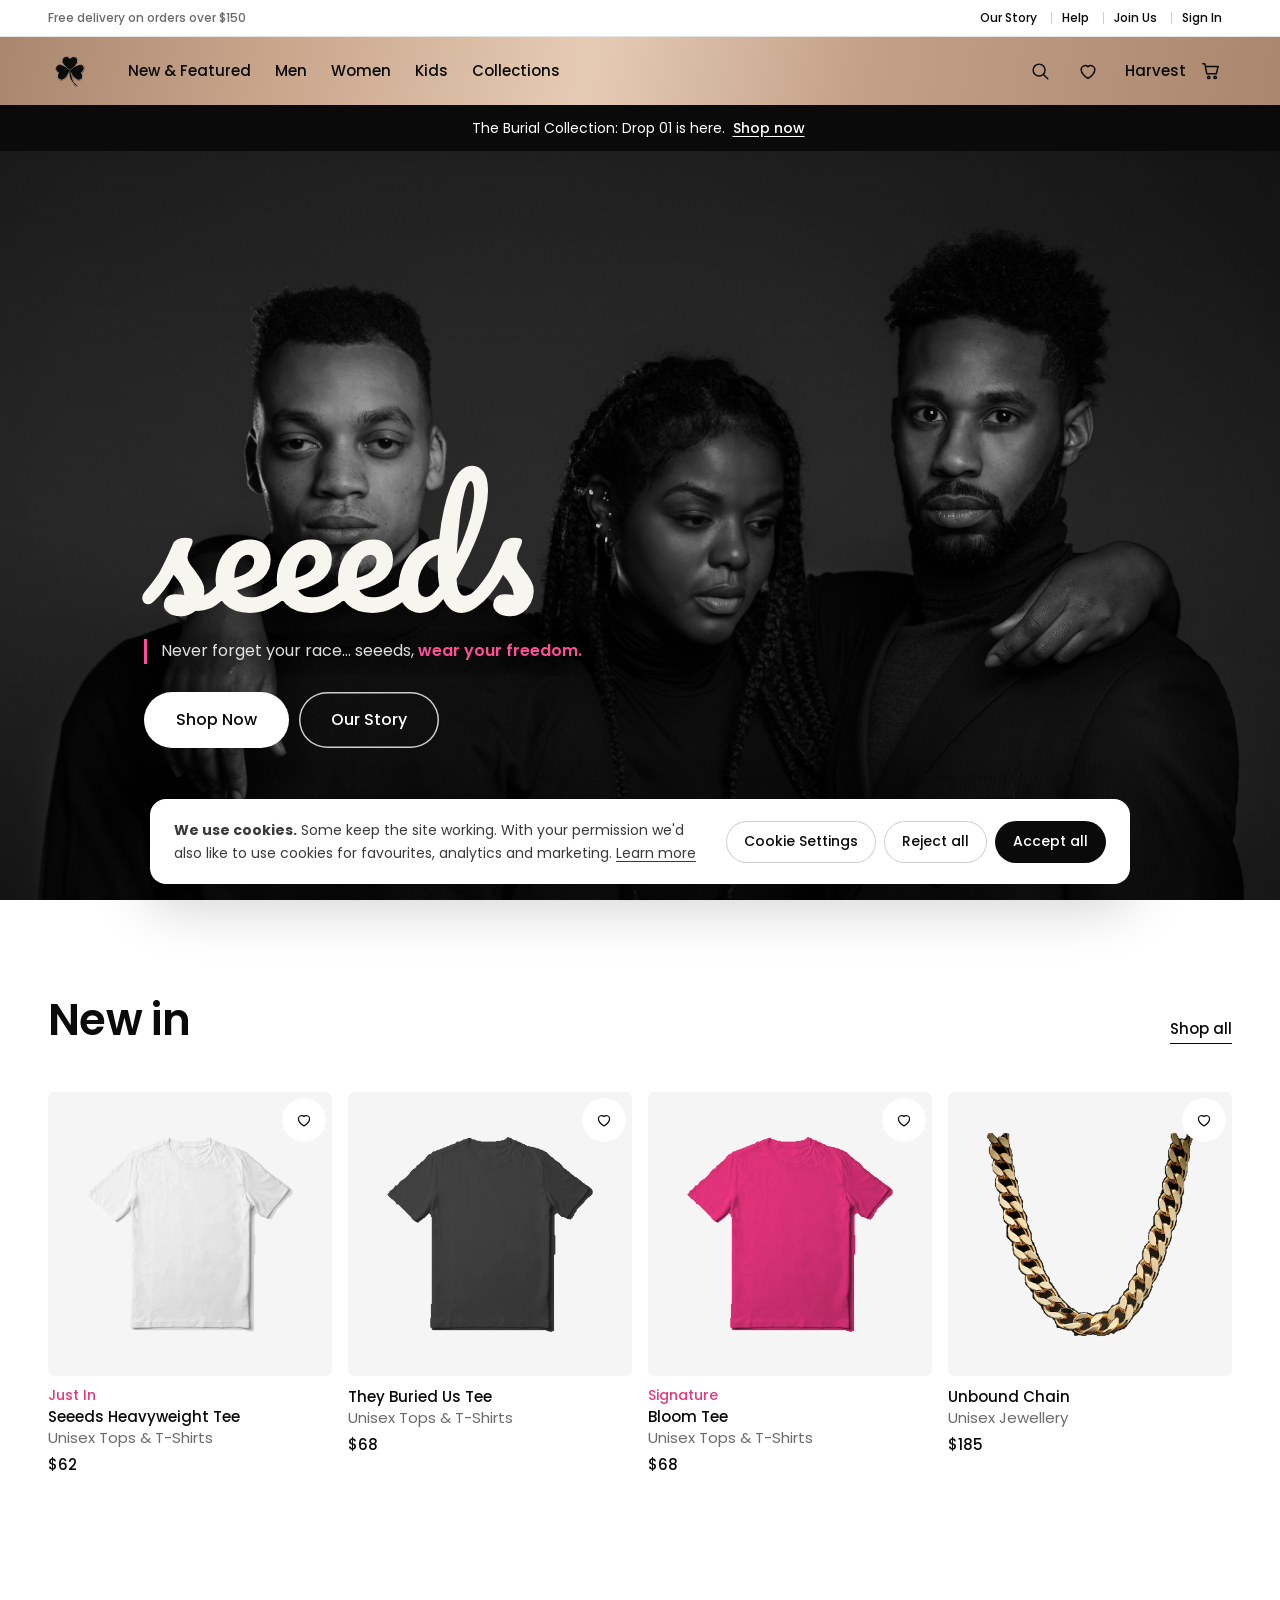
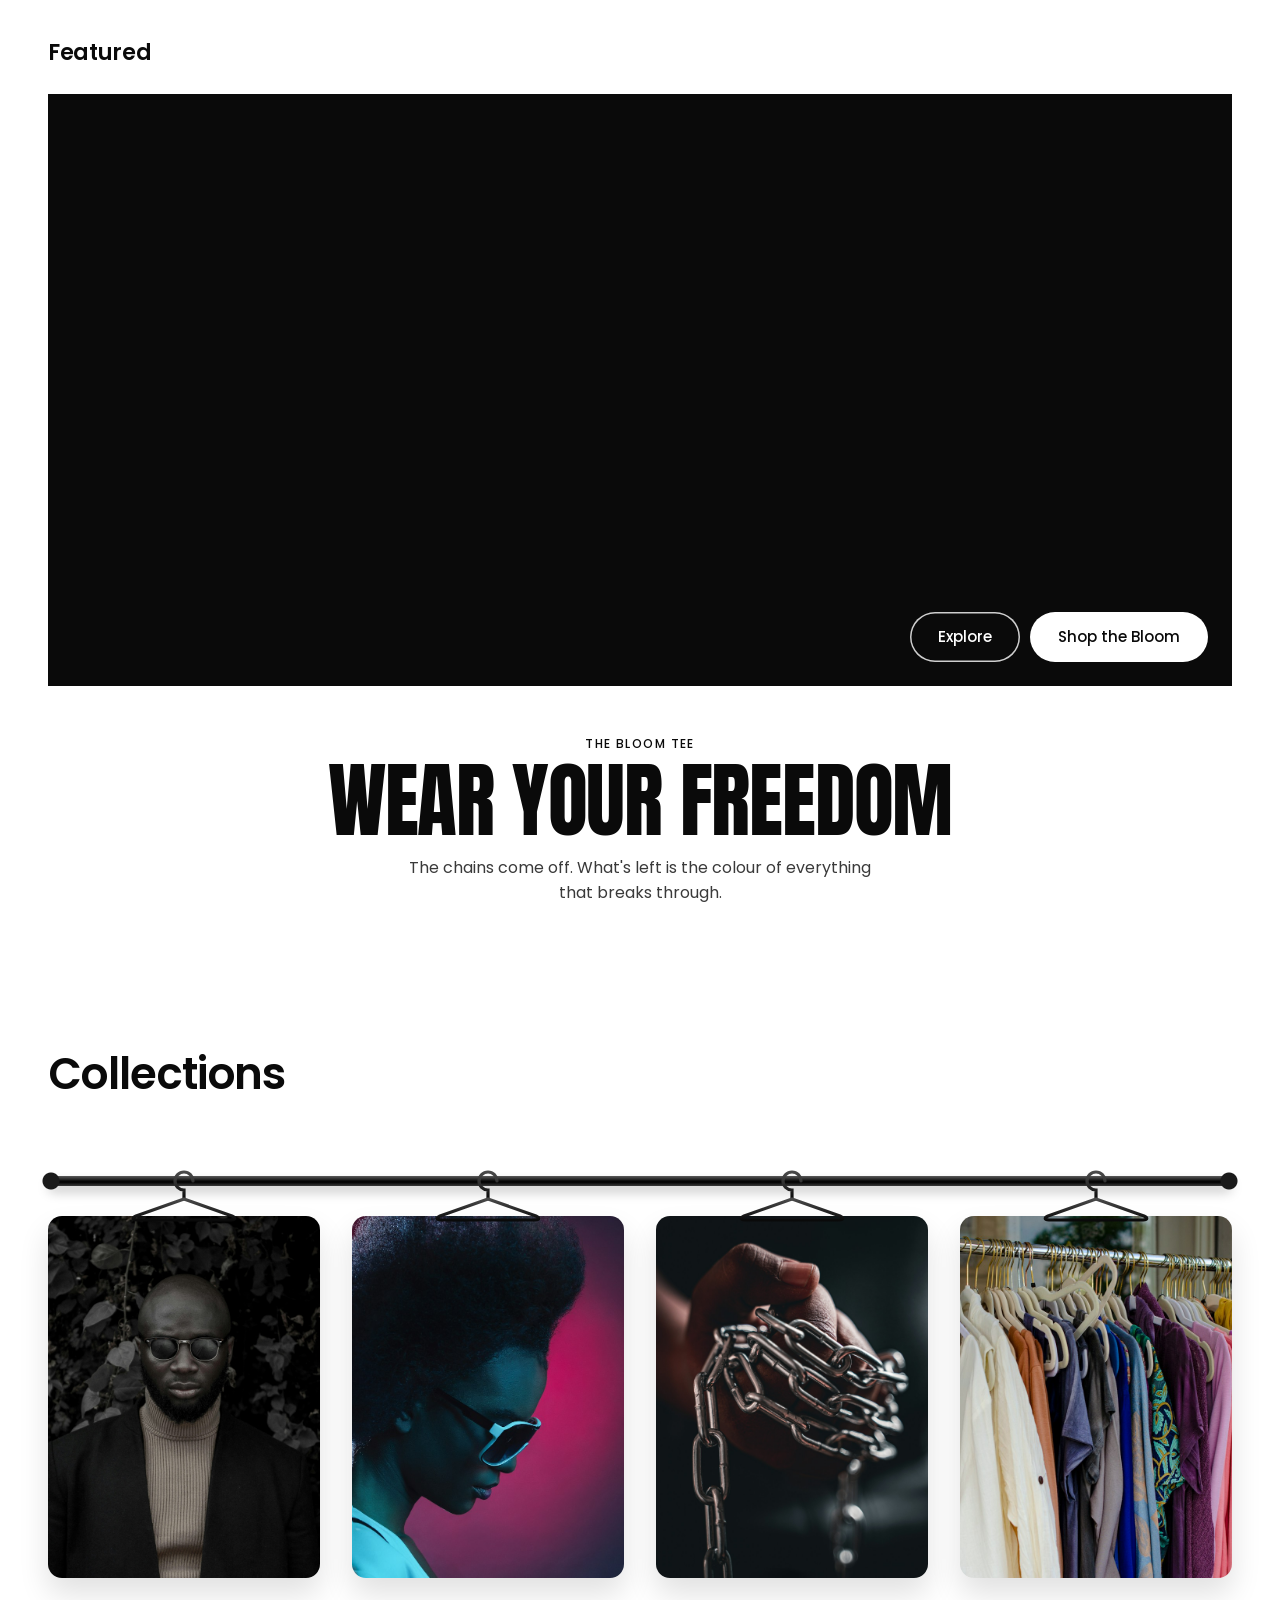
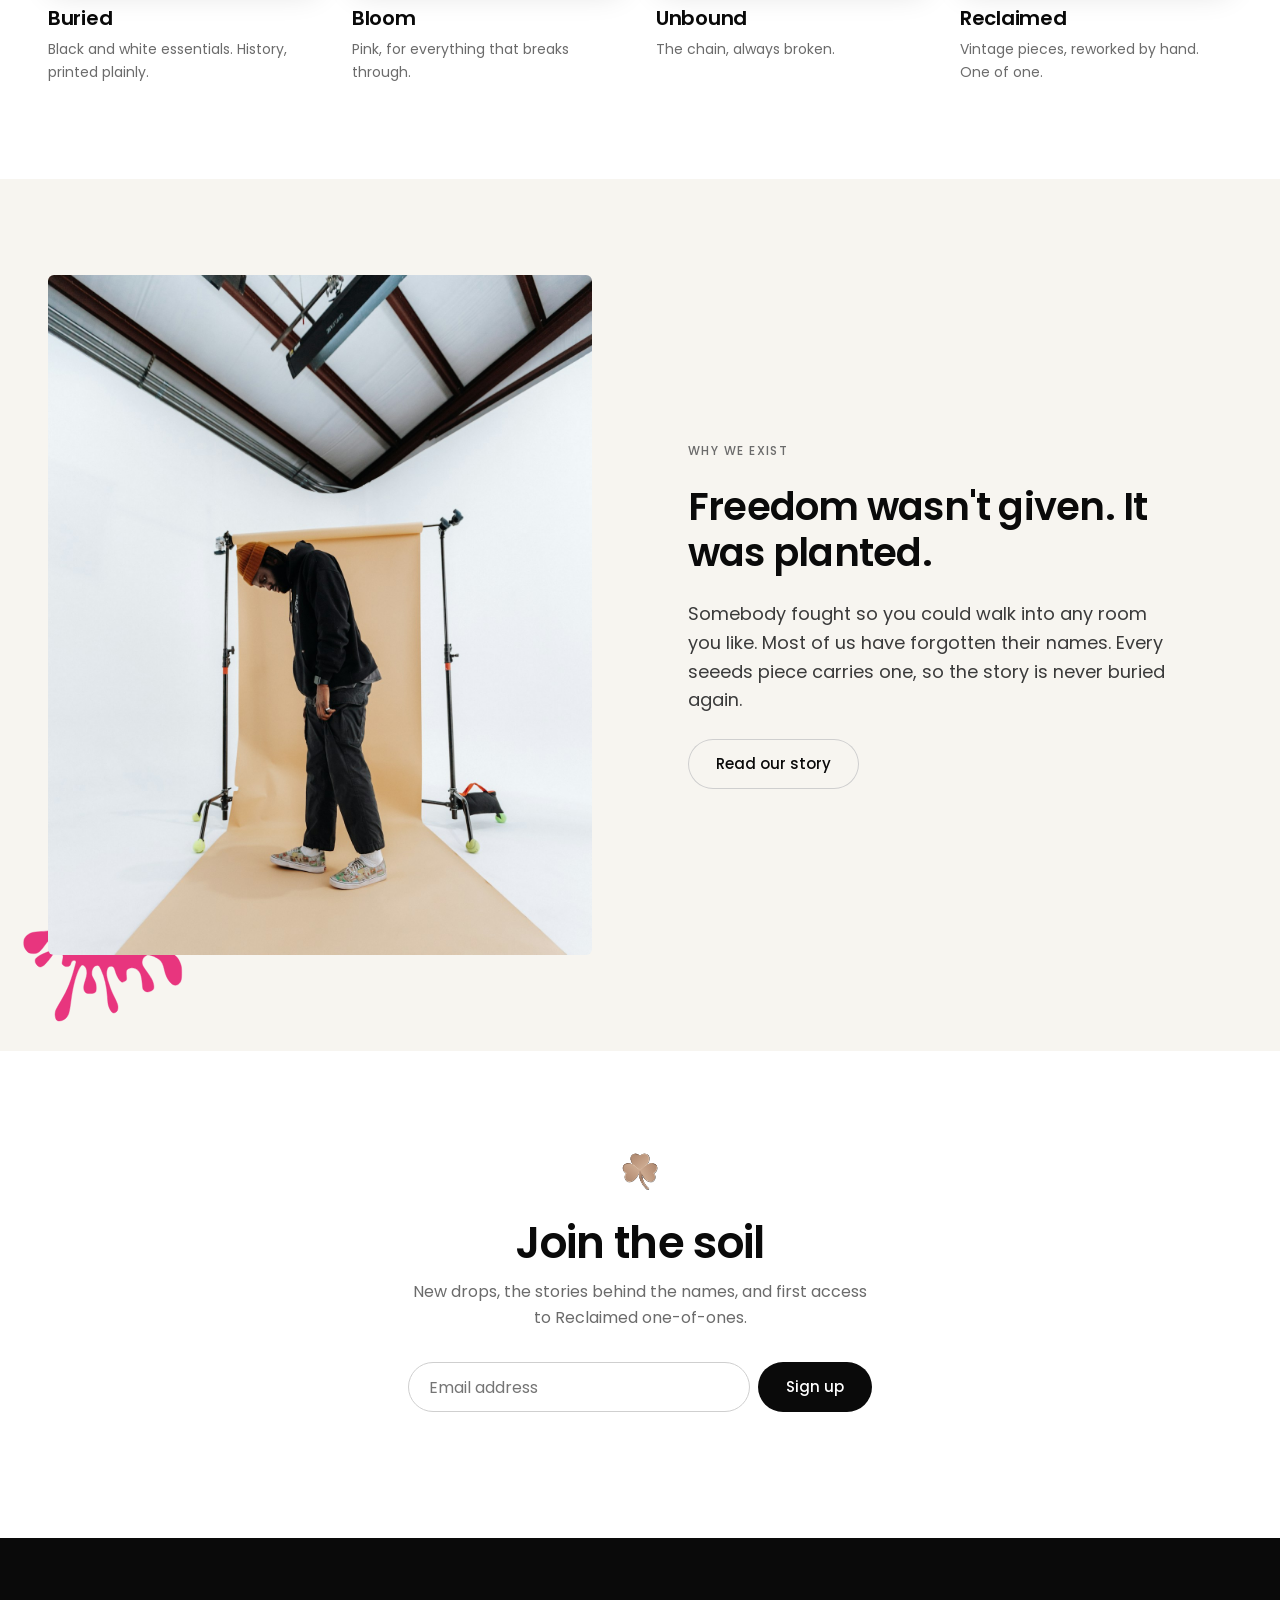
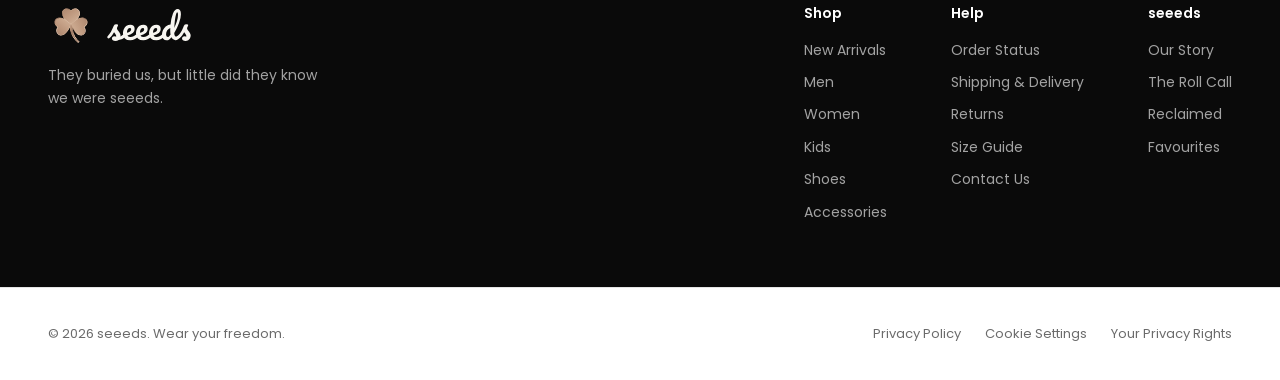
<file: index.html>
<!DOCTYPE html>
<html lang="en">
<head>
<meta charset="utf-8">
<meta name="viewport" content="width=device-width, initial-scale=1, viewport-fit=cover">
<title>seeeds — wear your freedom</title>
<meta name="description" content="seeeds is a clothing brand built to remember the freedom fighters. They buried us, but little did they know we were seeeds.">
<meta name="theme-color" content="#C9A68C">
<link rel="icon" href="assets/mark-gold.svg" type="image/svg+xml">
<link rel="preconnect" href="https://fonts.googleapis.com"><link rel="preconnect" href="https://fonts.gstatic.com" crossorigin>
<link href="https://fonts.googleapis.com/css2?family=Poppins:wght@400;500;600&family=Anton&family=Pacifico&display=swap" rel="stylesheet">
<link rel="stylesheet" href="css/seeeds.css">
</head>
<body data-page="home">
<div id="site-header"></div>
<main>

  <section class="hero">
    <img class="hero-img" src="assets/photos/hero-trio.jpg" alt="Three people dressed in black, standing close together">
    <div class="wrap">
      <h1 class="sr">They buried us, but little did they know we were seeeds</h1>
      <div class="hero-shift">
      <img class="hero-word" src="assets/wordmark-ivory.svg" alt="seeeds">
      <p class="hero-text">Never forget your race&hellip; seeeds, <span class="pink">wear your freedom.</span></p>
      <div class="actions"><a class="btn white" href="shop.html?new=1">Shop Now</a><a class="btn outline-w" href="story.html">Our Story</a></div>
      </div>
    </div>
  </section>

  <section class="section">
    <div class="wrap">
      <div class="head-row"><h2 class="h2">New in</h2><a class="link" href="shop.html?new=1">Shop all</a></div>
      <div class="grid four" id="featured"></div>
    </div>
  </section>

  <section class="ad">
    <div class="wrap">
      <h2 class="eyebrow-h">Featured</h2>
    </div>
    <div class="ad-media">
      <video id="ad-video" src="assets/video/hero-video.mp4" autoplay muted loop playsinline preload="metadata" aria-label="seeeds campaign film: a pink tee breaks free of its chains"></video>
      <div class="ad-cta"><a class="btn outline-w" href="shop.html?c=bloom">Explore</a><a class="btn white" href="product.html?id=bloom-tee">Shop the Bloom</a></div>
    </div>
    <div class="wrap ad-copy">
      <div class="label">The Bloom Tee</div>
      <h2 class="ad-title">Wear your freedom</h2>
      <p>The chains come off. What's left is the colour of everything that breaks through.</p>
    </div>
  </section>

  <section class="section rail-section">
    <div class="wrap">
      <div class="head-row"><h2 class="h2">Collections</h2></div>
      <div class="rail"><div class="collections" id="collections"></div></div>
    </div>
  </section>

  <section class="section tint">
    <div class="wrap split">
      <div class="media">
        <div class="splash"><img src="assets/splash/splash-02.svg" alt=""></div>
        <img class="photo" src="assets/photos/look-studio.jpg" alt="Man in black standing in a photo studio" loading="lazy">
      </div>
      <div class="copy">
        <div class="label">Why we exist</div>
        <blockquote class="motto">Freedom wasn't given. It was planted.</blockquote>
        <p class="lead">Somebody fought so you could walk into any room you like. Most of us have forgotten their names. Every seeeds piece carries one, so the story is never buried again.</p>
        <a class="btn light" href="story.html">Read our story</a>
      </div>
    </div>
  </section>

  <section class="section">
    <div class="wrap signup">
      <img class="mark" src="assets/mark-gold.svg" alt="">
      <h2 class="h2">Join the soil</h2>
      <p>New drops, the stories behind the names, and first access to Reclaimed one-of-ones.</p>
      <form id="signup" novalidate>
        <label class="sr" for="email">Email address</label>
        <input id="email" name="email" type="email" placeholder="Email address" autocomplete="email">
        <button class="btn" type="submit">Sign up</button>
      </form>
      <div class="note" id="signup-note" aria-live="polite"></div>
    </div>
  </section>
</main>
<div id="site-footer"></div>
<script src="js/data.js"></script>
<script src="js/app.js"></script>
</body>
</html>
</file>
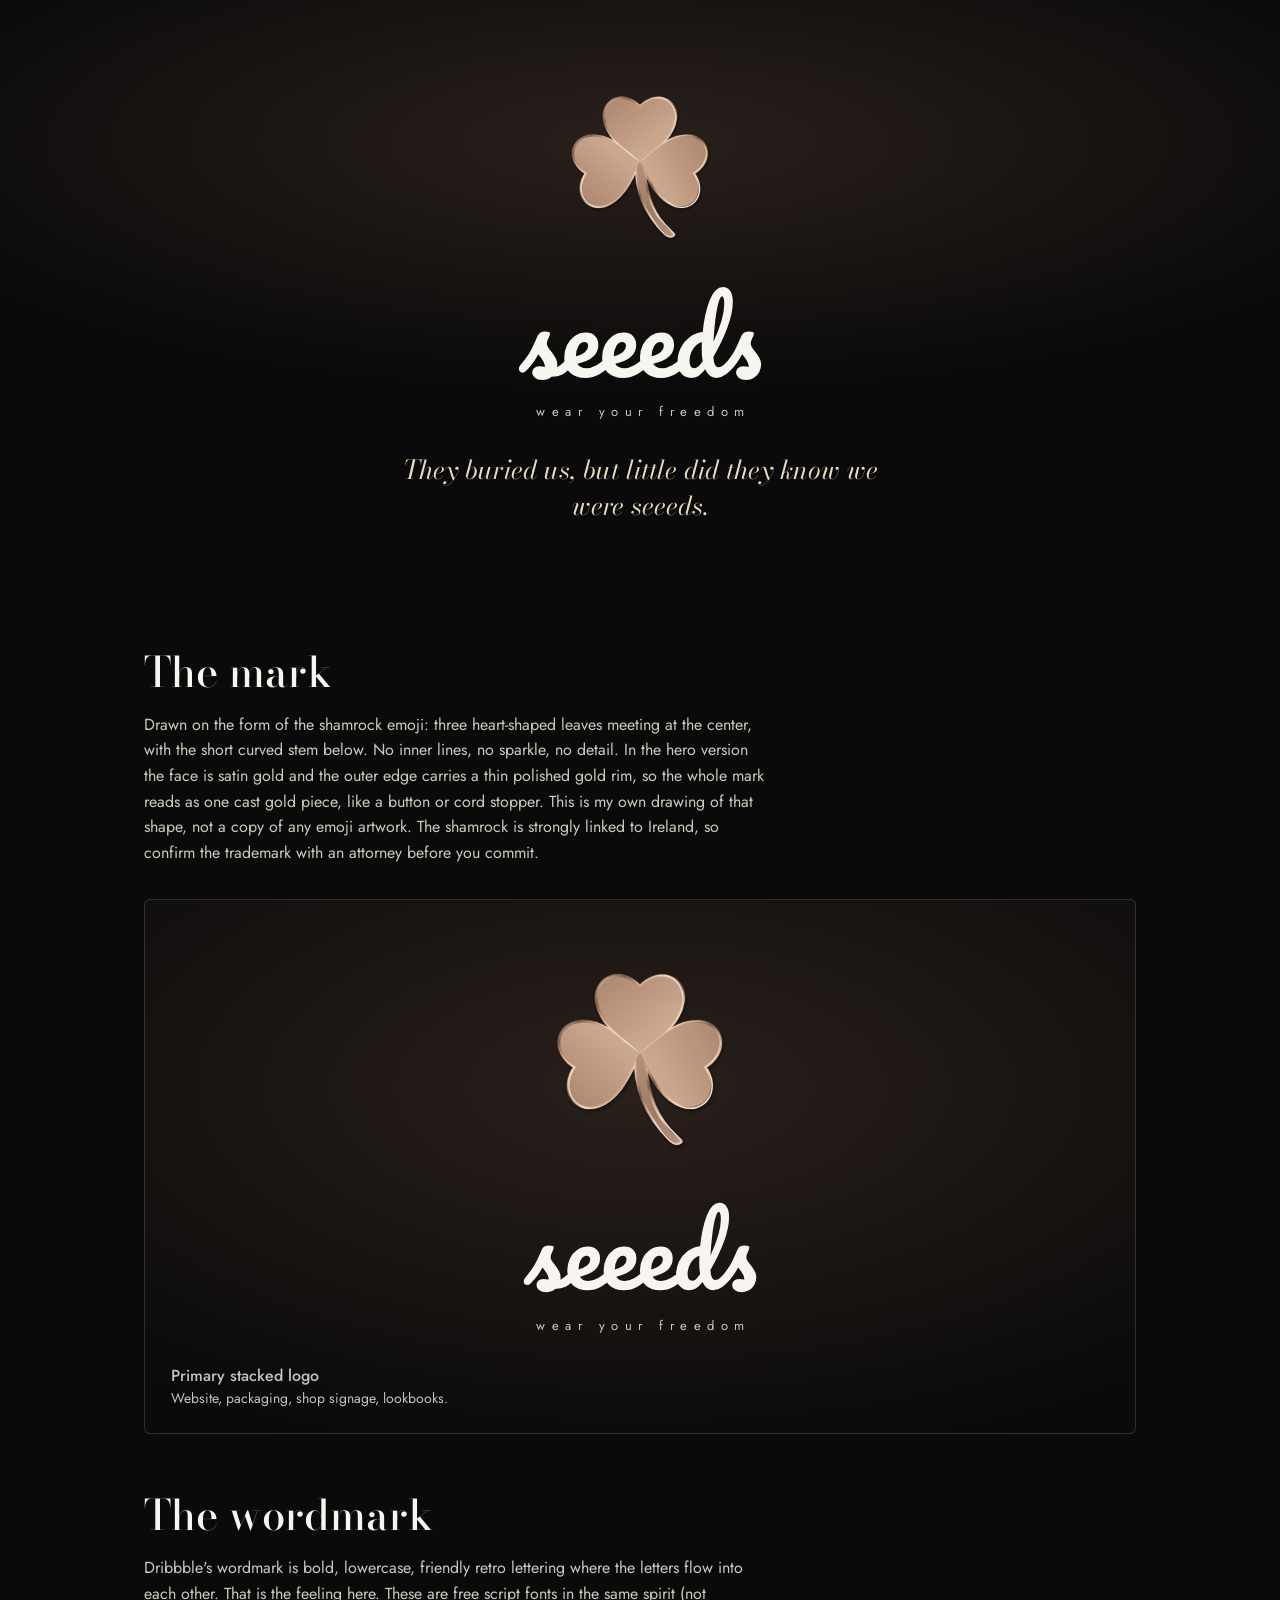
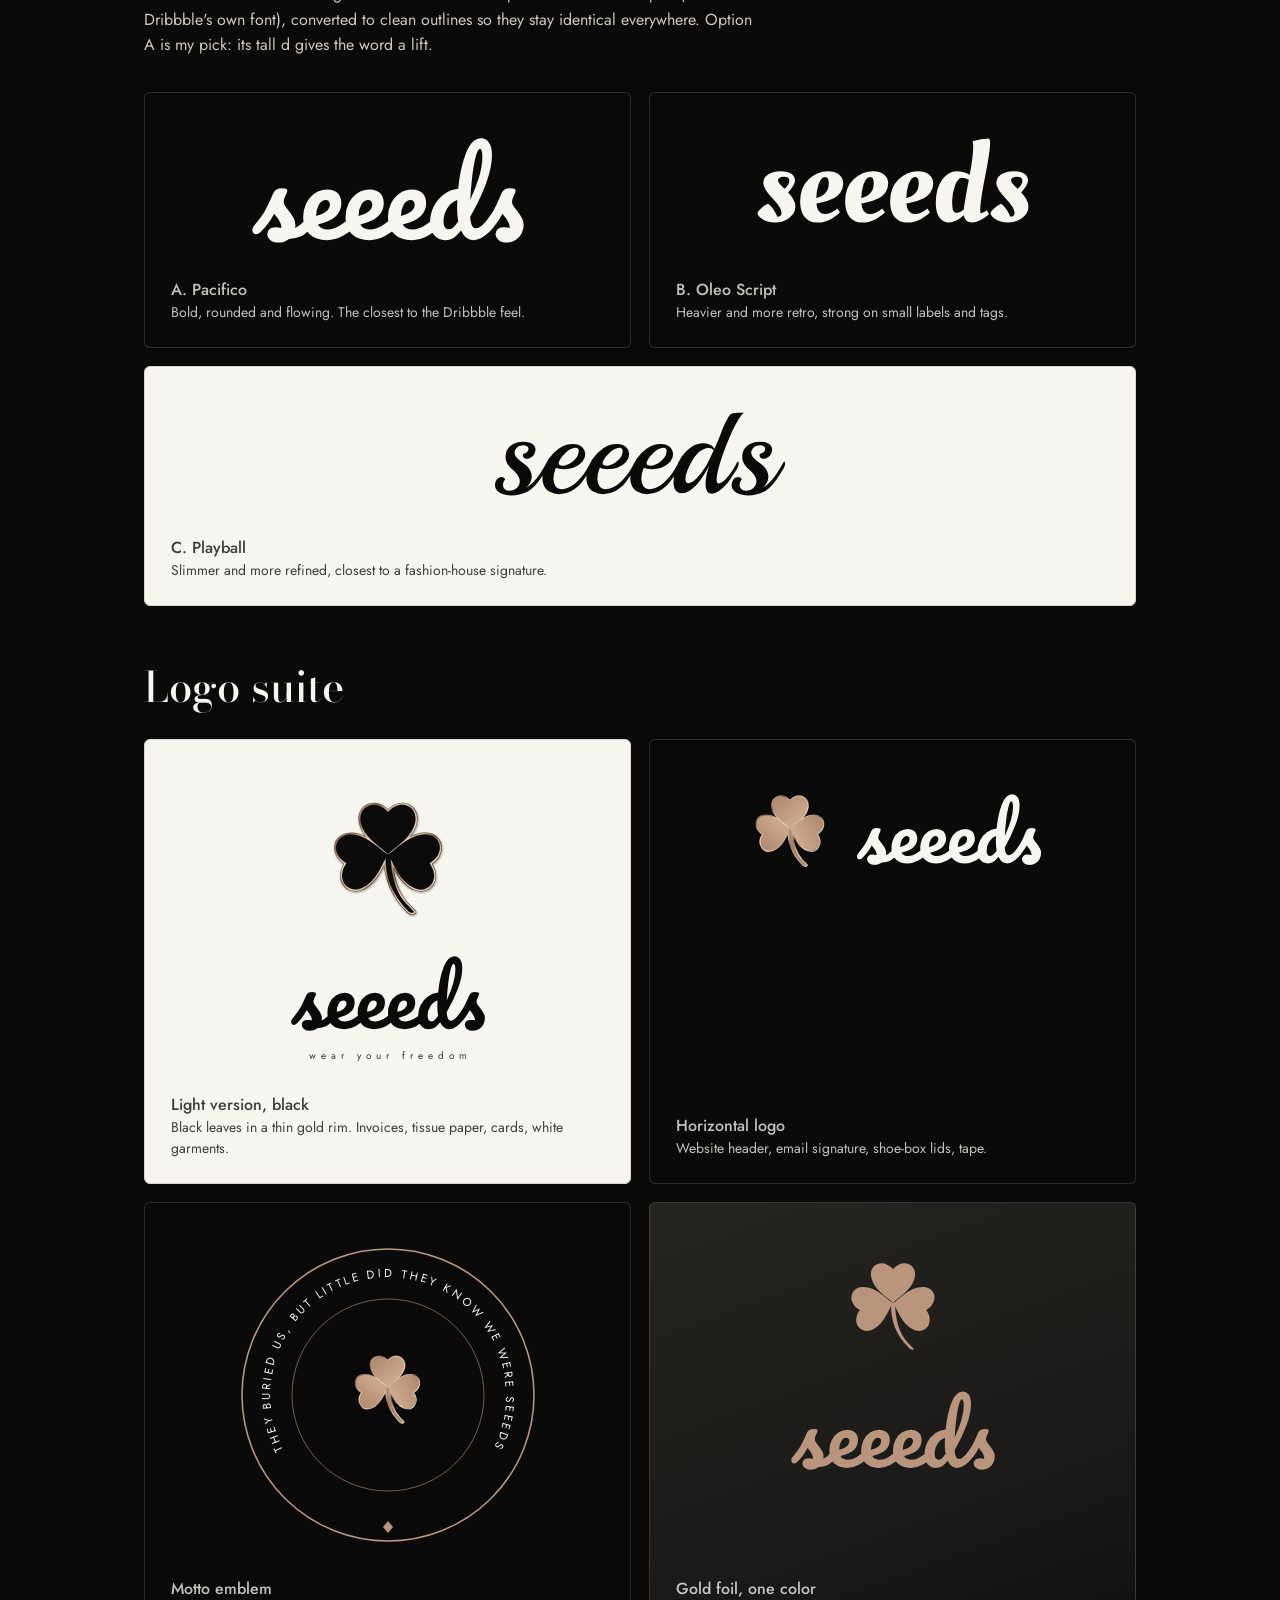
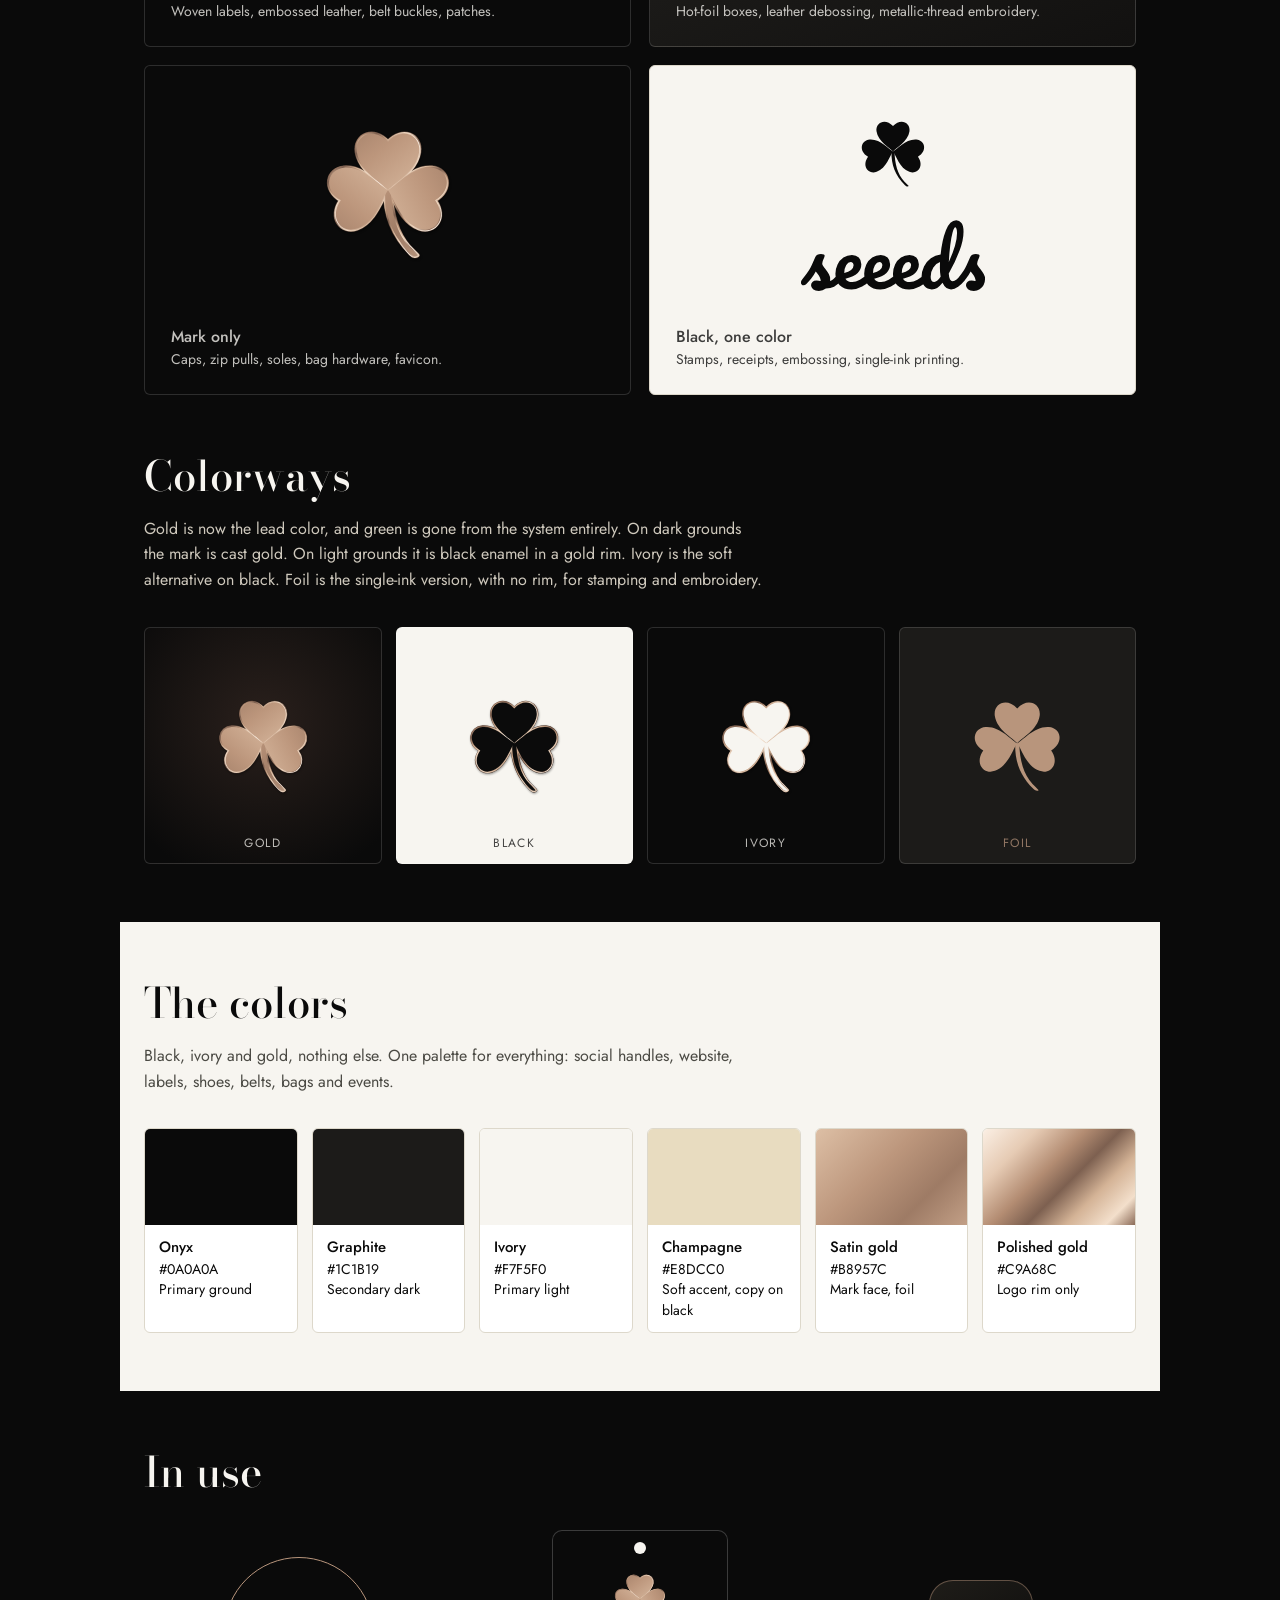
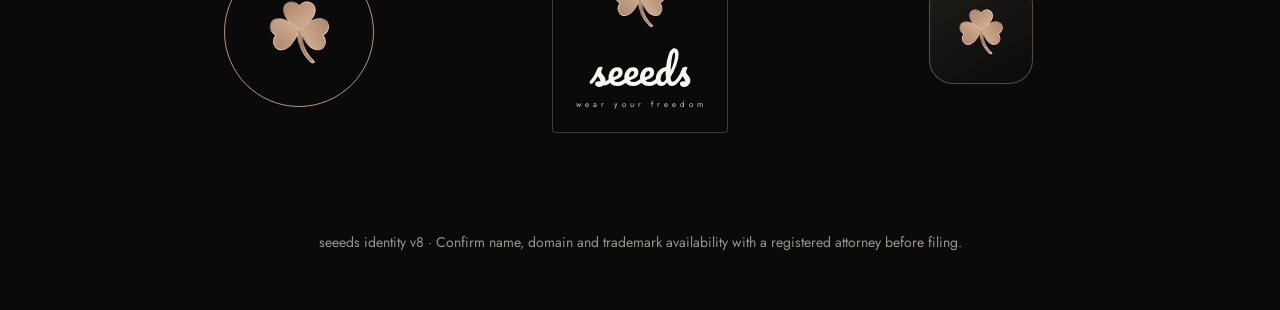
<file: brand.html>
<!DOCTYPE html>
<html lang="en"><head><meta charset="utf-8">
<meta name="viewport" content="width=device-width, initial-scale=1, viewport-fit=cover">
<title>seeeds — brand identity</title>
<link rel="preconnect" href="https://fonts.googleapis.com"><link rel="preconnect" href="https://fonts.gstatic.com" crossorigin>
<link href="https://fonts.googleapis.com/css2?family=Bodoni+Moda:ital,wght@0,500;1,500&family=Jost:wght@400;500&display=swap" rel="stylesheet">
<style>
:root{--onyx:#0A0A0A;--graphite:#1C1B19;--ivory:#F7F5F0;--champagne:#E8DCC0;--gold:#B8957C;box-sizing:border-box;padding-top:env(safe-area-inset-top,0px);padding-bottom:env(safe-area-inset-bottom,0px)}
html{scroll-padding-top:env(safe-area-inset-top,0px);background:var(--onyx)}
*,*:before,*:after{box-sizing:inherit}
body{margin:0;background:var(--onyx);color:var(--ivory);font:400 16px/1.6 Jost,"Helvetica Neue",Arial,sans-serif}
svg{display:block;max-width:100%;height:auto;overflow:visible}.m svg,.w svg{width:100%}svg svg{max-width:none}
.lock{display:flex;flex-direction:column;align-items:center;text-align:center}
.lock .m{width:var(--w,120px)}.lock .w{width:var(--ww,260px);margin-top:var(--gap,18px)}
.tg{font-size:var(--ts,12px);letter-spacing:.5em;margin-right:-.5em;margin-top:var(--tm,16px);opacity:.8;white-space:nowrap;line-height:1}
.row{flex-direction:row;gap:16px}.row .w{margin-top:0}
.ink-d{color:var(--ivory)}.ink-l{color:var(--onyx)}
.hero{padding:70px 24px 66px;text-align:center;background:radial-gradient(90% 60% at 50% 24%,#2A201C 0%,var(--onyx) 70%)}
.hero .lock{--w:190px;--ww:min(250px,70vw);--gap:24px;--ts:13px;--tm:22px}
.hero p{margin:34px auto 0;max-width:32ch;font-family:"Bodoni Moda",Georgia,serif;font-style:italic;font-size:clamp(19px,4.6vw,26px);line-height:1.4;color:var(--champagne)}
.wrap{max-width:1040px;margin:0 auto;padding:58px 24px}
h2{font-family:"Bodoni Moda",Georgia,serif;font-weight:500;font-size:clamp(28px,6vw,42px);line-height:1.12;margin:0 0 16px}
.lead{max-width:62ch;color:#cfc9bd;margin:0 0 34px}
.grid{display:grid;gap:18px;grid-template-columns:1fr}
@media(min-width:720px){.grid{grid-template-columns:1fr 1fr}.span{grid-column:span 2}}
.card{border-radius:6px;padding:42px 26px 24px;display:flex;flex-direction:column;justify-content:space-between;gap:32px;min-height:240px;border:1px solid rgba(255,255,255,.14)}
.card>svg,.card>.lock,.card>.m,.card>.w{margin:0 auto}
.card small{font-size:14px;opacity:.78;line-height:1.5}.card b{font-weight:500;display:block;font-size:16px}
.c-onyx{background:var(--onyx)}.c-ivory{background:var(--ivory);color:var(--onyx);border-color:#ddd8cb}.c-graphite{background:linear-gradient(160deg,#26241F,var(--graphite) 60%,#121110)}.c-glow{background:radial-gradient(80% 70% at 50% 35%,#2A201C,var(--onyx))}
.tiles{display:grid;gap:14px;grid-template-columns:1fr 1fr}
@media(min-width:720px){.tiles{grid-template-columns:repeat(4,1fr)}}
.tile{aspect-ratio:1;border-radius:6px;display:grid;place-items:center;border:1px solid rgba(255,255,255,.14);position:relative}
.tile .m{width:52%}.tile span{position:absolute;bottom:10px;left:0;right:0;text-align:center;font-size:12px;letter-spacing:.12em;opacity:.75}
.pal{display:grid;gap:14px;grid-template-columns:repeat(auto-fit,minmax(140px,1fr))}
.sw{border-radius:6px;overflow:hidden;border:1px solid #ddd8cb;background:#fff}
.sw i{display:block;height:96px}.sw div{padding:12px 14px;font-size:14px;line-height:1.45;color:var(--onyx)}.sw b{font-weight:500;display:block;font-size:15px}
.light{background:var(--ivory);color:var(--onyx)}.light .lead{color:#4b4a44}
.apps{display:grid;gap:30px;grid-template-columns:repeat(auto-fit,minmax(200px,1fr));align-items:center;justify-items:center;margin-top:34px}
.av{width:150px;height:150px;border-radius:50%;background:var(--onyx);border:1.5px solid var(--gold);display:grid;place-items:center}.av .m{width:56%}
.tag{width:176px;background:var(--onyx);border-radius:10px 10px 4px 4px;padding:34px 18px 24px;border:1px solid rgba(255,255,255,.2);position:relative;--w:70px;--ww:104px;--gap:12px;--ts:8px;--tm:12px}
.tag:before{content:"";position:absolute;top:11px;left:50%;width:12px;height:12px;margin-left:-6px;border-radius:50%;background:var(--ivory)}
.app{width:104px;height:104px;border-radius:24px;background:linear-gradient(150deg,#1F1D19,#0A0A0A);box-shadow:inset 0 0 0 1px rgba(184,149,124,.45);display:grid;place-items:center}.app .m{width:58%}
footer{padding:40px 24px 56px;text-align:center;color:#9a958c;font-size:14px}
</style></head><body>

<header class="hero"><div class="lock ink-d"><i class="m" data-m="gold"></i><i class="w" data-w="pac"></i><span class="tg">wear your freedom</span></div>
<p>They buried us, but little did they know we were seeeds.</p></header>

<section class="wrap"><h2>The mark</h2>
<p class="lead">Drawn on the form of the shamrock emoji: three heart-shaped leaves meeting at the center, with the short curved stem below. No inner lines, no sparkle, no detail. In the hero version the face is satin gold and the outer edge carries a thin polished gold rim, so the whole mark reads as one cast gold piece, like a button or cord stopper. This is my own drawing of that shape, not a copy of any emoji artwork. The shamrock is strongly linked to Ireland, so confirm the trademark with an attorney before you commit.</p>
<div class="grid">
<div class="card c-glow span"><div class="lock ink-d" style="--w:230px;--ww:min(290px,80%);--gap:28px;--ts:13px;--tm:24px"><i class="m" data-m="gold"></i><i class="w" data-w="pac"></i><span class="tg">wear your freedom</span></div><small><b>Primary stacked logo</b>Website, packaging, shop signage, lookbooks.</small></div>
</div></section>

<section class="wrap" style="padding-top:0"><h2>The wordmark</h2>
<p class="lead">Dribbble's wordmark is bold, lowercase, friendly retro lettering where the letters flow into each other. That is the feeling here. These are free script fonts in the same spirit (not Dribbble's own font), converted to clean outlines so they stay identical everywhere. Option A is my pick: its tall d gives the word a lift.</p>
<div class="grid">
<div class="card c-onyx"><i class="w ink-d" data-w="pac" style="width:min(280px,100%)"></i><small><b>A. Pacifico</b>Bold, rounded and flowing. The closest to the Dribbble feel.</small></div>
<div class="card c-onyx"><i class="w ink-d" data-w="oleo" style="width:min(280px,100%)"></i><small><b>B. Oleo Script</b>Heavier and more retro, strong on small labels and tags.</small></div>
<div class="card c-ivory span"><i class="w ink-l" data-w="play" style="width:min(300px,100%)"></i><small><b>C. Playball</b>Slimmer and more refined, closest to a fashion-house signature.</small></div>
</div></section>

<section class="wrap" style="padding-top:0"><h2>Logo suite</h2>
<div class="grid" style="margin-top:28px">
<div class="card c-ivory"><div class="lock ink-l" style="--w:150px;--ww:200px;--gap:22px;--ts:10px;--tm:18px"><i class="m" data-m="obsidian"></i><i class="w" data-w="pac"></i><span class="tg">wear your freedom</span></div><small><b>Light version, black</b>Black leaves in a thin gold rim. Invoices, tissue paper, cards, white garments.</small></div>
<div class="card c-onyx"><div class="lock ink-d row" style="--w:96px;--ww:190px"><i class="m" data-m="gold"></i><i class="w" data-w="pac"></i></div><small><b>Horizontal logo</b>Website header, email signature, shoe-box lids, tape.</small></div>
<div class="card c-onyx"><svg viewBox="0 0 300 300" width="300" role="img" aria-label="Circular motto emblem"><defs><path id="rg" d="M150 268A118 118 0 1 1 150 32 118 118 0 1 1 150 268"/></defs><circle cx="150" cy="150" r="146" fill="none" stroke="#B8957C" stroke-width="1.6"/><circle cx="150" cy="150" r="96" fill="none" stroke="#B8957C" stroke-width="1" opacity=".6"/><text fill="#F7F5F0" font-family="Jost,Arial,sans-serif" font-size="11.5" letter-spacing="3" text-anchor="middle"><textPath href="#rg" startOffset="50%">THEY BURIED US, BUT LITTLE DID THEY KNOW WE WERE SEEEDS</textPath></text><path d="M150 276l5 6-5 6-5-6z" fill="#B8957C"/><g data-m="gold" data-t="translate(104 98) scale(.38)"></g></svg><small><b>Motto emblem</b>Woven labels, embossed leather, belt buckles, patches.</small></div>
<div class="card c-graphite"><div class="lock" style="--w:120px;--ww:210px;--gap:24px;color:#B8957C"><i class="m" data-m="foil"></i><i class="w" data-w="pac"></i></div><small><b>Gold foil, one color</b>Hot-foil boxes, leather debossing, metallic-thread embroidery.</small></div>
<div class="card c-onyx"><i class="m" data-m="gold" style="width:170px"></i><small><b>Mark only</b>Caps, zip pulls, soles, bag hardware, favicon.</small></div>
<div class="card c-ivory"><div class="lock ink-l" style="--w:90px;--ww:190px;--gap:20px"><i class="m" data-m="black"></i><i class="w" data-w="pac"></i></div><small><b>Black, one color</b>Stamps, receipts, embossing, single-ink printing.</small></div>
</div></section>

<section class="wrap" style="padding-top:0"><h2>Colorways</h2>
<p class="lead">Gold is now the lead color, and green is gone from the system entirely. On dark grounds the mark is cast gold. On light grounds it is black enamel in a gold rim. Ivory is the soft alternative on black. Foil is the single-ink version, with no rim, for stamping and embroidery.</p>
<div class="tiles">
<div class="tile" style="background:radial-gradient(70% 70% at 50% 40%,#2A201C,#0A0A0A)"><i class="m" data-m="gold"></i><span>GOLD</span></div>
<div class="tile" style="background:#F7F5F0;color:#0A0A0A"><i class="m" data-m="obsidian"></i><span>BLACK</span></div>
<div class="tile" style="background:#0A0A0A"><i class="m" data-m="pearl"></i><span>IVORY</span></div>
<div class="tile" style="background:#1C1B19;color:#B8957C"><i class="m" data-m="foil"></i><span>FOIL</span></div>
</div></section>

<section class="wrap light"><h2>The colors</h2>
<p class="lead">Black, ivory and gold, nothing else. One palette for everything: social handles, website, labels, shoes, belts, bags and events.</p>
<div class="pal">
<div class="sw"><i style="background:#0A0A0A"></i><div><b>Onyx</b>#0A0A0A<br>Primary ground</div></div>
<div class="sw"><i style="background:#1C1B19"></i><div><b>Graphite</b>#1C1B19<br>Secondary dark</div></div>
<div class="sw"><i style="background:#F7F5F0"></i><div><b>Ivory</b>#F7F5F0<br>Primary light</div></div>
<div class="sw"><i style="background:#E8DCC0"></i><div><b>Champagne</b>#E8DCC0<br>Soft accent, copy on black</div></div>
<div class="sw"><i style="background:linear-gradient(135deg,#DDBFA5,#BC967C 42%,#9E7B65 72%,#C29F86)"></i><div><b>Satin gold</b>#B8957C<br>Mark face, foil</div></div>
<div class="sw"><i style="background:linear-gradient(135deg,#FBEFE4,#E6CBB4 22%,#B38C72 42%,#7D6050 56%,#D4B396 72%,#F3DFCB 88%,#8C6C59)"></i><div><b>Polished gold</b>#C9A68C<br>Logo rim only</div></div>
</div></section>

<section class="wrap"><h2>In use</h2>
<div class="apps">
<div class="av"><i class="m" data-m="gold"></i></div>
<div class="tag lock ink-d"><i class="m" data-m="gold"></i><i class="w" data-w="pac"></i><span class="tg">wear your freedom</span></div>
<div class="app"><i class="m" data-m="gold"></i></div>
</div></section>
<footer>seeeds identity v8 · Confirm name, domain and trademark availability with a registered attorney before filing.</footer>

<script>
const WM={"pac": {"d": "M127 -51Q127 -77 146 -96Q165 -115 202 -115Q215 -115 232.5 -112.5Q250 -110 259 -109Q258 -135 247.5 -158Q237 -181 221 -202.5Q205 -224 191 -240Q160 -181 129.5 -142Q99 -103 63 -68Q45 -50 25 -50Q9 -50 -1 -61.5Q-11 -73 -11 -90Q-11 -110 3 -127L16 -143Q71 -211 99 -255Q116 -284 139 -332.5Q162 -381 184 -433Q203 -477 263 -477Q291 -477 302 -472Q313 -467 313 -456Q313 -450 309 -437Q305 -424 298 -411Q280 -375 280 -350Q280 -335 290.5 -317Q301 -299 323 -272Q355 -230 371.5 -200.5Q388 -171 388 -136Q388 -126 386 -108Q435 -127 501 -209Q513 -223 528 -223Q541 -223 548.5 -211Q556 -199 556 -178Q556 -140 537 -116Q487 -54 441.5 -31.5Q396 -9 329 -7Q289 27 234 27Q182 27 154.5 3Q127 -21 127 -51ZM949 -178Q949 -138 930 -116Q893 -71 825.5 -33Q758 5 681 5Q576 5 518 -52Q460 -109 460 -208Q460 -277 489 -336.5Q518 -396 569.5 -431Q621 -466 686 -466Q744 -466 779 -431.5Q814 -397 814 -338Q814 -269 764.5 -219.5Q715 -170 597 -141Q622 -95 692 -95Q737 -95 794.5 -126.5Q852 -158 894 -209Q906 -223 921 -223Q934 -223 941.5 -211Q949 -199 949 -178ZM581 -221V-219Q640 -233 674 -261Q708 -289 708 -326Q708 -345 697.5 -356.5Q687 -368 669 -368Q632 -368 606.5 -325Q581 -282 581 -221ZM1342 -178Q1342 -138 1323 -116Q1286 -71 1218.5 -33Q1151 5 1074 5Q969 5 911 -52Q853 -109 853 -208Q853 -277 882 -336.5Q911 -396 962.5 -431Q1014 -466 1079 -466Q1137 -466 1172 -431.5Q1207 -397 1207 -338Q1207 -269 1157.5 -219.5Q1108 -170 990 -141Q1015 -95 1085 -95Q1130 -95 1187.5 -126.5Q1245 -158 1287 -209Q1299 -223 1314 -223Q1327 -223 1334.5 -211Q1342 -199 1342 -178ZM974 -221V-219Q1033 -233 1067 -261Q1101 -289 1101 -326Q1101 -345 1090.5 -356.5Q1080 -368 1062 -368Q1025 -368 999.5 -325Q974 -282 974 -221ZM1735 -178Q1735 -138 1716 -116Q1679 -71 1611.5 -33Q1544 5 1467 5Q1362 5 1304 -52Q1246 -109 1246 -208Q1246 -277 1275 -336.5Q1304 -396 1355.5 -431Q1407 -466 1472 -466Q1530 -466 1565 -431.5Q1600 -397 1600 -338Q1600 -269 1550.5 -219.5Q1501 -170 1383 -141Q1408 -95 1478 -95Q1523 -95 1580.5 -126.5Q1638 -158 1680 -209Q1692 -223 1707 -223Q1720 -223 1727.5 -211Q1735 -199 1735 -178ZM1367 -221V-219Q1426 -233 1460 -261Q1494 -289 1494 -326Q1494 -345 1483.5 -356.5Q1473 -368 1455 -368Q1418 -368 1392.5 -325Q1367 -282 1367 -221ZM2245 -178Q2245 -138 2226 -116Q2185 -66 2136 -30.5Q2087 5 2039 5Q1963 5 1923 -84Q1881 -31 1849.5 -13Q1818 5 1776 5Q1715 5 1675.5 -40.5Q1636 -86 1636 -159Q1636 -239 1670 -307.5Q1704 -376 1763.5 -419.5Q1823 -463 1897 -471Q1916 -665 1969.5 -802.5Q2023 -940 2110 -940Q2153 -940 2181.5 -901Q2210 -862 2210 -783Q2210 -671 2155 -521Q2100 -371 2008 -213Q2012 -155 2025.5 -130Q2039 -105 2060 -105Q2087 -105 2115 -129Q2143 -153 2190 -209Q2202 -223 2217 -223Q2230 -223 2237.5 -211Q2245 -199 2245 -178ZM2009 -370Q2121 -614 2121 -762Q2121 -800 2114.5 -821Q2108 -842 2099 -842Q2080 -842 2061 -774.5Q2042 -707 2028.5 -598Q2015 -489 2009 -370ZM1897 -169Q1887 -223 1887 -290Q1887 -314 1889 -368Q1834 -351 1797.5 -294.5Q1761 -238 1761 -169Q1761 -96 1811 -96Q1830 -96 1849 -111.5Q1868 -127 1897 -169ZM2243 -51Q2243 -77 2262 -96Q2281 -115 2318 -115Q2331 -115 2348.5 -112.5Q2366 -110 2375 -109Q2374 -135 2363.5 -158Q2353 -181 2337 -202.5Q2321 -224 2307 -240Q2276 -181 2245.5 -142Q2215 -103 2179 -68Q2161 -50 2141 -50Q2125 -50 2115 -61.5Q2105 -73 2105 -90Q2105 -110 2119 -127L2132 -143Q2187 -211 2215 -255Q2233 -284 2251.5 -324Q2270 -364 2300 -433Q2319 -477 2379 -477Q2407 -477 2418 -472Q2429 -467 2429 -456Q2429 -450 2425 -437Q2421 -424 2414 -411Q2396 -375 2396 -350Q2396 -335 2406.5 -317Q2417 -299 2439 -272Q2471 -230 2487.5 -200.5Q2504 -171 2504 -136Q2504 -94 2484.5 -56.5Q2465 -19 2430 4Q2395 27 2350 27Q2298 27 2270.5 3Q2243 -21 2243 -51Z", "vb": [-51, -970, 2595, 1027]}, "oleo": {"d": "M339 -131Q339 -68 283.5 -28Q228 12 157 12Q86 12 44.5 -18Q3 -48 3 -71Q3 -85 38 -116.5Q73 -148 97 -155Q147 -118 179 -38Q216 -41 216 -73Q216 -119 135 -203.5Q54 -288 54 -338Q54 -388 99 -415.5Q144 -443 207.5 -443Q271 -443 303 -420.5Q335 -398 335 -359.5Q335 -321 274 -253Q281 -246 292 -234.5Q303 -223 321 -191Q339 -159 339 -131ZM237 -394Q214 -394 199 -384.5Q184 -375 184 -363Q184 -341 228 -301L243 -288Q285 -324 285 -359Q285 -394 237 -394ZM381 -173Q381 -298 456.5 -370.5Q532 -443 628 -443Q687 -443 725 -414Q763 -385 763 -336.5Q763 -288 738.5 -255Q714 -222 679 -204Q608 -169 549 -160L525 -157Q532 -63 602 -63Q626 -63 653 -75Q680 -87 695 -99L710 -111L734 -79Q726 -68 702 -50Q678 -32 657 -20Q599 12 530 12Q461 12 421 -37Q381 -86 381 -173ZM603 -391Q565 -391 544.5 -326.5Q524 -262 524 -206Q575 -215 605 -249Q635 -283 635 -337Q635 -391 603 -391ZM780 -173Q780 -298 855.5 -370.5Q931 -443 1027 -443Q1086 -443 1124 -414Q1162 -385 1162 -336.5Q1162 -288 1137.5 -255Q1113 -222 1078 -204Q1007 -169 948 -160L924 -157Q931 -63 1001 -63Q1025 -63 1052 -75Q1079 -87 1094 -99L1109 -111L1133 -79Q1125 -68 1101 -50Q1077 -32 1056 -20Q998 12 929 12Q860 12 820 -37Q780 -86 780 -173ZM1002 -391Q964 -391 943.5 -326.5Q923 -262 923 -206Q974 -215 1004 -249Q1034 -283 1034 -337Q1034 -391 1002 -391ZM1179 -173Q1179 -298 1254.5 -370.5Q1330 -443 1426 -443Q1485 -443 1523 -414Q1561 -385 1561 -336.5Q1561 -288 1536.5 -255Q1512 -222 1477 -204Q1406 -169 1347 -160L1323 -157Q1330 -63 1400 -63Q1424 -63 1451 -75Q1478 -87 1493 -99L1508 -111L1532 -79Q1524 -68 1500 -50Q1476 -32 1455 -20Q1397 12 1328 12Q1259 12 1219 -37Q1179 -86 1179 -173ZM1401 -391Q1363 -391 1342.5 -326.5Q1322 -262 1322 -206Q1373 -215 1403 -249Q1433 -283 1433 -337Q1433 -391 1401 -391ZM2056 -61Q1971 12 1906.5 12Q1842 12 1832 -52Q1802 -22 1765 -5Q1728 12 1700 12Q1652 12 1618 -30Q1584 -72 1584 -160Q1584 -292 1640 -367.5Q1696 -443 1766.5 -443Q1837 -443 1885 -411Q1916 -573 1916 -666L1911 -708Q1986 -734 2058 -734Q2066 -717 2066 -695Q2066 -622 2022 -398.5Q1978 -175 1978 -95Q1978 -71 1989 -71Q1995 -71 2027 -90L2037 -96ZM1815 -384Q1780 -384 1754.5 -315Q1729 -246 1729 -178.5Q1729 -111 1738.5 -92Q1748 -73 1767 -73Q1800 -73 1832 -100Q1835 -140 1877 -366Q1843 -384 1815 -384ZM2406 -131Q2406 -68 2350.5 -28Q2295 12 2224 12Q2153 12 2111.5 -18Q2070 -48 2070 -71Q2070 -85 2105 -116.5Q2140 -148 2164 -155Q2214 -118 2246 -38Q2283 -41 2283 -73Q2283 -119 2202 -203.5Q2121 -288 2121 -338Q2121 -388 2166 -415.5Q2211 -443 2274.5 -443Q2338 -443 2370 -420.5Q2402 -398 2402 -359.5Q2402 -321 2341 -253Q2348 -246 2359 -234.5Q2370 -223 2388 -191Q2406 -159 2406 -131ZM2304 -394Q2281 -394 2266 -384.5Q2251 -375 2251 -363Q2251 -341 2295 -301L2310 -288Q2352 -324 2352 -359Q2352 -394 2304 -394Z", "vb": [-37, -764, 2483, 806]}, "play": {"d": "M157 20Q123 20 93 11Q63 2 44 -17Q25 -36 25 -65Q25 -87 38.5 -108Q52 -129 77 -129Q88 -129 97 -124Q106 -119 109 -111Q108 -110 104 -104.5Q100 -99 99 -97Q90 -79 90 -64Q90 -43 105.5 -30Q121 -17 146 -17Q179 -18 203.5 -40.5Q228 -63 228 -94Q228 -112 220 -128Q207 -155 185.5 -174.5Q164 -194 144.5 -214Q125 -234 116 -262Q112 -275 112 -294Q112 -313 117 -331.5Q122 -350 132 -363Q146 -382 174 -398Q209 -417 256 -417Q287 -417 311 -409Q329 -403 342.5 -389.5Q356 -376 356 -354Q356 -329 340.5 -306.5Q325 -284 296 -279Q278 -277 264 -285.5Q250 -294 254 -318Q281 -324 293 -340Q299 -349 299 -358Q299 -375 285.5 -381.5Q272 -388 260 -388Q245 -388 231.5 -384.5Q218 -381 207 -373Q185 -354 185 -329Q185 -325 186.5 -320Q188 -315 189 -310Q194 -297 204 -286Q214 -275 224 -267Q249 -249 275.5 -228Q302 -207 315 -177Q325 -156 325 -134Q325 -104 310 -79.5Q295 -55 276 -41Q309 -55 340.5 -90.5Q372 -126 395 -161Q410 -184 422.5 -204.5Q435 -225 448 -250Q452 -257 455 -257Q461 -257 461 -240Q461 -233 458.5 -223Q456 -213 451 -203Q433 -173 417 -147.5Q401 -122 378 -92Q332 -31 280 -5.5Q228 20 157 20ZM645 -14Q599 10 548 10Q505 10 468 -11Q431 -32 418 -78Q412 -99 412 -122Q412 -160 425.5 -200.5Q439 -241 461 -275Q495 -328 547 -363Q599 -398 662 -398Q709 -398 735 -374Q761 -350 761 -318Q761 -280 735.5 -251.5Q710 -223 669 -208Q649 -201 626.5 -197.5Q604 -194 584 -194Q543 -194 521 -205Q502 -156 502 -115Q502 -78 519 -54.5Q536 -31 573 -31Q604 -31 634.5 -48Q665 -65 691.5 -90Q718 -115 736 -138Q750 -155 760 -170Q770 -185 781 -204.5Q792 -224 807 -253Q811 -260 814 -260Q820 -260 820 -244Q820 -235 817.5 -224.5Q815 -214 809 -203Q795 -178 775.5 -148.5Q756 -119 736 -92Q718 -68 695 -48Q672 -28 645 -14ZM554 -227Q559 -224 565 -223Q571 -222 577 -222Q597 -222 617 -231.5Q637 -241 651 -251Q674 -267 690 -289Q706 -311 708 -339Q709 -351 702.5 -359.5Q696 -368 680 -368Q672 -368 660 -365Q644 -361 628 -350Q612 -339 597 -324Q592 -319 579.5 -304.5Q567 -290 556 -272.5Q545 -255 545 -242Q545 -231 554 -227ZM1003 -14Q957 10 906 10Q863 10 826 -11Q789 -32 776 -78Q770 -99 770 -122Q770 -160 783.5 -200.5Q797 -241 819 -275Q853 -328 905 -363Q957 -398 1020 -398Q1067 -398 1093 -374Q1119 -350 1119 -318Q1119 -280 1093.5 -251.5Q1068 -223 1027 -208Q1007 -201 984.5 -197.5Q962 -194 942 -194Q901 -194 879 -205Q860 -156 860 -115Q860 -78 877 -54.5Q894 -31 931 -31Q962 -31 992.5 -48Q1023 -65 1049.5 -90Q1076 -115 1094 -138Q1108 -155 1118 -170Q1128 -185 1139 -204.5Q1150 -224 1165 -253Q1169 -260 1172 -260Q1178 -260 1178 -244Q1178 -235 1175.5 -224.5Q1173 -214 1167 -203Q1153 -178 1133.5 -148.5Q1114 -119 1094 -92Q1076 -68 1053 -48Q1030 -28 1003 -14ZM912 -227Q917 -224 923 -223Q929 -222 935 -222Q955 -222 975 -231.5Q995 -241 1009 -251Q1032 -267 1048 -289Q1064 -311 1066 -339Q1067 -351 1060.5 -359.5Q1054 -368 1038 -368Q1030 -368 1018 -365Q1002 -361 986 -350Q970 -339 955 -324Q950 -319 937.5 -304.5Q925 -290 914 -272.5Q903 -255 903 -242Q903 -231 912 -227ZM1361 -14Q1315 10 1264 10Q1221 10 1184 -11Q1147 -32 1134 -78Q1128 -99 1128 -122Q1128 -160 1141.5 -200.5Q1155 -241 1177 -275Q1211 -328 1263 -363Q1315 -398 1378 -398Q1425 -398 1451 -374Q1477 -350 1477 -318Q1477 -280 1451.5 -251.5Q1426 -223 1385 -208Q1365 -201 1342.5 -197.5Q1320 -194 1300 -194Q1259 -194 1237 -205Q1218 -156 1218 -115Q1218 -78 1235 -54.5Q1252 -31 1289 -31Q1320 -31 1350.5 -48Q1381 -65 1407.5 -90Q1434 -115 1452 -138Q1466 -155 1476 -170Q1486 -185 1497 -204.5Q1508 -224 1523 -253Q1527 -260 1530 -260Q1536 -260 1536 -244Q1536 -235 1533.5 -224.5Q1531 -214 1525 -203Q1511 -178 1491.5 -148.5Q1472 -119 1452 -92Q1434 -68 1411 -48Q1388 -28 1361 -14ZM1270 -227Q1275 -224 1281 -223Q1287 -222 1293 -222Q1313 -222 1333 -231.5Q1353 -241 1367 -251Q1390 -267 1406 -289Q1422 -311 1424 -339Q1425 -351 1418.5 -359.5Q1412 -368 1396 -368Q1388 -368 1376 -365Q1360 -361 1344 -350Q1328 -339 1313 -324Q1308 -319 1295.5 -304.5Q1283 -290 1272 -272.5Q1261 -255 1261 -242Q1261 -231 1270 -227ZM1794 6Q1764 6 1752.5 -16.5Q1741 -39 1741 -73Q1741 -89 1743 -105.5Q1745 -122 1748 -139Q1750 -154 1756 -175.5Q1762 -197 1770 -222Q1751 -184 1726 -144.5Q1701 -105 1671.5 -71.5Q1642 -38 1610.5 -17.5Q1579 3 1547 3Q1519 3 1499.5 -17.5Q1480 -38 1480 -89Q1480 -141 1498 -196Q1516 -251 1548.5 -298.5Q1581 -346 1625.5 -375Q1670 -404 1723 -404Q1745 -404 1772 -395Q1799 -386 1813 -360Q1818 -368 1821 -376Q1824 -384 1827 -390Q1851 -443 1868 -490Q1885 -537 1898 -563Q1915 -597 1925 -614.5Q1935 -632 1943.5 -639Q1952 -646 1963 -649Q1972 -651 1983 -652Q1994 -653 2006 -653Q2018 -653 2033.5 -653Q2049 -653 2053 -654Q2036 -642 2013 -605Q1990 -568 1965 -516Q1940 -464 1916.5 -405.5Q1893 -347 1873.5 -289.5Q1854 -232 1842.5 -185Q1831 -138 1831 -109Q1831 -77 1849 -77Q1861 -77 1877.5 -89Q1894 -101 1908 -116Q1922 -131 1928 -138Q1948 -164 1966 -193.5Q1984 -223 1997 -249Q2002 -257 2004 -257Q2011 -257 2011 -239Q2011 -220 2001 -203Q1987 -179 1967.5 -149.5Q1948 -120 1928 -92Q1914 -74 1891.5 -51Q1869 -28 1843.5 -11Q1818 6 1794 6ZM1592 -81Q1595 -80 1601 -80Q1629 -80 1666.5 -117.5Q1704 -155 1742 -216Q1750 -228 1761 -250Q1772 -272 1784.5 -298.5Q1797 -325 1808 -348Q1801 -358 1790.5 -362Q1780 -366 1768 -366Q1746 -366 1721 -354.5Q1696 -343 1679 -326Q1653 -300 1629.5 -259Q1606 -218 1591.5 -178Q1577 -138 1577 -111Q1577 -86 1592 -81ZM2085 20Q2051 20 2021 11Q1991 2 1972 -17Q1953 -36 1953 -65Q1953 -87 1966.5 -108Q1980 -129 2005 -129Q2016 -129 2025 -124Q2034 -119 2037 -111Q2036 -110 2032 -104.5Q2028 -99 2027 -97Q2018 -79 2018 -64Q2018 -43 2033.5 -30Q2049 -17 2074 -17Q2107 -18 2131.5 -40.5Q2156 -63 2156 -94Q2156 -112 2148 -128Q2135 -155 2113.5 -174.5Q2092 -194 2072.5 -214Q2053 -234 2044 -262Q2040 -275 2040 -294Q2040 -313 2045 -331.5Q2050 -350 2060 -363Q2074 -382 2102 -398Q2137 -417 2184 -417Q2215 -417 2239 -409Q2257 -403 2270.5 -389.5Q2284 -376 2284 -354Q2284 -329 2268.5 -306.5Q2253 -284 2224 -279Q2206 -277 2192 -285.5Q2178 -294 2182 -318Q2209 -324 2221 -340Q2227 -349 2227 -358Q2227 -375 2213.5 -381.5Q2200 -388 2188 -388Q2173 -388 2159.5 -384.5Q2146 -381 2135 -373Q2113 -354 2113 -329Q2113 -325 2114.5 -320Q2116 -315 2117 -310Q2122 -297 2132 -286Q2142 -275 2152 -267Q2177 -249 2203.5 -228Q2230 -207 2243 -177Q2253 -156 2253 -134Q2253 -104 2238 -79.5Q2223 -55 2204 -41Q2237 -55 2268.5 -90.5Q2300 -126 2323 -161Q2338 -184 2350.5 -204.5Q2363 -225 2376 -250Q2380 -257 2383 -257Q2389 -257 2389 -240Q2389 -233 2386.5 -223Q2384 -213 2379 -203Q2361 -173 2345 -147.5Q2329 -122 2306 -92Q2260 -31 2208 -5.5Q2156 20 2085 20Z", "vb": [-15, -684, 2444, 734]}};
const V={gold:{c:'satin',gold:1},foil:{c:'#B8957C'},obsidian:{c:'#0B0B0B',gold:1},pearl:{c:'#F7F5F0',gold:1},white:{c:'#fff'},black:{c:'#0A0A0A'}};
let n=0;
function mark(t){const p=V[t],i='g'+(++n),H='M0 0C-8-10-40-26-44-54C-47-78-20-90 0-68C20-90 47-78 44-54C40-26 8-10 0 0Z',S='M116 116C115 152 126 180 152 206 156 210 160 210 162 208 158 204 154 200 150 196 132 176 125 150 124 116Z';
const T=['translate(120 116) rotate(-102)','translate(120 116) rotate(102)','translate(120 116)'];
const st='<stop offset="0" stop-color="#FBEFE4"/><stop offset=".16" stop-color="#E6CBB4"/><stop offset=".36" stop-color="#B38C72"/><stop offset=".5" stop-color="#7D6050"/><stop offset=".64" stop-color="#D4B396"/><stop offset=".82" stop-color="#F3DFCB"/><stop offset="1" stop-color="#8C6C59"/>';
const G=(k,a,b,s)=>`<linearGradient id="${i}${k}" gradientUnits="userSpaceOnUse" spreadMethod="reflect" x1="${a[0]}" y1="${a[1]}" x2="${b[0]}" y2="${b[1]}">${s||st}</linearGradient>`;
const M=(k,w)=>`<mask id="${i}m${k}" maskUnits="userSpaceOnUse" x="0" y="0" width="240" height="240"><use href="#${i}u" fill="#fff" stroke="#fff" stroke-width="${w}" stroke-linejoin="round"/></mask>`;
const R=(g,m)=>`<rect width="240" height="240" fill="url(#${i}${g})" mask="url(#${i}m${m})"/>`;
const defs=`<g id="${i}u"><path d="${S}"/>${T.map(x=>`<path transform="${x}" d="${H}"/>`).join('')}</g>`+(p.gold?`<filter id="${i}s" x="-20%" y="-20%" width="140%" height="140%"><feGaussianBlur stdDeviation="1.6"/></filter>`+G('ga',[40,30],[110,100])+G('gb',[110,100],[40,30])+G('ge',[36,28],[204,216],'<stop offset="0" stop-color="#7A5D4D"/><stop offset="1" stop-color="#2A1E18"/>')+M(1,6.4)+M(2,5)+M(3,2.4):'')+(p.c==='satin'?G('sf',[48,26],[196,214],'<stop offset="0" stop-color="#DDBFA5"/><stop offset=".42" stop-color="#BC967C"/><stop offset=".72" stop-color="#9E7B65"/><stop offset="1" stop-color="#C29F86"/>'):'');
const rim=p.gold?`<use href="#${i}u" fill="#000" stroke="#000" stroke-width="6.4" stroke-linejoin="round" opacity=".4" transform="translate(1 2)" filter="url(#${i}s)"/>${R('ge',1)}${R('ga',2)}${R('gb',3)}`:'';
return `<svg viewBox="0 0 240 240" role="img" aria-label="seeeds shamrock mark"><defs>${defs}</defs>${rim}<use href="#${i}u" fill="${p.c==='satin'?`url(#${i}sf)`:p.c}"/></svg>`}
function wm(k){const w=WM[k],v=w.vb;return `<svg viewBox="${v[0]} ${v[1]} ${v[2]} ${v[3]}" role="img" aria-label="seeeds"><path d="${w.d}" fill="currentColor"/></svg>`}
document.querySelectorAll('[data-m]').forEach(e=>{const d=document.createElement('div');d.innerHTML=mark(e.dataset.m);const s=d.firstElementChild;if(e.dataset.t){e.setAttribute('transform',e.dataset.t);[...s.childNodes].forEach(c=>e.appendChild(c))}else{e.innerHTML=s.outerHTML;e.style.display='block'}});
document.querySelectorAll('[data-w]').forEach(e=>{e.innerHTML=wm(e.dataset.w);e.style.display='block'});
</script>
</body></html>
</file>
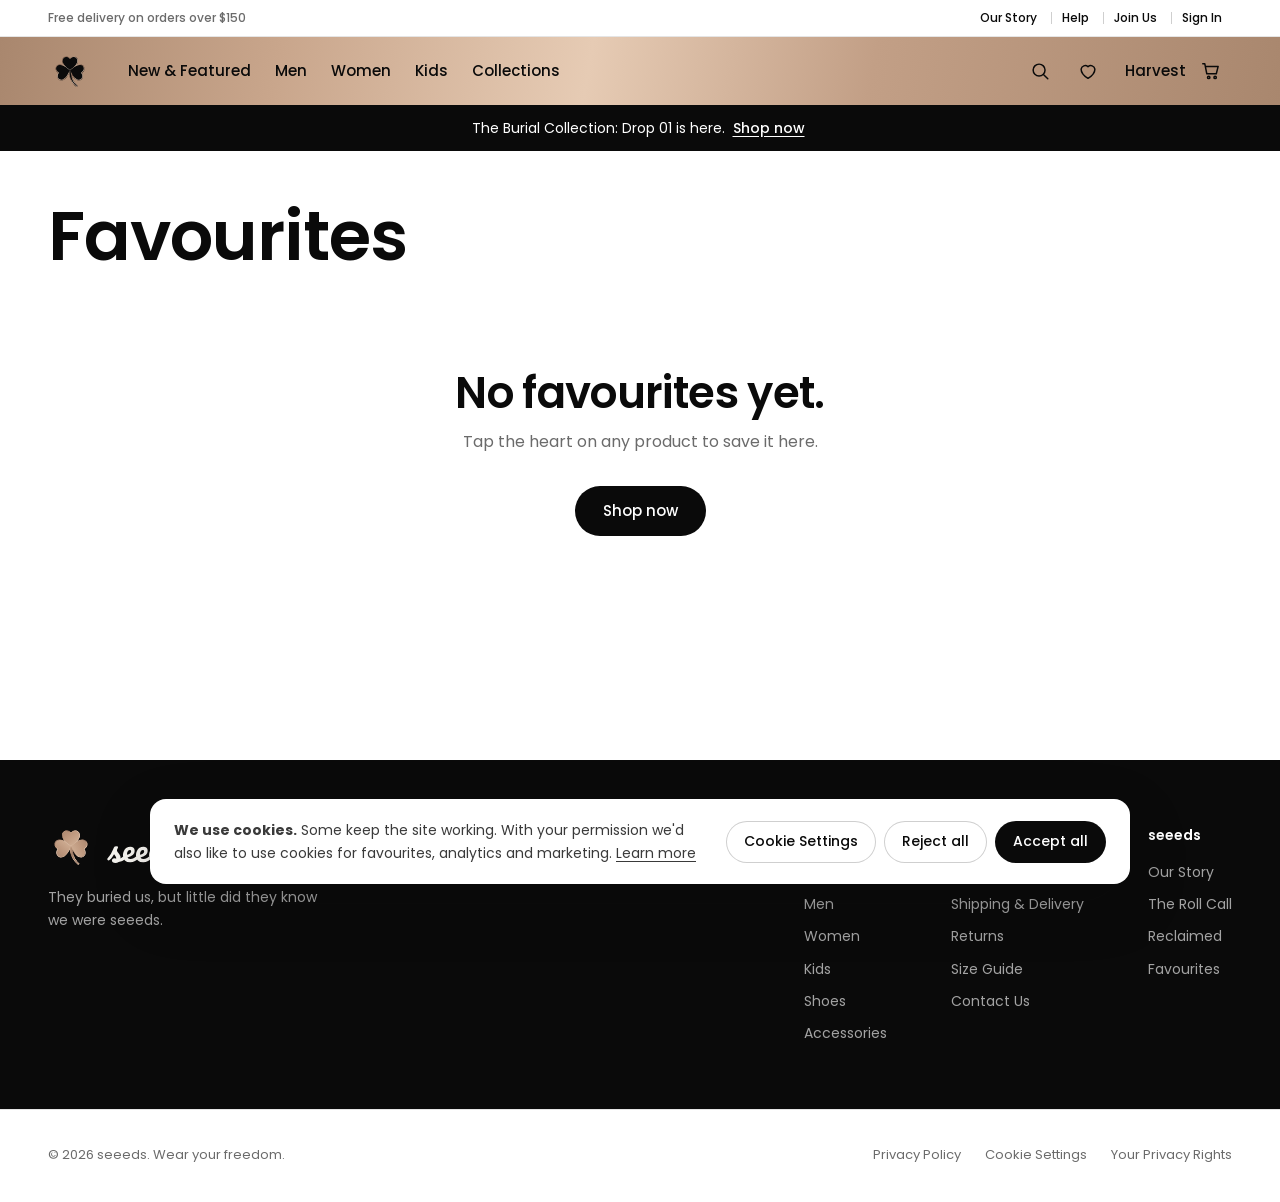
<file: favourites.html>
<!DOCTYPE html>
<html lang="en">
<head>
<meta charset="utf-8">
<meta name="viewport" content="width=device-width, initial-scale=1, viewport-fit=cover">
<title>Favourites — seeeds</title>
<meta name="description" content="Your saved seeeds pieces.">
<meta name="theme-color" content="#C9A68C">
<link rel="icon" href="assets/mark-gold.svg" type="image/svg+xml">
<link rel="preconnect" href="https://fonts.googleapis.com"><link rel="preconnect" href="https://fonts.gstatic.com" crossorigin>
<link href="https://fonts.googleapis.com/css2?family=Poppins:wght@400;500;600&family=Anton&family=Pacifico&display=swap" rel="stylesheet">
<link rel="stylesheet" href="css/seeeds.css">
</head>
<body data-page="favourites">
<div id="site-header"></div>
<main>

  <section class="page-head"><div class="wrap"><h1 class="h1">Favourites</h1></div></section>
  <div class="wrap" style="padding-bottom:var(--s7)"><div class="grid" id="fav-grid"></div></div>
</main>
<div id="site-footer"></div>
<script src="js/data.js"></script>
<script src="js/app.js"></script>
</body>
</html>
</file>
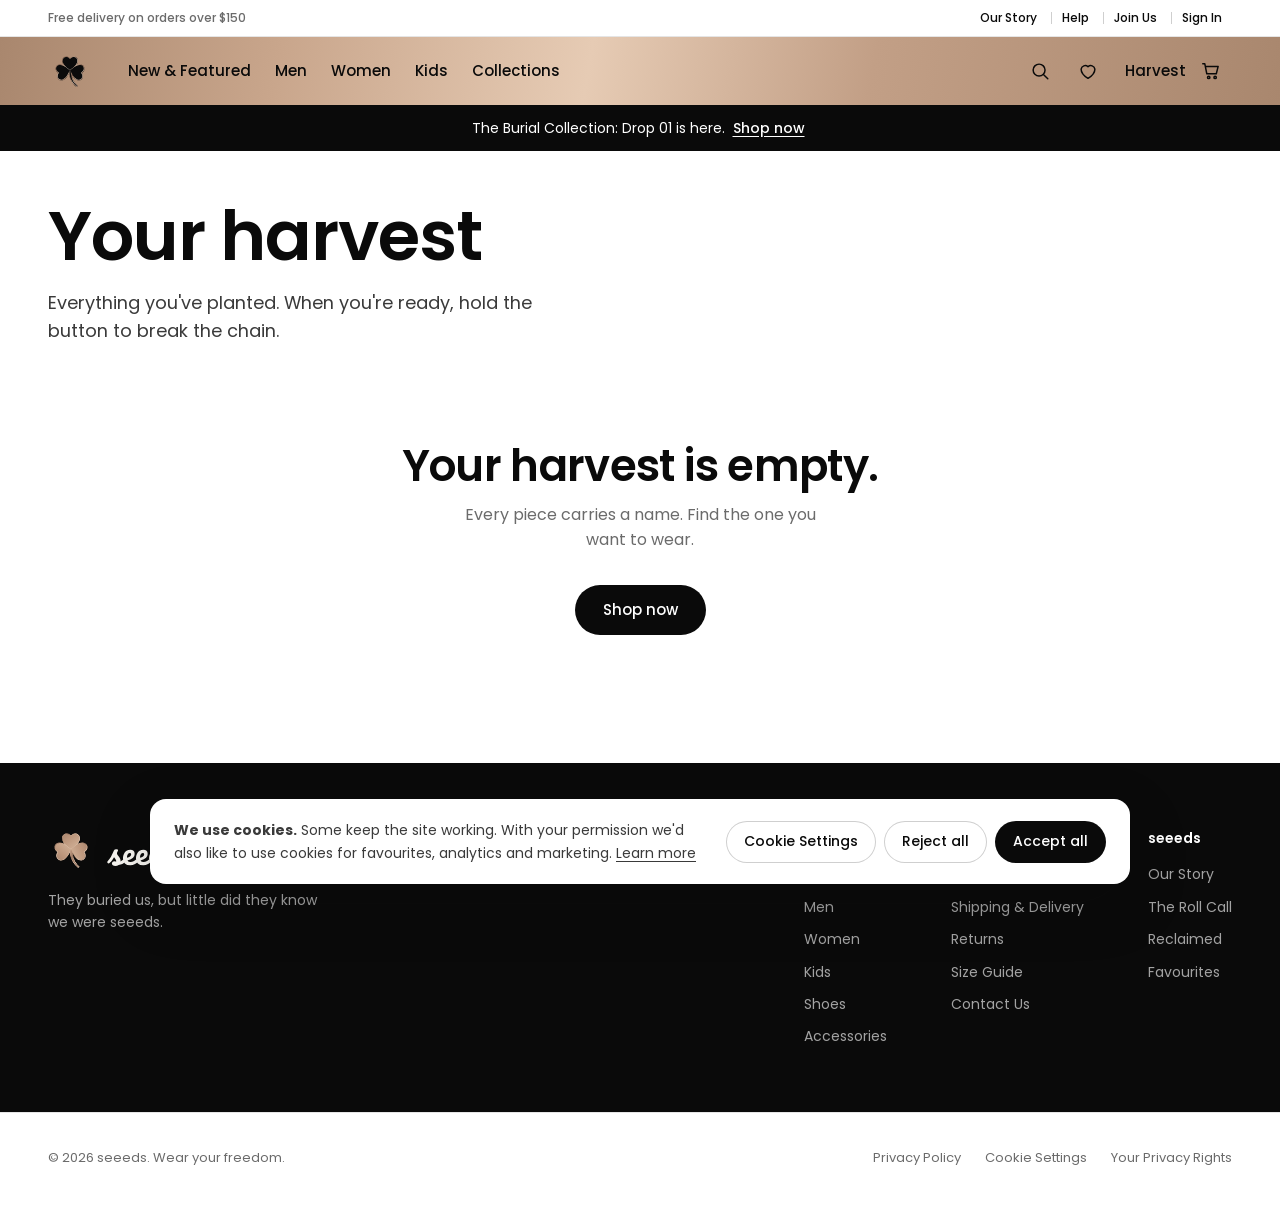
<file: harvest.html>
<!DOCTYPE html>
<html lang="en">
<head>
<meta charset="utf-8">
<meta name="viewport" content="width=device-width, initial-scale=1, viewport-fit=cover">
<title>Your harvest — seeeds</title>
<meta name="description" content="Your seeeds harvest.">
<meta name="theme-color" content="#C9A68C">
<link rel="icon" href="assets/mark-gold.svg" type="image/svg+xml">
<link rel="preconnect" href="https://fonts.googleapis.com"><link rel="preconnect" href="https://fonts.gstatic.com" crossorigin>
<link href="https://fonts.googleapis.com/css2?family=Poppins:wght@400;500;600&family=Anton&family=Pacifico&display=swap" rel="stylesheet">
<link rel="stylesheet" href="css/seeeds.css">
</head>
<body data-page="harvest">
<div id="site-header"></div>
<main>

  <section class="page-head">
    <div class="wrap">
      <h1 class="h1">Your harvest</h1>
      <p class="lead">Everything you've planted. When you're ready, hold the button to break the chain.</p>
    </div>
  </section>
  <div class="wrap" id="harvest-root"></div>
</main>
<div id="site-footer"></div>
<script src="js/data.js"></script>
<script src="js/app.js"></script>
</body>
</html>
</file>
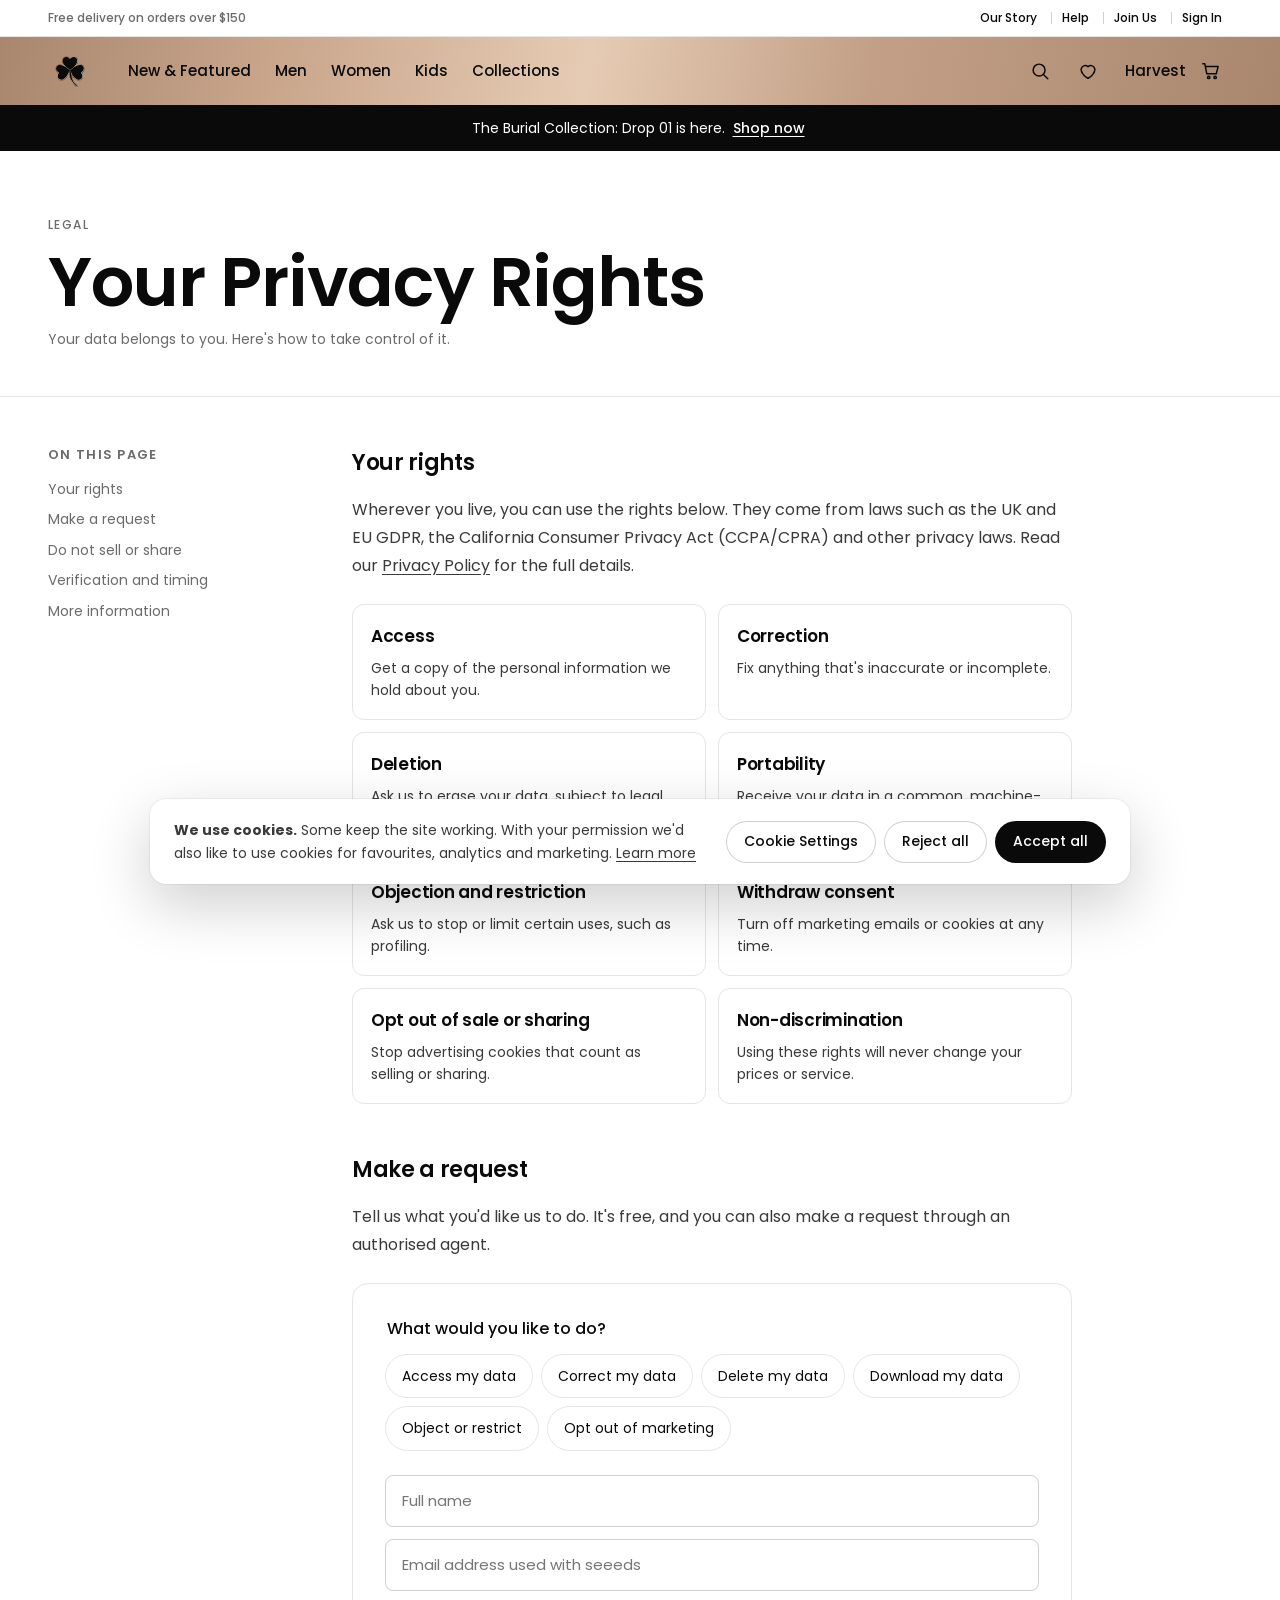
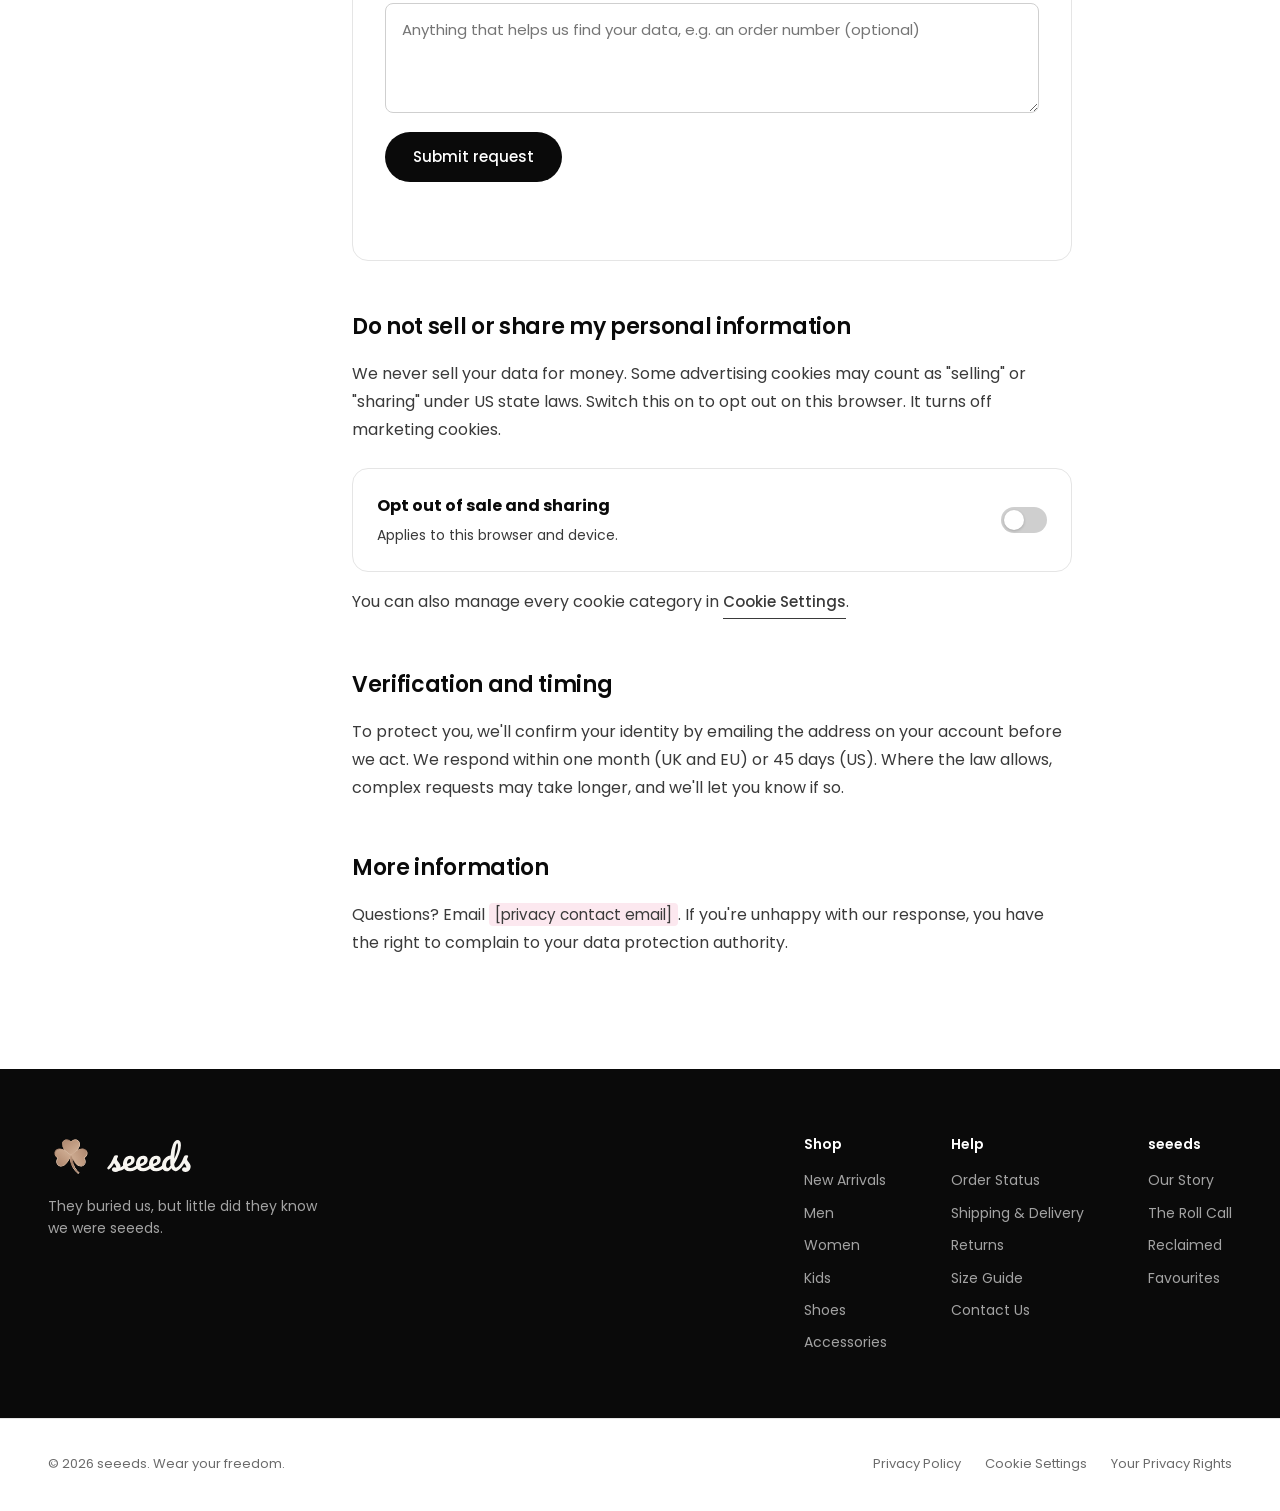
<file: privacy-rights.html>
<!DOCTYPE html>
<html lang="en">
<head>
<meta charset="utf-8">
<meta name="viewport" content="width=device-width, initial-scale=1, viewport-fit=cover">
<title>Your Privacy Rights — seeeds</title>
<meta name="description" content="Access, correct, delete or download your data, and opt out of sale or sharing.">
<meta name="theme-color" content="#C9A68C">
<link rel="icon" href="assets/mark-gold.svg" type="image/svg+xml">
<link rel="preconnect" href="https://fonts.googleapis.com"><link rel="preconnect" href="https://fonts.gstatic.com" crossorigin>
<link href="https://fonts.googleapis.com/css2?family=Poppins:wght@400;500;600&family=Anton&family=Pacifico&display=swap" rel="stylesheet">
<link rel="stylesheet" href="css/seeeds.css">
</head>
<body data-page="privacy-rights">
<div id="site-header"></div>
<main>

  <section class="legal-head"><div class="wrap">
    <div class="label">Legal</div>
    <h1 class="h1" style="margin-top:10px">Your Privacy Rights</h1>
    <p class="muted">Your data belongs to you. Here's how to take control of it.</p>
  </div></section>
  <div class="wrap legal">
    <nav class="legal-toc" aria-label="On this page"><h2>On this page</h2><ol><li><a href="#your-rights">Your rights</a></li><li><a href="#request">Make a request</a></li><li><a href="#do-not-sell">Do not sell or share</a></li><li><a href="#verify">Verification and timing</a></li><li><a href="#more">More information</a></li></ol></nav>
    <article class="prose">
      <h2 id="your-rights">Your rights</h2>
      <p>Wherever you live, you can use the rights below. They come from laws such as the UK and EU GDPR, the California Consumer Privacy Act (CCPA/CPRA) and other privacy laws. Read our <a href="privacy.html">Privacy Policy</a> for the full details.</p>
      <div class="rights-grid"><div><h3>Access</h3><p>Get a copy of the personal information we hold about you.</p></div><div><h3>Correction</h3><p>Fix anything that's inaccurate or incomplete.</p></div><div><h3>Deletion</h3><p>Ask us to erase your data, subject to legal record-keeping.</p></div><div><h3>Portability</h3><p>Receive your data in a common, machine-readable format.</p></div><div><h3>Objection and restriction</h3><p>Ask us to stop or limit certain uses, such as profiling.</p></div><div><h3>Withdraw consent</h3><p>Turn off marketing emails or cookies at any time.</p></div><div><h3>Opt out of sale or sharing</h3><p>Stop advertising cookies that count as selling or sharing.</p></div><div><h3>Non-discrimination</h3><p>Using these rights will never change your prices or service.</p></div></div>

      <h2 id="request">Make a request</h2>
      <p>Tell us what you'd like us to do. It's free, and you can also make a request through an authorised agent.</p>
      <form class="req" id="rights-form" novalidate>
        <fieldset><legend>What would you like to do?</legend><div class="choice">
          <label><input type="radio" name="rtype" value="Access my data"><span>Access my data</span></label><label><input type="radio" name="rtype" value="Correct my data"><span>Correct my data</span></label><label><input type="radio" name="rtype" value="Delete my data"><span>Delete my data</span></label><label><input type="radio" name="rtype" value="Download my data"><span>Download my data</span></label><label><input type="radio" name="rtype" value="Object or restrict"><span>Object or restrict</span></label><label><input type="radio" name="rtype" value="Opt out of marketing"><span>Opt out of marketing</span></label>
        </div></fieldset>
        <label class="sr" for="r-name">Full name</label><input class="field-in" id="r-name" name="name" type="text" placeholder="Full name" autocomplete="name">
        <label class="sr" for="r-email">Email address</label><input class="field-in" id="r-email" name="email" type="email" placeholder="Email address used with seeeds" autocomplete="email">
        <label class="sr" for="r-msg">Details</label><textarea class="field-in" id="r-msg" name="details" placeholder="Anything that helps us find your data, e.g. an order number (optional)"></textarea>
        <button class="btn" type="submit">Submit request</button>
        <p class="note" id="rights-note" aria-live="polite"></p>
      </form>

      <h2 id="do-not-sell">Do not sell or share my personal information</h2>
      <p>We never sell your data for money. Some advertising cookies may count as "selling" or "sharing" under US state laws. Switch this on to opt out on this browser. It turns off marketing cookies.</p>
      <div class="dns"><div><strong>Opt out of sale and sharing</strong><p class="muted" id="dns-note">Applies to this browser and device.</p></div>
        <label class="switch"><input type="checkbox" id="dns-toggle"><span class="track" aria-hidden="true"></span><span class="sr">Opt out of sale and sharing</span></label></div>
      <p id="gpc-note" hidden><strong>Global Privacy Control detected.</strong> Your browser is sending a GPC signal, which we treat as an opt-out of sale and sharing.</p>
      <p>You can also manage every cookie category in <button type="button" class="link" data-cookie-settings>Cookie Settings</button>.</p>

      <h2 id="verify">Verification and timing</h2>
      <p>To protect you, we'll confirm your identity by emailing the address on your account before we act. We respond within one month (UK and EU) or 45 days (US). Where the law allows, complex requests may take longer, and we'll let you know if so.</p>

      <h2 id="more">More information</h2>
      <p>Questions? Email <span class="fill">[privacy contact email]</span>. If you're unhappy with our response, you have the right to complain to your data protection authority.</p>
    </article>
  </div>
</main>
<div id="site-footer"></div>
<script src="js/data.js"></script>
<script src="js/app.js"></script>
</body>
</html>
</file>
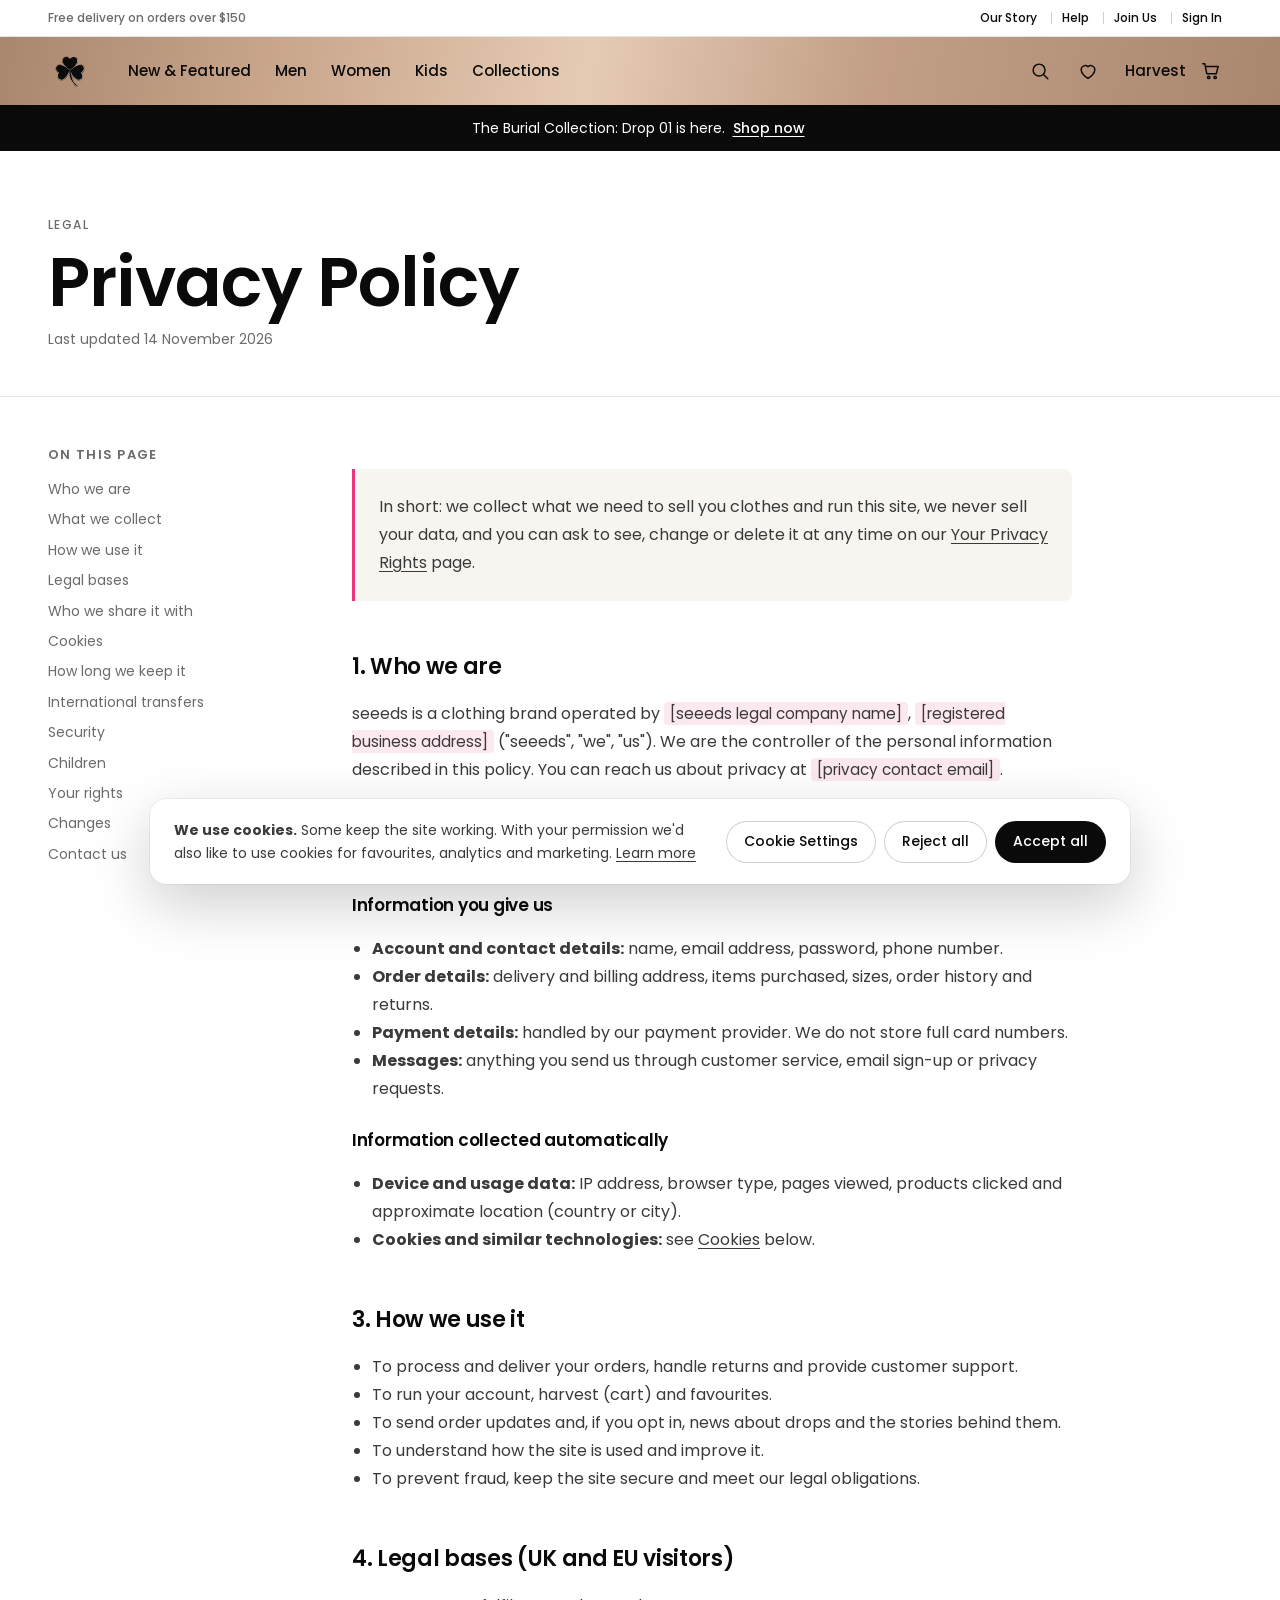
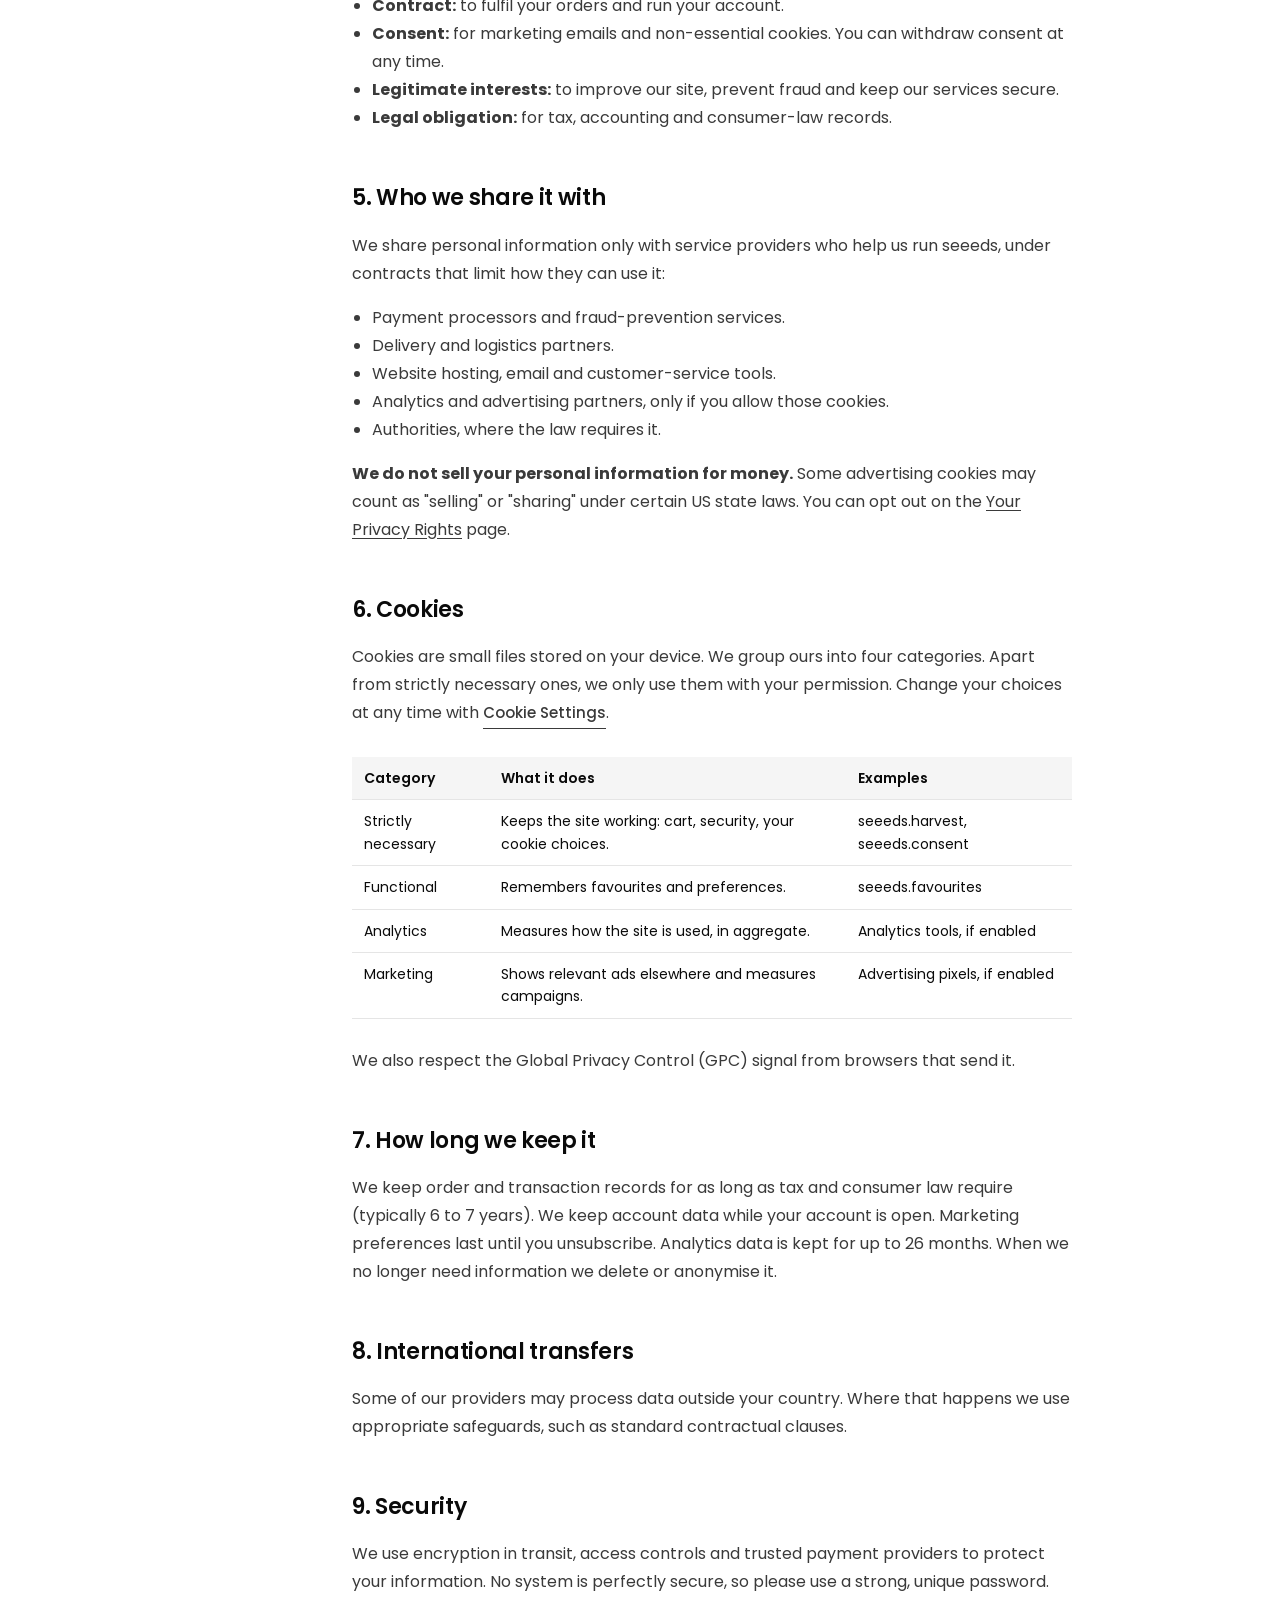
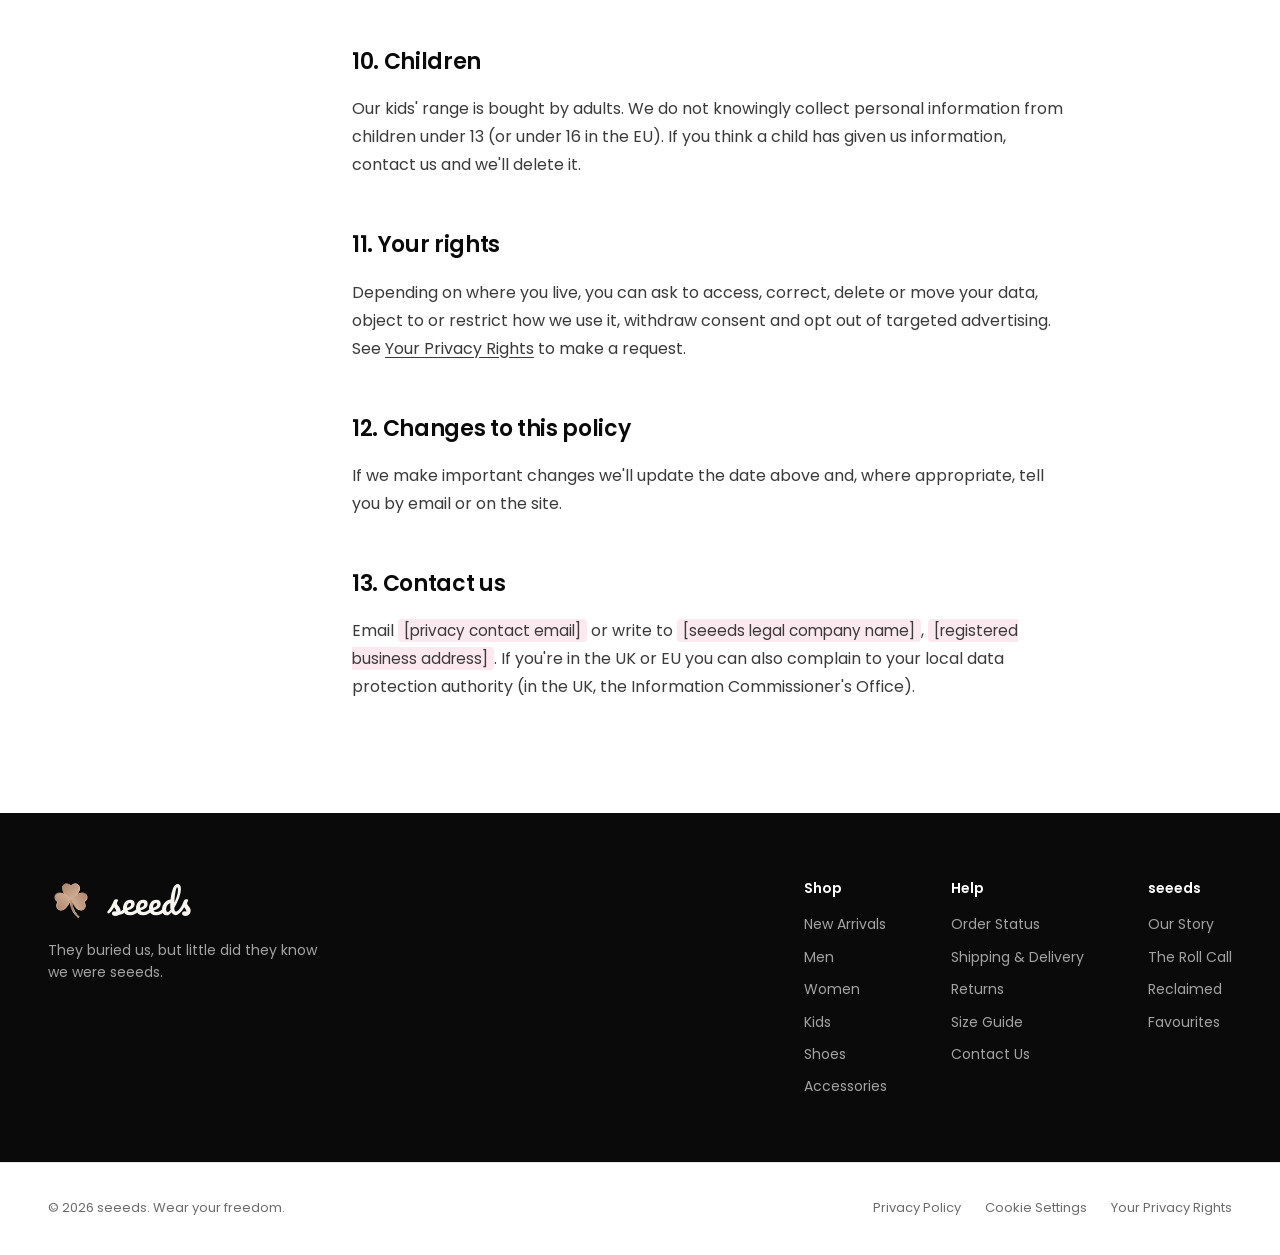
<file: privacy.html>
<!DOCTYPE html>
<html lang="en">
<head>
<meta charset="utf-8">
<meta name="viewport" content="width=device-width, initial-scale=1, viewport-fit=cover">
<title>Privacy Policy — seeeds</title>
<meta name="description" content="How seeeds collects, uses and protects your personal information.">
<meta name="theme-color" content="#C9A68C">
<link rel="icon" href="assets/mark-gold.svg" type="image/svg+xml">
<link rel="preconnect" href="https://fonts.googleapis.com"><link rel="preconnect" href="https://fonts.gstatic.com" crossorigin>
<link href="https://fonts.googleapis.com/css2?family=Poppins:wght@400;500;600&family=Anton&family=Pacifico&display=swap" rel="stylesheet">
<link rel="stylesheet" href="css/seeeds.css">
</head>
<body data-page="privacy">
<div id="site-header"></div>
<main>

  <section class="legal-head"><div class="wrap">
    <div class="label">Legal</div>
    <h1 class="h1" style="margin-top:10px">Privacy Policy</h1>
    <p class="muted">Last updated 14 November 2026</p>
  </div></section>
  <div class="wrap legal">
    <nav class="legal-toc" aria-label="On this page"><h2>On this page</h2><ol><li><a href="#who">Who we are</a></li><li><a href="#collect">What we collect</a></li><li><a href="#use">How we use it</a></li><li><a href="#legal">Legal bases</a></li><li><a href="#share">Who we share it with</a></li><li><a href="#cookies">Cookies</a></li><li><a href="#keep">How long we keep it</a></li><li><a href="#transfers">International transfers</a></li><li><a href="#security">Security</a></li><li><a href="#children">Children</a></li><li><a href="#rights">Your rights</a></li><li><a href="#changes">Changes</a></li><li><a href="#contact">Contact us</a></li></ol></nav>
    <article class="prose">
      <div class="callout"><p>In short: we collect what we need to sell you clothes and run this site, we never sell your data, and you can ask to see, change or delete it at any time on our <a href="privacy-rights.html">Your Privacy Rights</a> page.</p></div>

      <h2 id="who">1. Who we are</h2>
      <p>seeeds is a clothing brand operated by <span class="fill">[seeeds legal company name]</span>, <span class="fill">[registered business address]</span> ("seeeds", "we", "us"). We are the controller of the personal information described in this policy. You can reach us about privacy at <span class="fill">[privacy contact email]</span>.</p>

      <h2 id="collect">2. What we collect</h2>
      <h3>Information you give us</h3>
      <ul>
        <li><strong>Account and contact details:</strong> name, email address, password, phone number.</li>
        <li><strong>Order details:</strong> delivery and billing address, items purchased, sizes, order history and returns.</li>
        <li><strong>Payment details:</strong> handled by our payment provider. We do not store full card numbers.</li>
        <li><strong>Messages:</strong> anything you send us through customer service, email sign-up or privacy requests.</li>
      </ul>
      <h3>Information collected automatically</h3>
      <ul>
        <li><strong>Device and usage data:</strong> IP address, browser type, pages viewed, products clicked and approximate location (country or city).</li>
        <li><strong>Cookies and similar technologies:</strong> see <a href="#cookies">Cookies</a> below.</li>
      </ul>

      <h2 id="use">3. How we use it</h2>
      <ul>
        <li>To process and deliver your orders, handle returns and provide customer support.</li>
        <li>To run your account, harvest (cart) and favourites.</li>
        <li>To send order updates and, if you opt in, news about drops and the stories behind them.</li>
        <li>To understand how the site is used and improve it.</li>
        <li>To prevent fraud, keep the site secure and meet our legal obligations.</li>
      </ul>

      <h2 id="legal">4. Legal bases (UK and EU visitors)</h2>
      <ul>
        <li><strong>Contract:</strong> to fulfil your orders and run your account.</li>
        <li><strong>Consent:</strong> for marketing emails and non-essential cookies. You can withdraw consent at any time.</li>
        <li><strong>Legitimate interests:</strong> to improve our site, prevent fraud and keep our services secure.</li>
        <li><strong>Legal obligation:</strong> for tax, accounting and consumer-law records.</li>
      </ul>

      <h2 id="share">5. Who we share it with</h2>
      <p>We share personal information only with service providers who help us run seeeds, under contracts that limit how they can use it:</p>
      <ul>
        <li>Payment processors and fraud-prevention services.</li>
        <li>Delivery and logistics partners.</li>
        <li>Website hosting, email and customer-service tools.</li>
        <li>Analytics and advertising partners, only if you allow those cookies.</li>
        <li>Authorities, where the law requires it.</li>
      </ul>
      <p><strong>We do not sell your personal information for money.</strong> Some advertising cookies may count as "selling" or "sharing" under certain US state laws. You can opt out on the <a href="privacy-rights.html#do-not-sell">Your Privacy Rights</a> page.</p>

      <h2 id="cookies">6. Cookies</h2>
      <p>Cookies are small files stored on your device. We group ours into four categories. Apart from strictly necessary ones, we only use them with your permission. Change your choices at any time with <button type="button" class="link" data-cookie-settings>Cookie Settings</button>.</p>
      <div class="table-wrap"><table>
        <thead><tr><th>Category</th><th>What it does</th><th>Examples</th></tr></thead>
        <tbody>
          <tr><td>Strictly necessary</td><td>Keeps the site working: cart, security, your cookie choices.</td><td>seeeds.harvest, seeeds.consent</td></tr>
          <tr><td>Functional</td><td>Remembers favourites and preferences.</td><td>seeeds.favourites</td></tr>
          <tr><td>Analytics</td><td>Measures how the site is used, in aggregate.</td><td>Analytics tools, if enabled</td></tr>
          <tr><td>Marketing</td><td>Shows relevant ads elsewhere and measures campaigns.</td><td>Advertising pixels, if enabled</td></tr>
        </tbody>
      </table></div>
      <p>We also respect the Global Privacy Control (GPC) signal from browsers that send it.</p>

      <h2 id="keep">7. How long we keep it</h2>
      <p>We keep order and transaction records for as long as tax and consumer law require (typically 6 to 7 years). We keep account data while your account is open. Marketing preferences last until you unsubscribe. Analytics data is kept for up to 26 months. When we no longer need information we delete or anonymise it.</p>

      <h2 id="transfers">8. International transfers</h2>
      <p>Some of our providers may process data outside your country. Where that happens we use appropriate safeguards, such as standard contractual clauses.</p>

      <h2 id="security">9. Security</h2>
      <p>We use encryption in transit, access controls and trusted payment providers to protect your information. No system is perfectly secure, so please use a strong, unique password.</p>

      <h2 id="children">10. Children</h2>
      <p>Our kids' range is bought by adults. We do not knowingly collect personal information from children under 13 (or under 16 in the EU). If you think a child has given us information, contact us and we'll delete it.</p>

      <h2 id="rights">11. Your rights</h2>
      <p>Depending on where you live, you can ask to access, correct, delete or move your data, object to or restrict how we use it, withdraw consent and opt out of targeted advertising. See <a href="privacy-rights.html">Your Privacy Rights</a> to make a request.</p>

      <h2 id="changes">12. Changes to this policy</h2>
      <p>If we make important changes we'll update the date above and, where appropriate, tell you by email or on the site.</p>

      <h2 id="contact">13. Contact us</h2>
      <p>Email <span class="fill">[privacy contact email]</span> or write to <span class="fill">[seeeds legal company name]</span>, <span class="fill">[registered business address]</span>. If you're in the UK or EU you can also complain to your local data protection authority (in the UK, the Information Commissioner's Office).</p>
    </article>
  </div>
</main>
<div id="site-footer"></div>
<script src="js/data.js"></script>
<script src="js/app.js"></script>
</body>
</html>
</file>
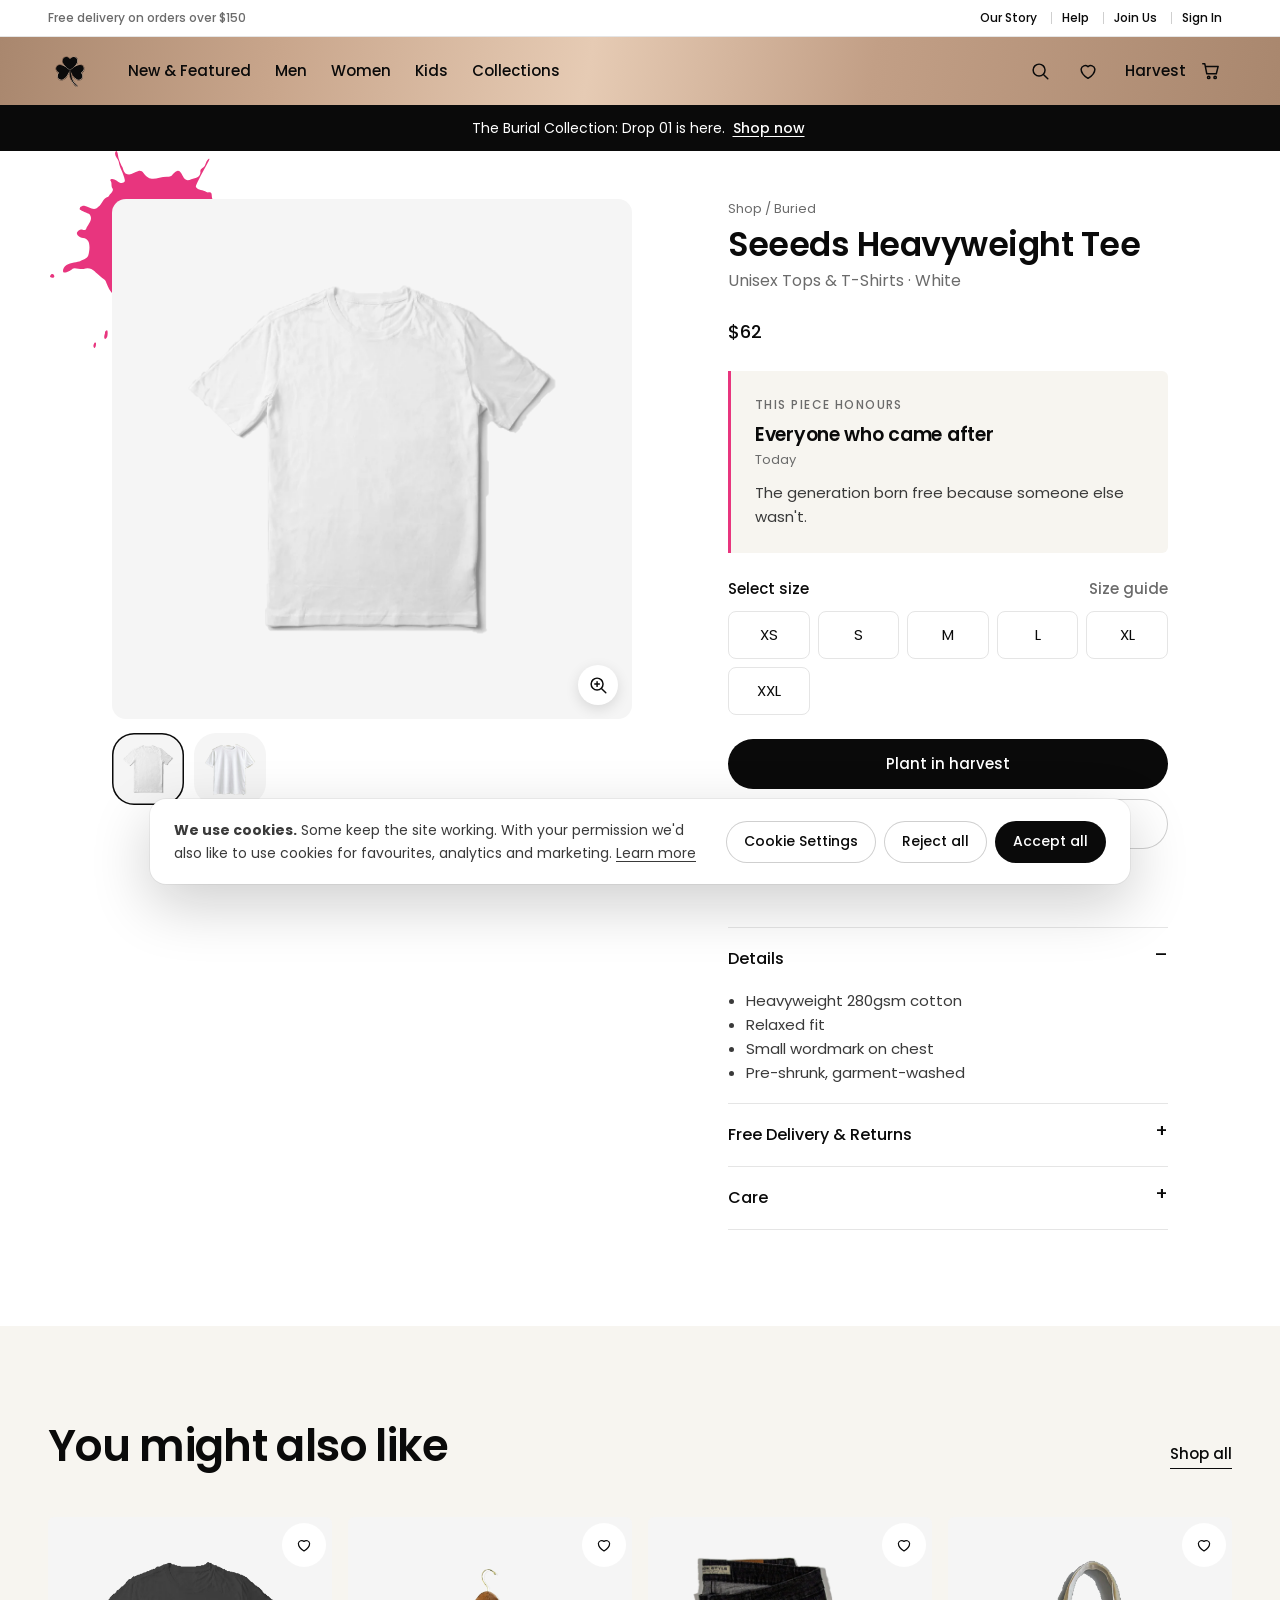
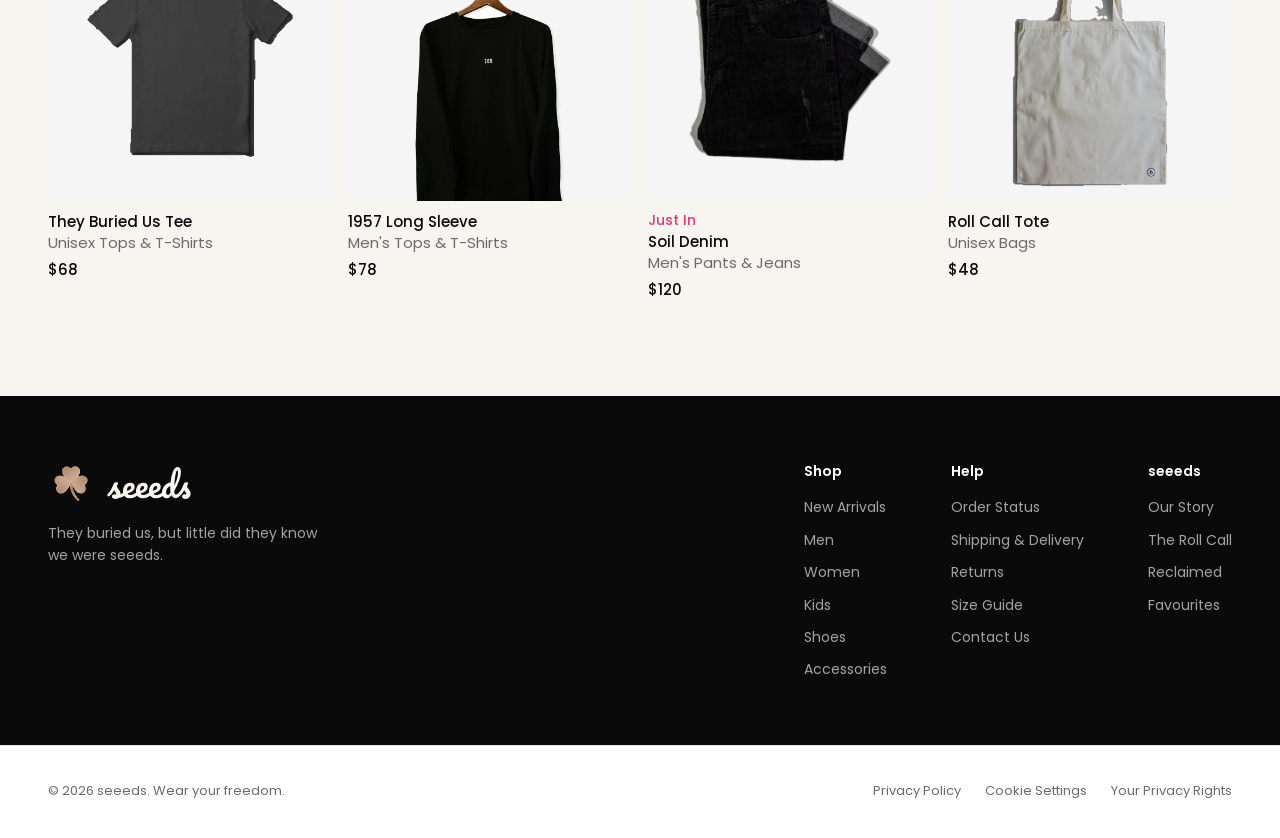
<file: product.html>
<!DOCTYPE html>
<html lang="en">
<head>
<meta charset="utf-8">
<meta name="viewport" content="width=device-width, initial-scale=1, viewport-fit=cover">
<title>seeeds</title>
<meta name="description" content="A seeeds piece. Every piece carries a name.">
<meta name="theme-color" content="#C9A68C">
<link rel="icon" href="assets/mark-gold.svg" type="image/svg+xml">
<link rel="preconnect" href="https://fonts.googleapis.com"><link rel="preconnect" href="https://fonts.gstatic.com" crossorigin>
<link href="https://fonts.googleapis.com/css2?family=Poppins:wght@400;500;600&family=Anton&family=Pacifico&display=swap" rel="stylesheet">
<link rel="stylesheet" href="css/seeeds.css">
</head>
<body data-page="product">
<div id="site-header"></div>
<main>

  <div class="wrap"><div class="pdp" id="pdp"></div></div>
  <section class="section tint">
    <div class="wrap">
      <div class="head-row"><h2 class="h2">You might also like</h2><a class="link" href="shop.html">Shop all</a></div>
      <div class="grid four" id="related"></div>
    </div>
  </section>
</main>
<div id="site-footer"></div>
<script src="js/data.js"></script>
<script src="js/app.js"></script>
</body>
</html>
</file>
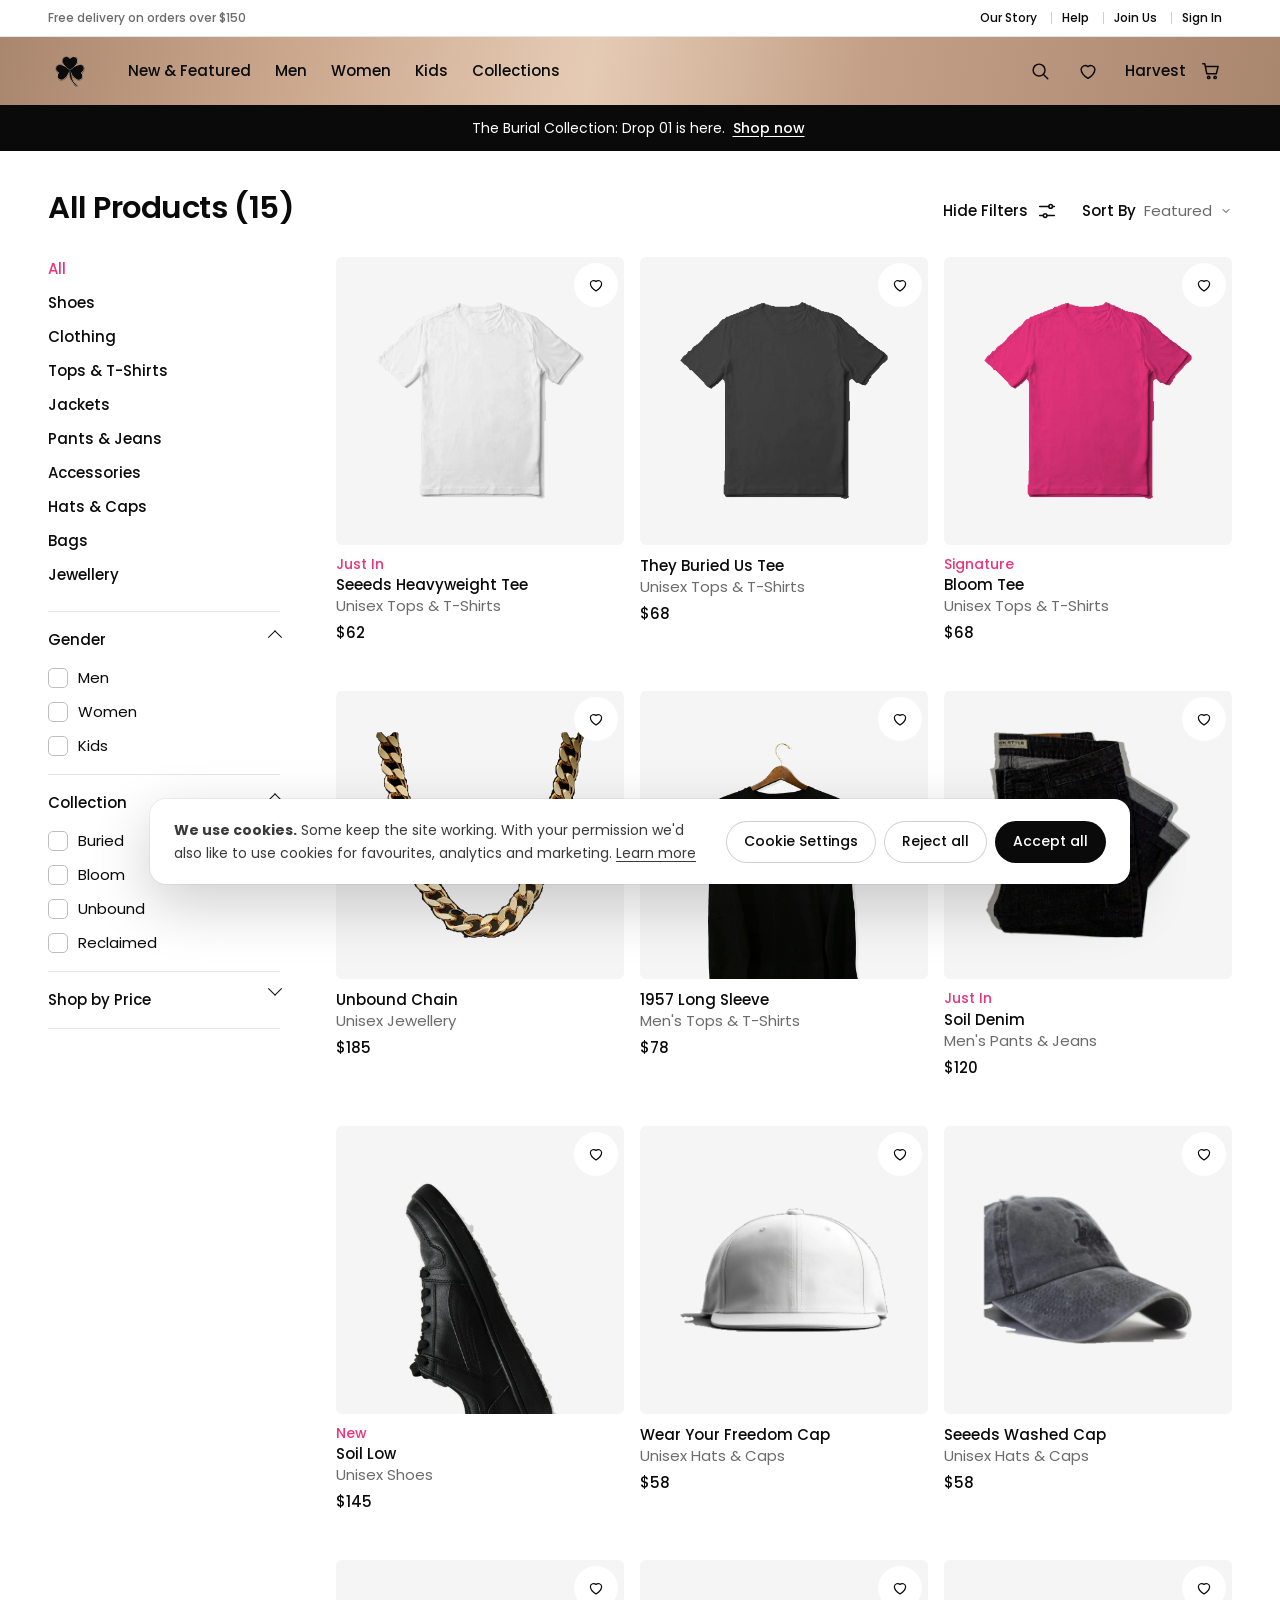
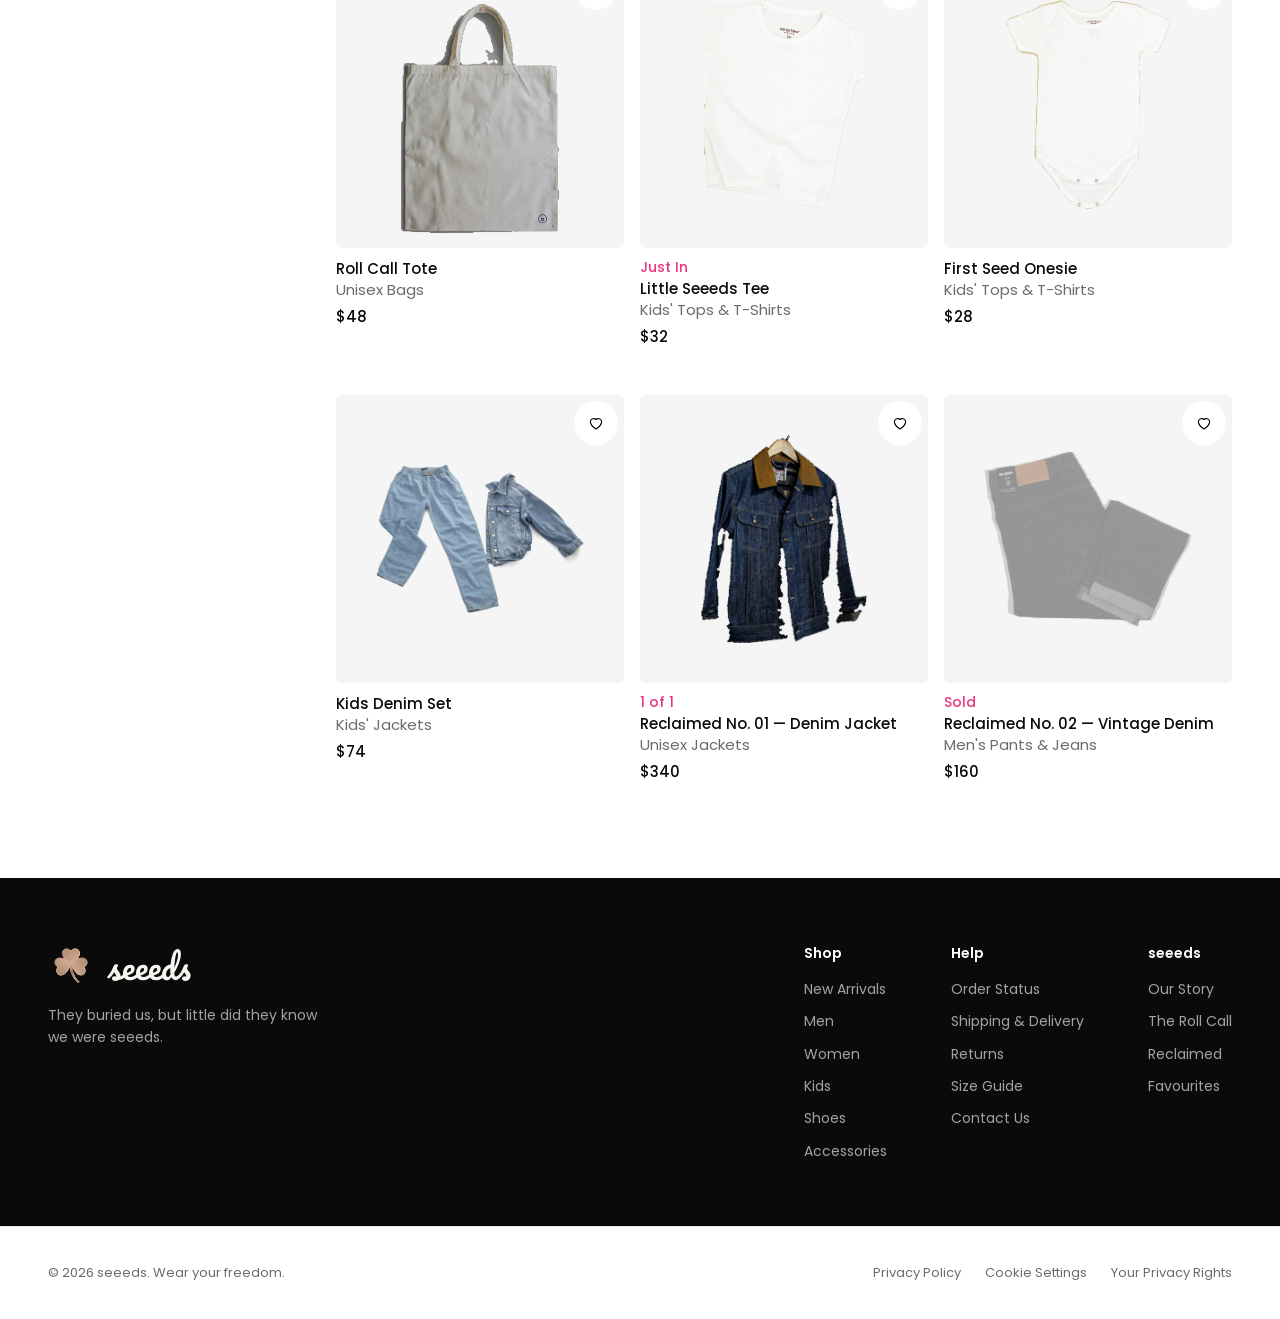
<file: shop.html>
<!DOCTYPE html>
<html lang="en">
<head>
<meta charset="utf-8">
<meta name="viewport" content="width=device-width, initial-scale=1, viewport-fit=cover">
<title>Shop — seeeds</title>
<meta name="description" content="Shop seeeds for men, women and kids: shoes, clothing, accessories and one-of-one Reclaimed vintage.">
<meta name="theme-color" content="#C9A68C">
<link rel="icon" href="assets/mark-gold.svg" type="image/svg+xml">
<link rel="preconnect" href="https://fonts.googleapis.com"><link rel="preconnect" href="https://fonts.gstatic.com" crossorigin>
<link href="https://fonts.googleapis.com/css2?family=Poppins:wght@400;500;600&family=Anton&family=Pacifico&display=swap" rel="stylesheet">
<link rel="stylesheet" href="css/seeeds.css">
</head>
<body data-page="shop">
<div id="site-header"></div>
<main>

  <div class="wrap">
    <div class="plp-head">
      <h1 id="plp-title">All Products</h1>
      <div class="tools">
        <button id="toggle-side"><span>Hide Filters</span><svg class="ico" viewBox="0 0 24 24" aria-hidden="true"><path d="M4 7h10M18 7h2M4 17h4M12 17h8"/><circle cx="16" cy="7" r="2"/><circle cx="10" cy="17" r="2"/></svg></button>
        <div class="dd" id="sort"></div>
      </div>
    </div>
    <div class="plp">
      <aside class="side" id="side" aria-label="Filters"></aside>
      <div class="grid" id="grid"></div>
    </div>
  </div>
</main>
<div id="site-footer"></div>
<script src="js/data.js"></script>
<script src="js/app.js"></script>
</body>
</html>
</file>
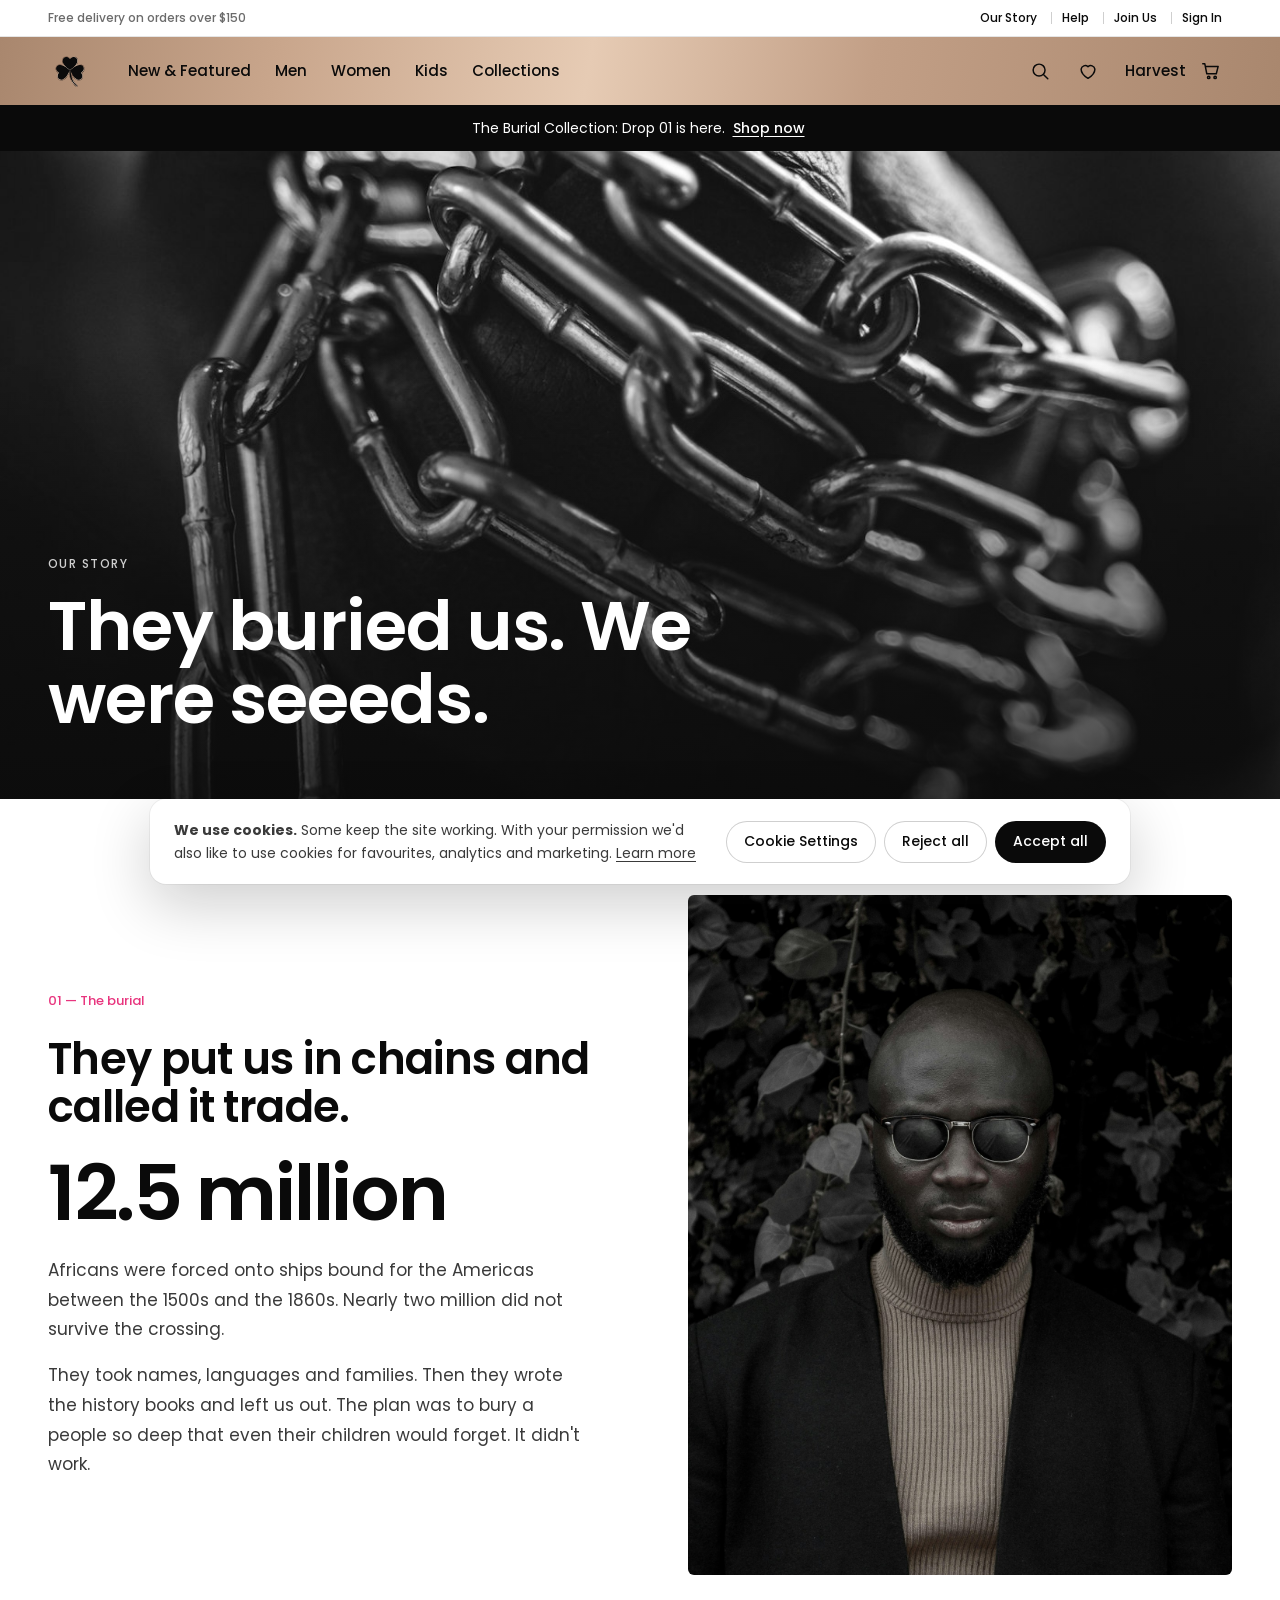
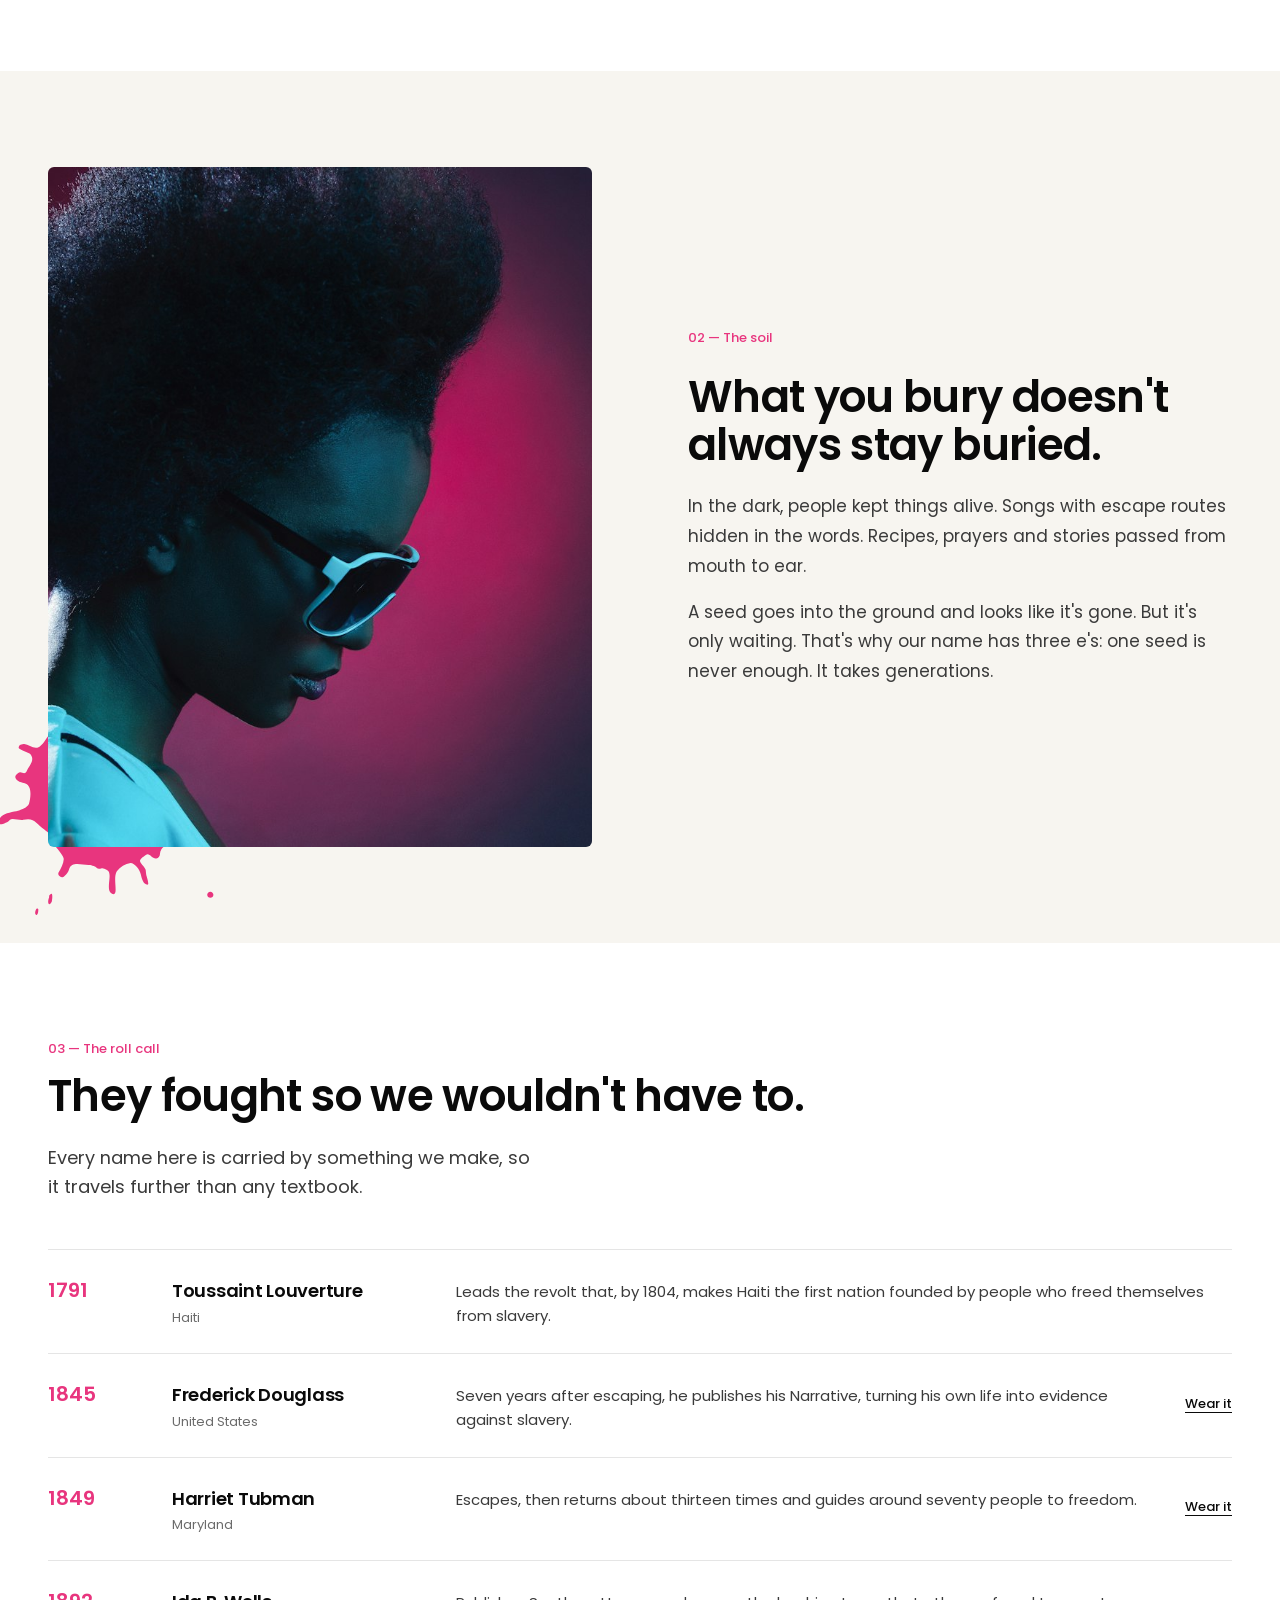
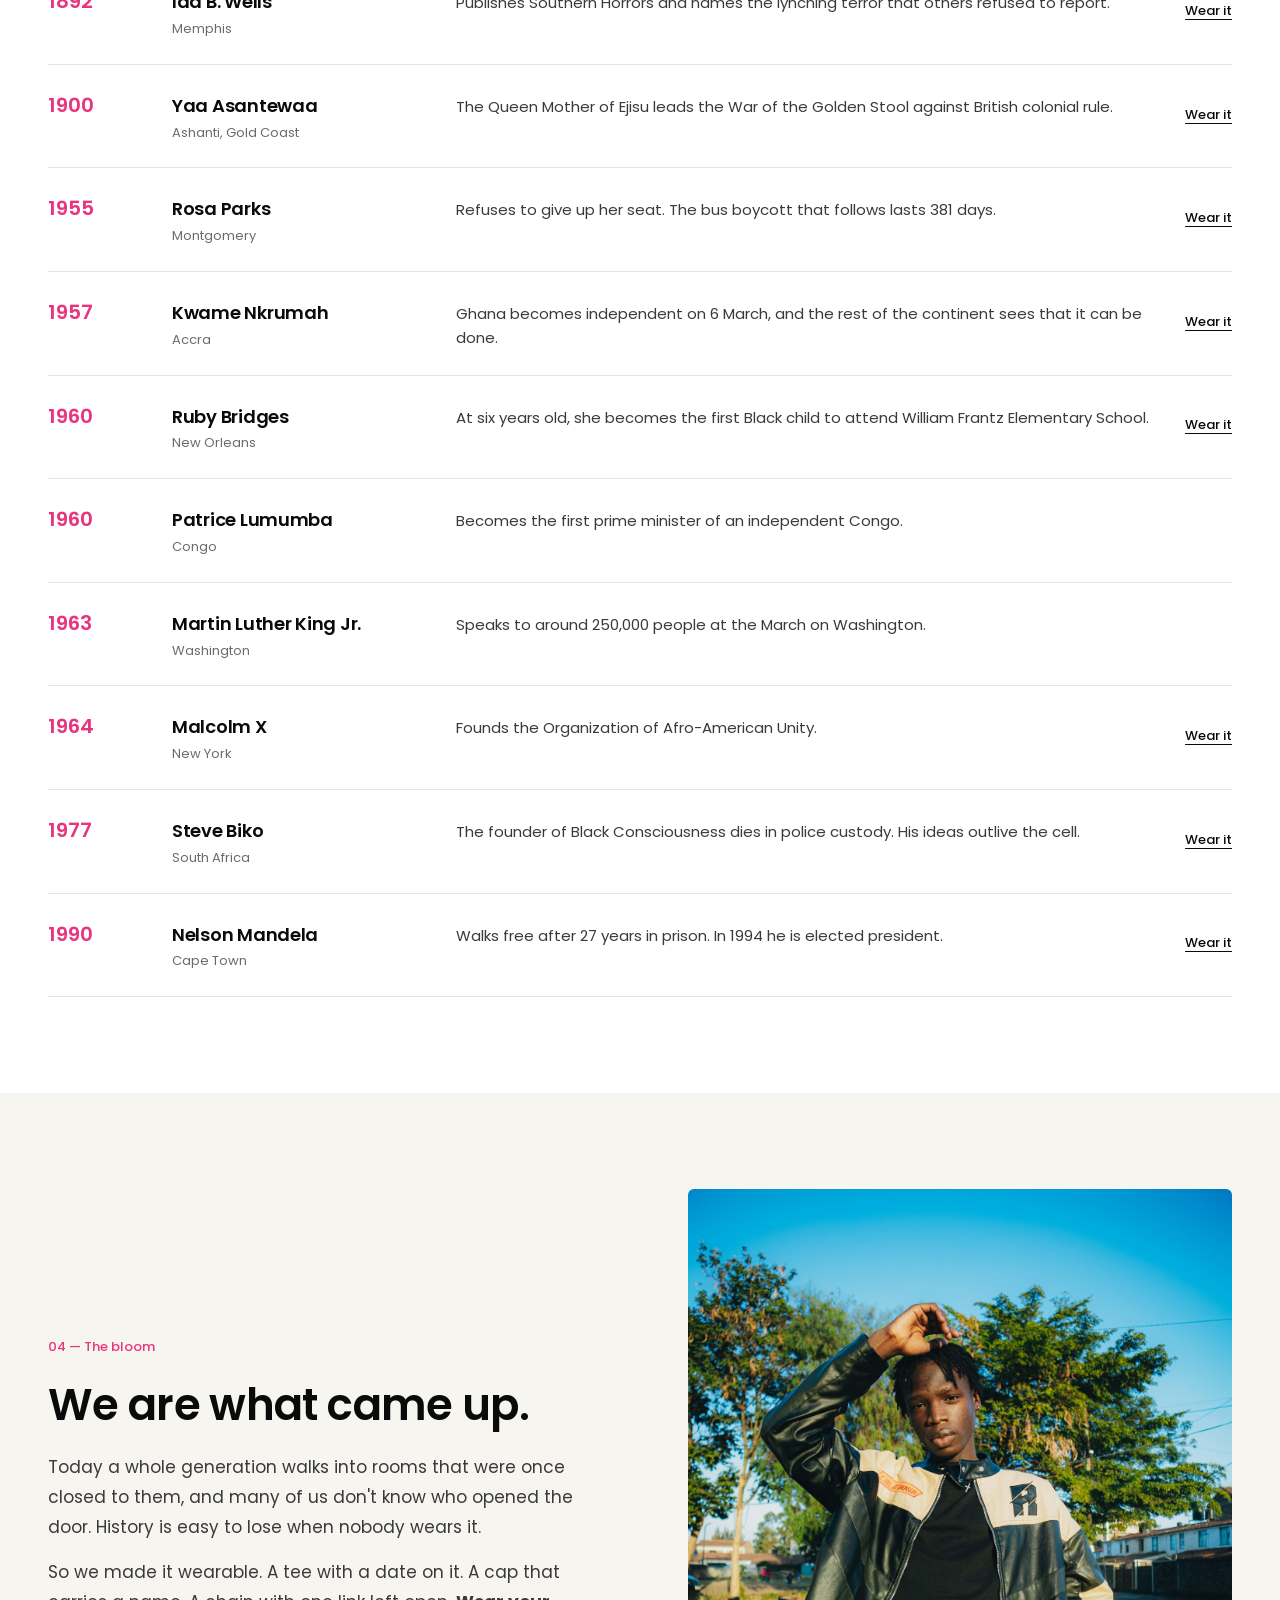
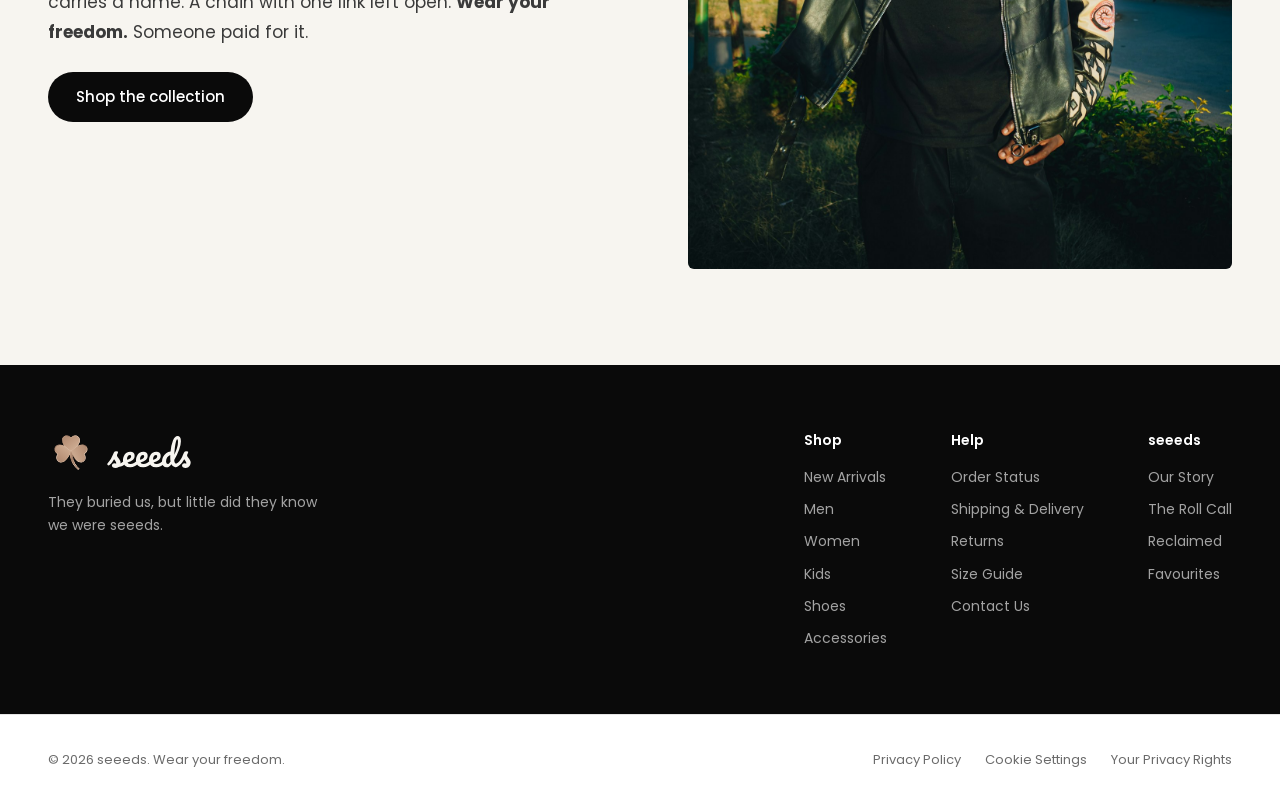
<file: story.html>
<!DOCTYPE html>
<html lang="en">
<head>
<meta charset="utf-8">
<meta name="viewport" content="width=device-width, initial-scale=1, viewport-fit=cover">
<title>Our Story — seeeds</title>
<meta name="description" content="Why seeeds exists: they buried us, but little did they know we were seeeds.">
<meta name="theme-color" content="#C9A68C">
<link rel="icon" href="assets/mark-gold.svg" type="image/svg+xml">
<link rel="preconnect" href="https://fonts.googleapis.com"><link rel="preconnect" href="https://fonts.gstatic.com" crossorigin>
<link href="https://fonts.googleapis.com/css2?family=Poppins:wght@400;500;600&family=Anton&family=Pacifico&display=swap" rel="stylesheet">
<link rel="stylesheet" href="css/seeeds.css">
</head>
<body data-page="story">
<div id="site-header"></div>
<main>

  <section class="story-hero">
    <img src="assets/photos/chain-hand.jpg" alt="">
    <div class="wrap">
      <div class="label">Our story</div>
      <h1 class="h1">They buried us. We were seeeds.</h1>
    </div>
  </section>

  <section class="section chapter">
    <div class="wrap split">
      <div class="copy">
        <div class="num">01 — The burial</div>
        <h2 class="h2">They put us in chains and called it trade.</h2>
        <div class="stat">12.5 million</div>
        <p>Africans were forced onto ships bound for the Americas between the 1500s and the 1860s. Nearly two million did not survive the crossing.</p>
        <p>They took names, languages and families. Then they wrote the history books and left us out. The plan was to bury a people so deep that even their children would forget. It didn't work.</p>
      </div>
      <div class="media"><img class="photo" src="assets/photos/look-portrait.jpg" alt="Black and white portrait of a man in sunglasses" loading="lazy"></div>
    </div>
  </section>

  <section class="section tint chapter">
    <div class="wrap split flip">
      <div class="copy">
        <div class="num">02 — The soil</div>
        <h2 class="h2">What you bury doesn't always stay buried.</h2>
        <p>In the dark, people kept things alive. Songs with escape routes hidden in the words. Recipes, prayers and stories passed from mouth to ear.</p>
        <p>A seed goes into the ground and looks like it's gone. But it's only waiting. That's why our name has three e's: one seed is never enough. It takes generations.</p>
      </div>
      <div class="media"><div class="splash"><img src="assets/splash/splash-01.svg" alt=""></div><img class="photo" src="assets/photos/look-bloom.jpg" alt="Portrait of a woman with natural hair in pink light" loading="lazy"></div>
    </div>
  </section>

  <section class="section chapter" id="roll-call">
    <div class="wrap">
      <div class="num">03 — The roll call</div>
      <h2 class="h2" style="margin:12px 0 var(--s3)">They fought so we wouldn't have to.</h2>
      <p class="lead" style="margin-bottom:var(--s5)">Every name here is carried by something we make, so it travels further than any textbook.</p>
      <div class="roll" id="roll"></div>
    </div>
  </section>

  <section class="section tint chapter">
    <div class="wrap split">
      <div class="copy">
        <div class="num">04 — The bloom</div>
        <h2 class="h2">We are what came up.</h2>
        <p>Today a whole generation walks into rooms that were once closed to them, and many of us don't know who opened the door. History is easy to lose when nobody wears it.</p>
        <p>So we made it wearable. A tee with a date on it. A cap that carries a name. A chain with one link left open. <strong>Wear your freedom.</strong> Someone paid for it.</p>
        <a class="btn" href="shop.html">Shop the collection</a>
      </div>
      <div class="media"><img class="photo" src="assets/photos/look-jacket.jpg" alt="Young man in a leather jacket outdoors" loading="lazy"></div>
    </div>
  </section>
</main>
<div id="site-footer"></div>
<script src="js/data.js"></script>
<script src="js/app.js"></script>
</body>
</html>
</file>
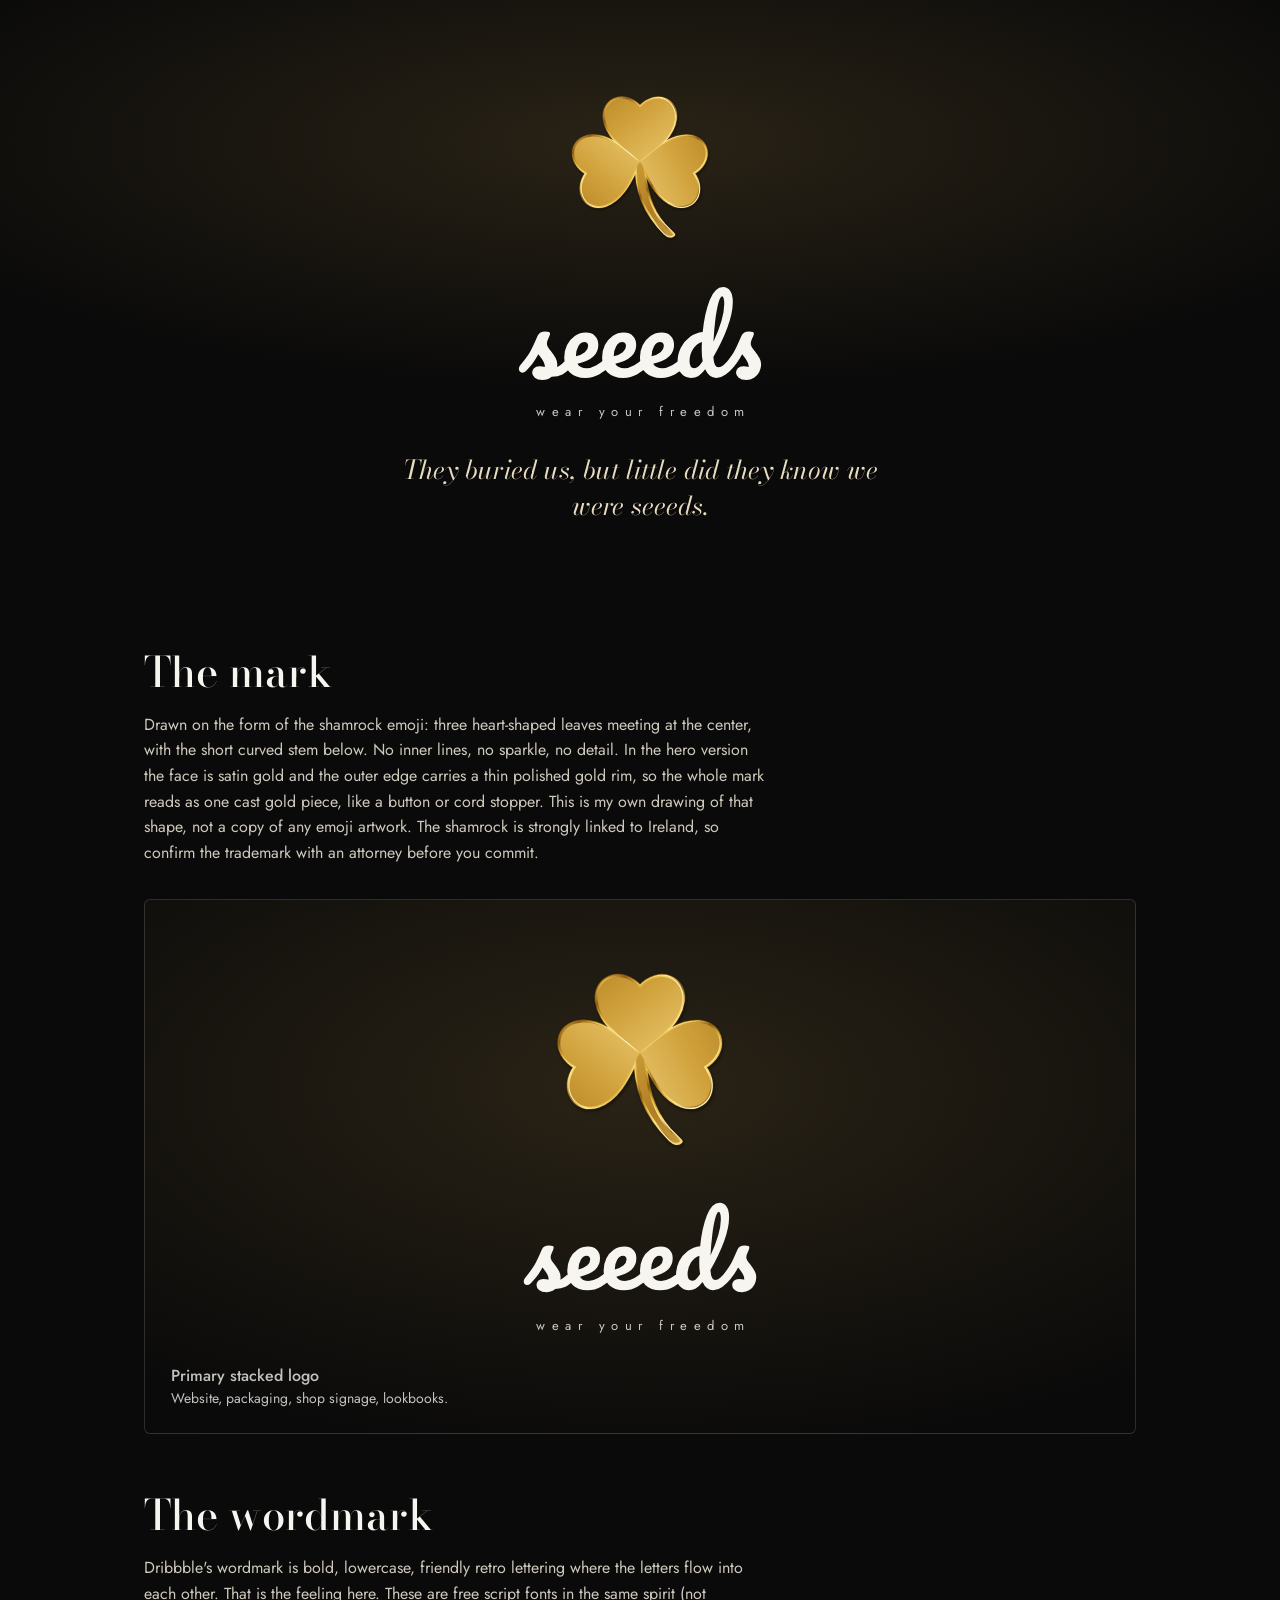
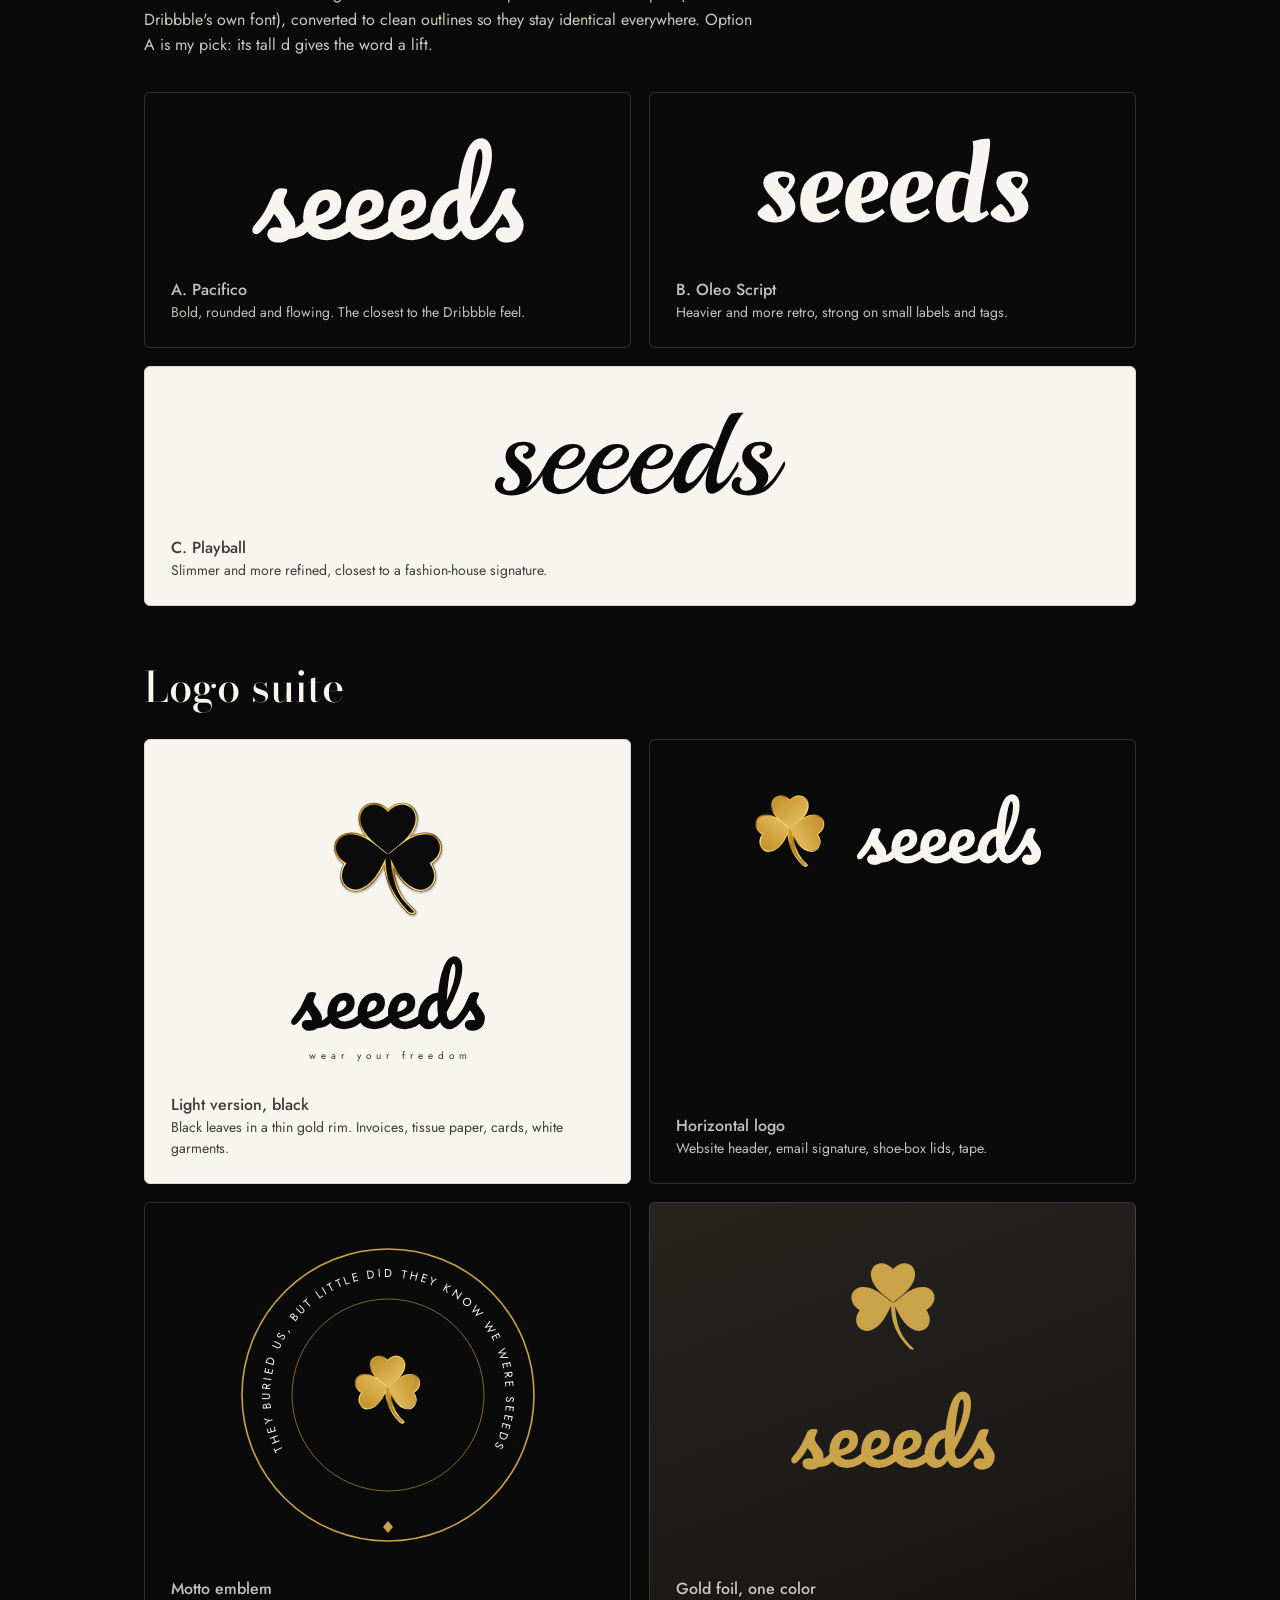
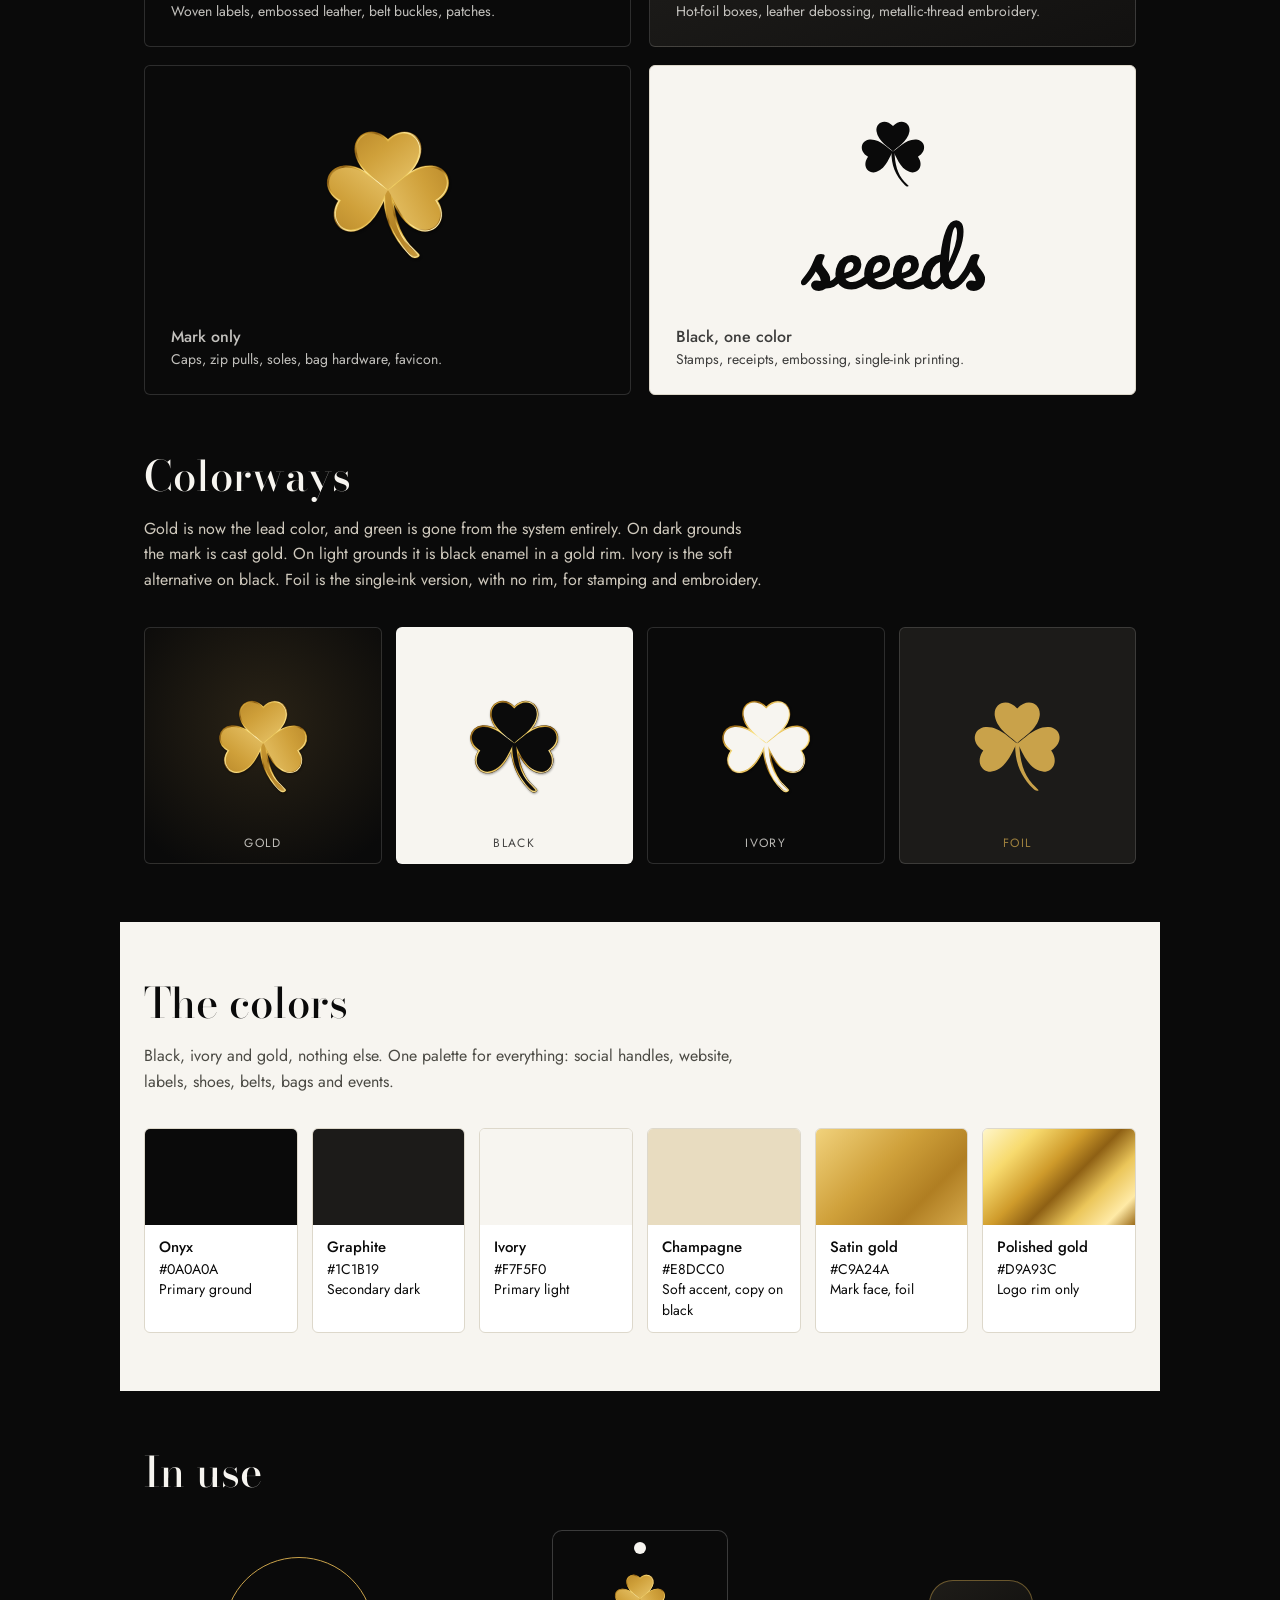
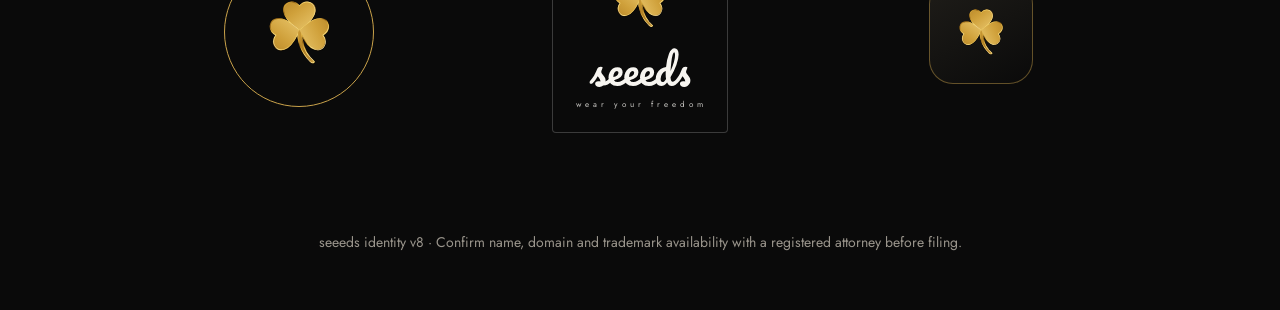
<file: assets/_v8-yellow-gold/identity-v8.html>
<!DOCTYPE html>
<html lang="en"><head><meta charset="utf-8">
<meta name="viewport" content="width=device-width, initial-scale=1, viewport-fit=cover">
<title>seeeds — brand identity</title>
<link rel="preconnect" href="https://fonts.googleapis.com"><link rel="preconnect" href="https://fonts.gstatic.com" crossorigin>
<link href="https://fonts.googleapis.com/css2?family=Bodoni+Moda:ital,wght@0,500;1,500&family=Jost:wght@400;500&display=swap" rel="stylesheet">
<style>
:root{--onyx:#0A0A0A;--graphite:#1C1B19;--ivory:#F7F5F0;--champagne:#E8DCC0;--gold:#C9A24A;box-sizing:border-box;padding-top:env(safe-area-inset-top,0px);padding-bottom:env(safe-area-inset-bottom,0px)}
html{scroll-padding-top:env(safe-area-inset-top,0px);background:var(--onyx)}
*,*:before,*:after{box-sizing:inherit}
body{margin:0;background:var(--onyx);color:var(--ivory);font:400 16px/1.6 Jost,"Helvetica Neue",Arial,sans-serif}
svg{display:block;max-width:100%;height:auto;overflow:visible}.m svg,.w svg{width:100%}svg svg{max-width:none}
.lock{display:flex;flex-direction:column;align-items:center;text-align:center}
.lock .m{width:var(--w,120px)}.lock .w{width:var(--ww,260px);margin-top:var(--gap,18px)}
.tg{font-size:var(--ts,12px);letter-spacing:.5em;margin-right:-.5em;margin-top:var(--tm,16px);opacity:.8;white-space:nowrap;line-height:1}
.row{flex-direction:row;gap:16px}.row .w{margin-top:0}
.ink-d{color:var(--ivory)}.ink-l{color:var(--onyx)}
.hero{padding:70px 24px 66px;text-align:center;background:radial-gradient(90% 60% at 50% 24%,#2A2316 0%,var(--onyx) 70%)}
.hero .lock{--w:190px;--ww:min(250px,70vw);--gap:24px;--ts:13px;--tm:22px}
.hero p{margin:34px auto 0;max-width:32ch;font-family:"Bodoni Moda",Georgia,serif;font-style:italic;font-size:clamp(19px,4.6vw,26px);line-height:1.4;color:var(--champagne)}
.wrap{max-width:1040px;margin:0 auto;padding:58px 24px}
h2{font-family:"Bodoni Moda",Georgia,serif;font-weight:500;font-size:clamp(28px,6vw,42px);line-height:1.12;margin:0 0 16px}
.lead{max-width:62ch;color:#cfc9bd;margin:0 0 34px}
.grid{display:grid;gap:18px;grid-template-columns:1fr}
@media(min-width:720px){.grid{grid-template-columns:1fr 1fr}.span{grid-column:span 2}}
.card{border-radius:6px;padding:42px 26px 24px;display:flex;flex-direction:column;justify-content:space-between;gap:32px;min-height:240px;border:1px solid rgba(255,255,255,.14)}
.card>svg,.card>.lock,.card>.m,.card>.w{margin:0 auto}
.card small{font-size:14px;opacity:.78;line-height:1.5}.card b{font-weight:500;display:block;font-size:16px}
.c-onyx{background:var(--onyx)}.c-ivory{background:var(--ivory);color:var(--onyx);border-color:#ddd8cb}.c-graphite{background:linear-gradient(160deg,#26241F,var(--graphite) 60%,#121110)}.c-glow{background:radial-gradient(80% 70% at 50% 35%,#2A2316,var(--onyx))}
.tiles{display:grid;gap:14px;grid-template-columns:1fr 1fr}
@media(min-width:720px){.tiles{grid-template-columns:repeat(4,1fr)}}
.tile{aspect-ratio:1;border-radius:6px;display:grid;place-items:center;border:1px solid rgba(255,255,255,.14);position:relative}
.tile .m{width:52%}.tile span{position:absolute;bottom:10px;left:0;right:0;text-align:center;font-size:12px;letter-spacing:.12em;opacity:.75}
.pal{display:grid;gap:14px;grid-template-columns:repeat(auto-fit,minmax(140px,1fr))}
.sw{border-radius:6px;overflow:hidden;border:1px solid #ddd8cb;background:#fff}
.sw i{display:block;height:96px}.sw div{padding:12px 14px;font-size:14px;line-height:1.45;color:var(--onyx)}.sw b{font-weight:500;display:block;font-size:15px}
.light{background:var(--ivory);color:var(--onyx)}.light .lead{color:#4b4a44}
.apps{display:grid;gap:30px;grid-template-columns:repeat(auto-fit,minmax(200px,1fr));align-items:center;justify-items:center;margin-top:34px}
.av{width:150px;height:150px;border-radius:50%;background:var(--onyx);border:1.5px solid var(--gold);display:grid;place-items:center}.av .m{width:56%}
.tag{width:176px;background:var(--onyx);border-radius:10px 10px 4px 4px;padding:34px 18px 24px;border:1px solid rgba(255,255,255,.2);position:relative;--w:70px;--ww:104px;--gap:12px;--ts:8px;--tm:12px}
.tag:before{content:"";position:absolute;top:11px;left:50%;width:12px;height:12px;margin-left:-6px;border-radius:50%;background:var(--ivory)}
.app{width:104px;height:104px;border-radius:24px;background:linear-gradient(150deg,#1F1D19,#0A0A0A);box-shadow:inset 0 0 0 1px rgba(201,162,74,.45);display:grid;place-items:center}.app .m{width:58%}
footer{padding:40px 24px 56px;text-align:center;color:#9a958c;font-size:14px}
</style></head><body>

<header class="hero"><div class="lock ink-d"><i class="m" data-m="gold"></i><i class="w" data-w="pac"></i><span class="tg">wear your freedom</span></div>
<p>They buried us, but little did they know we were seeeds.</p></header>

<section class="wrap"><h2>The mark</h2>
<p class="lead">Drawn on the form of the shamrock emoji: three heart-shaped leaves meeting at the center, with the short curved stem below. No inner lines, no sparkle, no detail. In the hero version the face is satin gold and the outer edge carries a thin polished gold rim, so the whole mark reads as one cast gold piece, like a button or cord stopper. This is my own drawing of that shape, not a copy of any emoji artwork. The shamrock is strongly linked to Ireland, so confirm the trademark with an attorney before you commit.</p>
<div class="grid">
<div class="card c-glow span"><div class="lock ink-d" style="--w:230px;--ww:min(290px,80%);--gap:28px;--ts:13px;--tm:24px"><i class="m" data-m="gold"></i><i class="w" data-w="pac"></i><span class="tg">wear your freedom</span></div><small><b>Primary stacked logo</b>Website, packaging, shop signage, lookbooks.</small></div>
</div></section>

<section class="wrap" style="padding-top:0"><h2>The wordmark</h2>
<p class="lead">Dribbble's wordmark is bold, lowercase, friendly retro lettering where the letters flow into each other. That is the feeling here. These are free script fonts in the same spirit (not Dribbble's own font), converted to clean outlines so they stay identical everywhere. Option A is my pick: its tall d gives the word a lift.</p>
<div class="grid">
<div class="card c-onyx"><i class="w ink-d" data-w="pac" style="width:min(280px,100%)"></i><small><b>A. Pacifico</b>Bold, rounded and flowing. The closest to the Dribbble feel.</small></div>
<div class="card c-onyx"><i class="w ink-d" data-w="oleo" style="width:min(280px,100%)"></i><small><b>B. Oleo Script</b>Heavier and more retro, strong on small labels and tags.</small></div>
<div class="card c-ivory span"><i class="w ink-l" data-w="play" style="width:min(300px,100%)"></i><small><b>C. Playball</b>Slimmer and more refined, closest to a fashion-house signature.</small></div>
</div></section>

<section class="wrap" style="padding-top:0"><h2>Logo suite</h2>
<div class="grid" style="margin-top:28px">
<div class="card c-ivory"><div class="lock ink-l" style="--w:150px;--ww:200px;--gap:22px;--ts:10px;--tm:18px"><i class="m" data-m="obsidian"></i><i class="w" data-w="pac"></i><span class="tg">wear your freedom</span></div><small><b>Light version, black</b>Black leaves in a thin gold rim. Invoices, tissue paper, cards, white garments.</small></div>
<div class="card c-onyx"><div class="lock ink-d row" style="--w:96px;--ww:190px"><i class="m" data-m="gold"></i><i class="w" data-w="pac"></i></div><small><b>Horizontal logo</b>Website header, email signature, shoe-box lids, tape.</small></div>
<div class="card c-onyx"><svg viewBox="0 0 300 300" width="300" role="img" aria-label="Circular motto emblem"><defs><path id="rg" d="M150 268A118 118 0 1 1 150 32 118 118 0 1 1 150 268"/></defs><circle cx="150" cy="150" r="146" fill="none" stroke="#C9A24A" stroke-width="1.6"/><circle cx="150" cy="150" r="96" fill="none" stroke="#C9A24A" stroke-width="1" opacity=".6"/><text fill="#F7F5F0" font-family="Jost,Arial,sans-serif" font-size="11.5" letter-spacing="3" text-anchor="middle"><textPath href="#rg" startOffset="50%">THEY BURIED US, BUT LITTLE DID THEY KNOW WE WERE SEEEDS</textPath></text><path d="M150 276l5 6-5 6-5-6z" fill="#C9A24A"/><g data-m="gold" data-t="translate(104 98) scale(.38)"></g></svg><small><b>Motto emblem</b>Woven labels, embossed leather, belt buckles, patches.</small></div>
<div class="card c-graphite"><div class="lock" style="--w:120px;--ww:210px;--gap:24px;color:#C9A24A"><i class="m" data-m="foil"></i><i class="w" data-w="pac"></i></div><small><b>Gold foil, one color</b>Hot-foil boxes, leather debossing, metallic-thread embroidery.</small></div>
<div class="card c-onyx"><i class="m" data-m="gold" style="width:170px"></i><small><b>Mark only</b>Caps, zip pulls, soles, bag hardware, favicon.</small></div>
<div class="card c-ivory"><div class="lock ink-l" style="--w:90px;--ww:190px;--gap:20px"><i class="m" data-m="black"></i><i class="w" data-w="pac"></i></div><small><b>Black, one color</b>Stamps, receipts, embossing, single-ink printing.</small></div>
</div></section>

<section class="wrap" style="padding-top:0"><h2>Colorways</h2>
<p class="lead">Gold is now the lead color, and green is gone from the system entirely. On dark grounds the mark is cast gold. On light grounds it is black enamel in a gold rim. Ivory is the soft alternative on black. Foil is the single-ink version, with no rim, for stamping and embroidery.</p>
<div class="tiles">
<div class="tile" style="background:radial-gradient(70% 70% at 50% 40%,#2A2316,#0A0A0A)"><i class="m" data-m="gold"></i><span>GOLD</span></div>
<div class="tile" style="background:#F7F5F0;color:#0A0A0A"><i class="m" data-m="obsidian"></i><span>BLACK</span></div>
<div class="tile" style="background:#0A0A0A"><i class="m" data-m="pearl"></i><span>IVORY</span></div>
<div class="tile" style="background:#1C1B19;color:#C9A24A"><i class="m" data-m="foil"></i><span>FOIL</span></div>
</div></section>

<section class="wrap light"><h2>The colors</h2>
<p class="lead">Black, ivory and gold, nothing else. One palette for everything: social handles, website, labels, shoes, belts, bags and events.</p>
<div class="pal">
<div class="sw"><i style="background:#0A0A0A"></i><div><b>Onyx</b>#0A0A0A<br>Primary ground</div></div>
<div class="sw"><i style="background:#1C1B19"></i><div><b>Graphite</b>#1C1B19<br>Secondary dark</div></div>
<div class="sw"><i style="background:#F7F5F0"></i><div><b>Ivory</b>#F7F5F0<br>Primary light</div></div>
<div class="sw"><i style="background:#E8DCC0"></i><div><b>Champagne</b>#E8DCC0<br>Soft accent, copy on black</div></div>
<div class="sw"><i style="background:linear-gradient(135deg,#F1D27C,#CFA03A 42%,#B07E22 72%,#D6AA4C)"></i><div><b>Satin gold</b>#C9A24A<br>Mark face, foil</div></div>
<div class="sw"><i style="background:linear-gradient(135deg,#FFF6C9,#F7DA6E 22%,#CF9B2B 42%,#8E6014 56%,#EBC65A 72%,#FFEAA6 88%,#9C6C1A)"></i><div><b>Polished gold</b>#D9A93C<br>Logo rim only</div></div>
</div></section>

<section class="wrap"><h2>In use</h2>
<div class="apps">
<div class="av"><i class="m" data-m="gold"></i></div>
<div class="tag lock ink-d"><i class="m" data-m="gold"></i><i class="w" data-w="pac"></i><span class="tg">wear your freedom</span></div>
<div class="app"><i class="m" data-m="gold"></i></div>
</div></section>
<footer>seeeds identity v8 · Confirm name, domain and trademark availability with a registered attorney before filing.</footer>

<script>
const WM={"pac": {"d": "M127 -51Q127 -77 146 -96Q165 -115 202 -115Q215 -115 232.5 -112.5Q250 -110 259 -109Q258 -135 247.5 -158Q237 -181 221 -202.5Q205 -224 191 -240Q160 -181 129.5 -142Q99 -103 63 -68Q45 -50 25 -50Q9 -50 -1 -61.5Q-11 -73 -11 -90Q-11 -110 3 -127L16 -143Q71 -211 99 -255Q116 -284 139 -332.5Q162 -381 184 -433Q203 -477 263 -477Q291 -477 302 -472Q313 -467 313 -456Q313 -450 309 -437Q305 -424 298 -411Q280 -375 280 -350Q280 -335 290.5 -317Q301 -299 323 -272Q355 -230 371.5 -200.5Q388 -171 388 -136Q388 -126 386 -108Q435 -127 501 -209Q513 -223 528 -223Q541 -223 548.5 -211Q556 -199 556 -178Q556 -140 537 -116Q487 -54 441.5 -31.5Q396 -9 329 -7Q289 27 234 27Q182 27 154.5 3Q127 -21 127 -51ZM949 -178Q949 -138 930 -116Q893 -71 825.5 -33Q758 5 681 5Q576 5 518 -52Q460 -109 460 -208Q460 -277 489 -336.5Q518 -396 569.5 -431Q621 -466 686 -466Q744 -466 779 -431.5Q814 -397 814 -338Q814 -269 764.5 -219.5Q715 -170 597 -141Q622 -95 692 -95Q737 -95 794.5 -126.5Q852 -158 894 -209Q906 -223 921 -223Q934 -223 941.5 -211Q949 -199 949 -178ZM581 -221V-219Q640 -233 674 -261Q708 -289 708 -326Q708 -345 697.5 -356.5Q687 -368 669 -368Q632 -368 606.5 -325Q581 -282 581 -221ZM1342 -178Q1342 -138 1323 -116Q1286 -71 1218.5 -33Q1151 5 1074 5Q969 5 911 -52Q853 -109 853 -208Q853 -277 882 -336.5Q911 -396 962.5 -431Q1014 -466 1079 -466Q1137 -466 1172 -431.5Q1207 -397 1207 -338Q1207 -269 1157.5 -219.5Q1108 -170 990 -141Q1015 -95 1085 -95Q1130 -95 1187.5 -126.5Q1245 -158 1287 -209Q1299 -223 1314 -223Q1327 -223 1334.5 -211Q1342 -199 1342 -178ZM974 -221V-219Q1033 -233 1067 -261Q1101 -289 1101 -326Q1101 -345 1090.5 -356.5Q1080 -368 1062 -368Q1025 -368 999.5 -325Q974 -282 974 -221ZM1735 -178Q1735 -138 1716 -116Q1679 -71 1611.5 -33Q1544 5 1467 5Q1362 5 1304 -52Q1246 -109 1246 -208Q1246 -277 1275 -336.5Q1304 -396 1355.5 -431Q1407 -466 1472 -466Q1530 -466 1565 -431.5Q1600 -397 1600 -338Q1600 -269 1550.5 -219.5Q1501 -170 1383 -141Q1408 -95 1478 -95Q1523 -95 1580.5 -126.5Q1638 -158 1680 -209Q1692 -223 1707 -223Q1720 -223 1727.5 -211Q1735 -199 1735 -178ZM1367 -221V-219Q1426 -233 1460 -261Q1494 -289 1494 -326Q1494 -345 1483.5 -356.5Q1473 -368 1455 -368Q1418 -368 1392.5 -325Q1367 -282 1367 -221ZM2245 -178Q2245 -138 2226 -116Q2185 -66 2136 -30.5Q2087 5 2039 5Q1963 5 1923 -84Q1881 -31 1849.5 -13Q1818 5 1776 5Q1715 5 1675.5 -40.5Q1636 -86 1636 -159Q1636 -239 1670 -307.5Q1704 -376 1763.5 -419.5Q1823 -463 1897 -471Q1916 -665 1969.5 -802.5Q2023 -940 2110 -940Q2153 -940 2181.5 -901Q2210 -862 2210 -783Q2210 -671 2155 -521Q2100 -371 2008 -213Q2012 -155 2025.5 -130Q2039 -105 2060 -105Q2087 -105 2115 -129Q2143 -153 2190 -209Q2202 -223 2217 -223Q2230 -223 2237.5 -211Q2245 -199 2245 -178ZM2009 -370Q2121 -614 2121 -762Q2121 -800 2114.5 -821Q2108 -842 2099 -842Q2080 -842 2061 -774.5Q2042 -707 2028.5 -598Q2015 -489 2009 -370ZM1897 -169Q1887 -223 1887 -290Q1887 -314 1889 -368Q1834 -351 1797.5 -294.5Q1761 -238 1761 -169Q1761 -96 1811 -96Q1830 -96 1849 -111.5Q1868 -127 1897 -169ZM2243 -51Q2243 -77 2262 -96Q2281 -115 2318 -115Q2331 -115 2348.5 -112.5Q2366 -110 2375 -109Q2374 -135 2363.5 -158Q2353 -181 2337 -202.5Q2321 -224 2307 -240Q2276 -181 2245.5 -142Q2215 -103 2179 -68Q2161 -50 2141 -50Q2125 -50 2115 -61.5Q2105 -73 2105 -90Q2105 -110 2119 -127L2132 -143Q2187 -211 2215 -255Q2233 -284 2251.5 -324Q2270 -364 2300 -433Q2319 -477 2379 -477Q2407 -477 2418 -472Q2429 -467 2429 -456Q2429 -450 2425 -437Q2421 -424 2414 -411Q2396 -375 2396 -350Q2396 -335 2406.5 -317Q2417 -299 2439 -272Q2471 -230 2487.5 -200.5Q2504 -171 2504 -136Q2504 -94 2484.5 -56.5Q2465 -19 2430 4Q2395 27 2350 27Q2298 27 2270.5 3Q2243 -21 2243 -51Z", "vb": [-51, -970, 2595, 1027]}, "oleo": {"d": "M339 -131Q339 -68 283.5 -28Q228 12 157 12Q86 12 44.5 -18Q3 -48 3 -71Q3 -85 38 -116.5Q73 -148 97 -155Q147 -118 179 -38Q216 -41 216 -73Q216 -119 135 -203.5Q54 -288 54 -338Q54 -388 99 -415.5Q144 -443 207.5 -443Q271 -443 303 -420.5Q335 -398 335 -359.5Q335 -321 274 -253Q281 -246 292 -234.5Q303 -223 321 -191Q339 -159 339 -131ZM237 -394Q214 -394 199 -384.5Q184 -375 184 -363Q184 -341 228 -301L243 -288Q285 -324 285 -359Q285 -394 237 -394ZM381 -173Q381 -298 456.5 -370.5Q532 -443 628 -443Q687 -443 725 -414Q763 -385 763 -336.5Q763 -288 738.5 -255Q714 -222 679 -204Q608 -169 549 -160L525 -157Q532 -63 602 -63Q626 -63 653 -75Q680 -87 695 -99L710 -111L734 -79Q726 -68 702 -50Q678 -32 657 -20Q599 12 530 12Q461 12 421 -37Q381 -86 381 -173ZM603 -391Q565 -391 544.5 -326.5Q524 -262 524 -206Q575 -215 605 -249Q635 -283 635 -337Q635 -391 603 -391ZM780 -173Q780 -298 855.5 -370.5Q931 -443 1027 -443Q1086 -443 1124 -414Q1162 -385 1162 -336.5Q1162 -288 1137.5 -255Q1113 -222 1078 -204Q1007 -169 948 -160L924 -157Q931 -63 1001 -63Q1025 -63 1052 -75Q1079 -87 1094 -99L1109 -111L1133 -79Q1125 -68 1101 -50Q1077 -32 1056 -20Q998 12 929 12Q860 12 820 -37Q780 -86 780 -173ZM1002 -391Q964 -391 943.5 -326.5Q923 -262 923 -206Q974 -215 1004 -249Q1034 -283 1034 -337Q1034 -391 1002 -391ZM1179 -173Q1179 -298 1254.5 -370.5Q1330 -443 1426 -443Q1485 -443 1523 -414Q1561 -385 1561 -336.5Q1561 -288 1536.5 -255Q1512 -222 1477 -204Q1406 -169 1347 -160L1323 -157Q1330 -63 1400 -63Q1424 -63 1451 -75Q1478 -87 1493 -99L1508 -111L1532 -79Q1524 -68 1500 -50Q1476 -32 1455 -20Q1397 12 1328 12Q1259 12 1219 -37Q1179 -86 1179 -173ZM1401 -391Q1363 -391 1342.5 -326.5Q1322 -262 1322 -206Q1373 -215 1403 -249Q1433 -283 1433 -337Q1433 -391 1401 -391ZM2056 -61Q1971 12 1906.5 12Q1842 12 1832 -52Q1802 -22 1765 -5Q1728 12 1700 12Q1652 12 1618 -30Q1584 -72 1584 -160Q1584 -292 1640 -367.5Q1696 -443 1766.5 -443Q1837 -443 1885 -411Q1916 -573 1916 -666L1911 -708Q1986 -734 2058 -734Q2066 -717 2066 -695Q2066 -622 2022 -398.5Q1978 -175 1978 -95Q1978 -71 1989 -71Q1995 -71 2027 -90L2037 -96ZM1815 -384Q1780 -384 1754.5 -315Q1729 -246 1729 -178.5Q1729 -111 1738.5 -92Q1748 -73 1767 -73Q1800 -73 1832 -100Q1835 -140 1877 -366Q1843 -384 1815 -384ZM2406 -131Q2406 -68 2350.5 -28Q2295 12 2224 12Q2153 12 2111.5 -18Q2070 -48 2070 -71Q2070 -85 2105 -116.5Q2140 -148 2164 -155Q2214 -118 2246 -38Q2283 -41 2283 -73Q2283 -119 2202 -203.5Q2121 -288 2121 -338Q2121 -388 2166 -415.5Q2211 -443 2274.5 -443Q2338 -443 2370 -420.5Q2402 -398 2402 -359.5Q2402 -321 2341 -253Q2348 -246 2359 -234.5Q2370 -223 2388 -191Q2406 -159 2406 -131ZM2304 -394Q2281 -394 2266 -384.5Q2251 -375 2251 -363Q2251 -341 2295 -301L2310 -288Q2352 -324 2352 -359Q2352 -394 2304 -394Z", "vb": [-37, -764, 2483, 806]}, "play": {"d": "M157 20Q123 20 93 11Q63 2 44 -17Q25 -36 25 -65Q25 -87 38.5 -108Q52 -129 77 -129Q88 -129 97 -124Q106 -119 109 -111Q108 -110 104 -104.5Q100 -99 99 -97Q90 -79 90 -64Q90 -43 105.5 -30Q121 -17 146 -17Q179 -18 203.5 -40.5Q228 -63 228 -94Q228 -112 220 -128Q207 -155 185.5 -174.5Q164 -194 144.5 -214Q125 -234 116 -262Q112 -275 112 -294Q112 -313 117 -331.5Q122 -350 132 -363Q146 -382 174 -398Q209 -417 256 -417Q287 -417 311 -409Q329 -403 342.5 -389.5Q356 -376 356 -354Q356 -329 340.5 -306.5Q325 -284 296 -279Q278 -277 264 -285.5Q250 -294 254 -318Q281 -324 293 -340Q299 -349 299 -358Q299 -375 285.5 -381.5Q272 -388 260 -388Q245 -388 231.5 -384.5Q218 -381 207 -373Q185 -354 185 -329Q185 -325 186.5 -320Q188 -315 189 -310Q194 -297 204 -286Q214 -275 224 -267Q249 -249 275.5 -228Q302 -207 315 -177Q325 -156 325 -134Q325 -104 310 -79.5Q295 -55 276 -41Q309 -55 340.5 -90.5Q372 -126 395 -161Q410 -184 422.5 -204.5Q435 -225 448 -250Q452 -257 455 -257Q461 -257 461 -240Q461 -233 458.5 -223Q456 -213 451 -203Q433 -173 417 -147.5Q401 -122 378 -92Q332 -31 280 -5.5Q228 20 157 20ZM645 -14Q599 10 548 10Q505 10 468 -11Q431 -32 418 -78Q412 -99 412 -122Q412 -160 425.5 -200.5Q439 -241 461 -275Q495 -328 547 -363Q599 -398 662 -398Q709 -398 735 -374Q761 -350 761 -318Q761 -280 735.5 -251.5Q710 -223 669 -208Q649 -201 626.5 -197.5Q604 -194 584 -194Q543 -194 521 -205Q502 -156 502 -115Q502 -78 519 -54.5Q536 -31 573 -31Q604 -31 634.5 -48Q665 -65 691.5 -90Q718 -115 736 -138Q750 -155 760 -170Q770 -185 781 -204.5Q792 -224 807 -253Q811 -260 814 -260Q820 -260 820 -244Q820 -235 817.5 -224.5Q815 -214 809 -203Q795 -178 775.5 -148.5Q756 -119 736 -92Q718 -68 695 -48Q672 -28 645 -14ZM554 -227Q559 -224 565 -223Q571 -222 577 -222Q597 -222 617 -231.5Q637 -241 651 -251Q674 -267 690 -289Q706 -311 708 -339Q709 -351 702.5 -359.5Q696 -368 680 -368Q672 -368 660 -365Q644 -361 628 -350Q612 -339 597 -324Q592 -319 579.5 -304.5Q567 -290 556 -272.5Q545 -255 545 -242Q545 -231 554 -227ZM1003 -14Q957 10 906 10Q863 10 826 -11Q789 -32 776 -78Q770 -99 770 -122Q770 -160 783.5 -200.5Q797 -241 819 -275Q853 -328 905 -363Q957 -398 1020 -398Q1067 -398 1093 -374Q1119 -350 1119 -318Q1119 -280 1093.5 -251.5Q1068 -223 1027 -208Q1007 -201 984.5 -197.5Q962 -194 942 -194Q901 -194 879 -205Q860 -156 860 -115Q860 -78 877 -54.5Q894 -31 931 -31Q962 -31 992.5 -48Q1023 -65 1049.5 -90Q1076 -115 1094 -138Q1108 -155 1118 -170Q1128 -185 1139 -204.5Q1150 -224 1165 -253Q1169 -260 1172 -260Q1178 -260 1178 -244Q1178 -235 1175.5 -224.5Q1173 -214 1167 -203Q1153 -178 1133.5 -148.5Q1114 -119 1094 -92Q1076 -68 1053 -48Q1030 -28 1003 -14ZM912 -227Q917 -224 923 -223Q929 -222 935 -222Q955 -222 975 -231.5Q995 -241 1009 -251Q1032 -267 1048 -289Q1064 -311 1066 -339Q1067 -351 1060.5 -359.5Q1054 -368 1038 -368Q1030 -368 1018 -365Q1002 -361 986 -350Q970 -339 955 -324Q950 -319 937.5 -304.5Q925 -290 914 -272.5Q903 -255 903 -242Q903 -231 912 -227ZM1361 -14Q1315 10 1264 10Q1221 10 1184 -11Q1147 -32 1134 -78Q1128 -99 1128 -122Q1128 -160 1141.5 -200.5Q1155 -241 1177 -275Q1211 -328 1263 -363Q1315 -398 1378 -398Q1425 -398 1451 -374Q1477 -350 1477 -318Q1477 -280 1451.5 -251.5Q1426 -223 1385 -208Q1365 -201 1342.5 -197.5Q1320 -194 1300 -194Q1259 -194 1237 -205Q1218 -156 1218 -115Q1218 -78 1235 -54.5Q1252 -31 1289 -31Q1320 -31 1350.5 -48Q1381 -65 1407.5 -90Q1434 -115 1452 -138Q1466 -155 1476 -170Q1486 -185 1497 -204.5Q1508 -224 1523 -253Q1527 -260 1530 -260Q1536 -260 1536 -244Q1536 -235 1533.5 -224.5Q1531 -214 1525 -203Q1511 -178 1491.5 -148.5Q1472 -119 1452 -92Q1434 -68 1411 -48Q1388 -28 1361 -14ZM1270 -227Q1275 -224 1281 -223Q1287 -222 1293 -222Q1313 -222 1333 -231.5Q1353 -241 1367 -251Q1390 -267 1406 -289Q1422 -311 1424 -339Q1425 -351 1418.5 -359.5Q1412 -368 1396 -368Q1388 -368 1376 -365Q1360 -361 1344 -350Q1328 -339 1313 -324Q1308 -319 1295.5 -304.5Q1283 -290 1272 -272.5Q1261 -255 1261 -242Q1261 -231 1270 -227ZM1794 6Q1764 6 1752.5 -16.5Q1741 -39 1741 -73Q1741 -89 1743 -105.5Q1745 -122 1748 -139Q1750 -154 1756 -175.5Q1762 -197 1770 -222Q1751 -184 1726 -144.5Q1701 -105 1671.5 -71.5Q1642 -38 1610.5 -17.5Q1579 3 1547 3Q1519 3 1499.5 -17.5Q1480 -38 1480 -89Q1480 -141 1498 -196Q1516 -251 1548.5 -298.5Q1581 -346 1625.5 -375Q1670 -404 1723 -404Q1745 -404 1772 -395Q1799 -386 1813 -360Q1818 -368 1821 -376Q1824 -384 1827 -390Q1851 -443 1868 -490Q1885 -537 1898 -563Q1915 -597 1925 -614.5Q1935 -632 1943.5 -639Q1952 -646 1963 -649Q1972 -651 1983 -652Q1994 -653 2006 -653Q2018 -653 2033.5 -653Q2049 -653 2053 -654Q2036 -642 2013 -605Q1990 -568 1965 -516Q1940 -464 1916.5 -405.5Q1893 -347 1873.5 -289.5Q1854 -232 1842.5 -185Q1831 -138 1831 -109Q1831 -77 1849 -77Q1861 -77 1877.5 -89Q1894 -101 1908 -116Q1922 -131 1928 -138Q1948 -164 1966 -193.5Q1984 -223 1997 -249Q2002 -257 2004 -257Q2011 -257 2011 -239Q2011 -220 2001 -203Q1987 -179 1967.5 -149.5Q1948 -120 1928 -92Q1914 -74 1891.5 -51Q1869 -28 1843.5 -11Q1818 6 1794 6ZM1592 -81Q1595 -80 1601 -80Q1629 -80 1666.5 -117.5Q1704 -155 1742 -216Q1750 -228 1761 -250Q1772 -272 1784.5 -298.5Q1797 -325 1808 -348Q1801 -358 1790.5 -362Q1780 -366 1768 -366Q1746 -366 1721 -354.5Q1696 -343 1679 -326Q1653 -300 1629.5 -259Q1606 -218 1591.5 -178Q1577 -138 1577 -111Q1577 -86 1592 -81ZM2085 20Q2051 20 2021 11Q1991 2 1972 -17Q1953 -36 1953 -65Q1953 -87 1966.5 -108Q1980 -129 2005 -129Q2016 -129 2025 -124Q2034 -119 2037 -111Q2036 -110 2032 -104.5Q2028 -99 2027 -97Q2018 -79 2018 -64Q2018 -43 2033.5 -30Q2049 -17 2074 -17Q2107 -18 2131.5 -40.5Q2156 -63 2156 -94Q2156 -112 2148 -128Q2135 -155 2113.5 -174.5Q2092 -194 2072.5 -214Q2053 -234 2044 -262Q2040 -275 2040 -294Q2040 -313 2045 -331.5Q2050 -350 2060 -363Q2074 -382 2102 -398Q2137 -417 2184 -417Q2215 -417 2239 -409Q2257 -403 2270.5 -389.5Q2284 -376 2284 -354Q2284 -329 2268.5 -306.5Q2253 -284 2224 -279Q2206 -277 2192 -285.5Q2178 -294 2182 -318Q2209 -324 2221 -340Q2227 -349 2227 -358Q2227 -375 2213.5 -381.5Q2200 -388 2188 -388Q2173 -388 2159.5 -384.5Q2146 -381 2135 -373Q2113 -354 2113 -329Q2113 -325 2114.5 -320Q2116 -315 2117 -310Q2122 -297 2132 -286Q2142 -275 2152 -267Q2177 -249 2203.5 -228Q2230 -207 2243 -177Q2253 -156 2253 -134Q2253 -104 2238 -79.5Q2223 -55 2204 -41Q2237 -55 2268.5 -90.5Q2300 -126 2323 -161Q2338 -184 2350.5 -204.5Q2363 -225 2376 -250Q2380 -257 2383 -257Q2389 -257 2389 -240Q2389 -233 2386.5 -223Q2384 -213 2379 -203Q2361 -173 2345 -147.5Q2329 -122 2306 -92Q2260 -31 2208 -5.5Q2156 20 2085 20Z", "vb": [-15, -684, 2444, 734]}};
const V={gold:{c:'satin',gold:1},foil:{c:'#C9A24A'},obsidian:{c:'#0B0B0B',gold:1},pearl:{c:'#F7F5F0',gold:1},white:{c:'#fff'},black:{c:'#0A0A0A'}};
let n=0;
function mark(t){const p=V[t],i='g'+(++n),H='M0 0C-8-10-40-26-44-54C-47-78-20-90 0-68C20-90 47-78 44-54C40-26 8-10 0 0Z',S='M116 116C115 152 126 180 152 206 156 210 160 210 162 208 158 204 154 200 150 196 132 176 125 150 124 116Z';
const T=['translate(120 116) rotate(-102)','translate(120 116) rotate(102)','translate(120 116)'];
const st='<stop offset="0" stop-color="#FFF6C9"/><stop offset=".16" stop-color="#F7DA6E"/><stop offset=".36" stop-color="#CF9B2B"/><stop offset=".5" stop-color="#8E6014"/><stop offset=".64" stop-color="#EBC65A"/><stop offset=".82" stop-color="#FFEAA6"/><stop offset="1" stop-color="#9C6C1A"/>';
const G=(k,a,b,s)=>`<linearGradient id="${i}${k}" gradientUnits="userSpaceOnUse" spreadMethod="reflect" x1="${a[0]}" y1="${a[1]}" x2="${b[0]}" y2="${b[1]}">${s||st}</linearGradient>`;
const M=(k,w)=>`<mask id="${i}m${k}" maskUnits="userSpaceOnUse" x="0" y="0" width="240" height="240"><use href="#${i}u" fill="#fff" stroke="#fff" stroke-width="${w}" stroke-linejoin="round"/></mask>`;
const R=(g,m)=>`<rect width="240" height="240" fill="url(#${i}${g})" mask="url(#${i}m${m})"/>`;
const defs=`<g id="${i}u"><path d="${S}"/>${T.map(x=>`<path transform="${x}" d="${H}"/>`).join('')}</g>`+(p.gold?`<filter id="${i}s" x="-20%" y="-20%" width="140%" height="140%"><feGaussianBlur stdDeviation="1.6"/></filter>`+G('ga',[40,30],[110,100])+G('gb',[110,100],[40,30])+G('ge',[36,28],[204,216],'<stop offset="0" stop-color="#8A5E14"/><stop offset="1" stop-color="#2C1D06"/>')+M(1,6.4)+M(2,5)+M(3,2.4):'')+(p.c==='satin'?G('sf',[48,26],[196,214],'<stop offset="0" stop-color="#F1D27C"/><stop offset=".42" stop-color="#CFA03A"/><stop offset=".72" stop-color="#B07E22"/><stop offset="1" stop-color="#D6AA4C"/>'):'');
const rim=p.gold?`<use href="#${i}u" fill="#000" stroke="#000" stroke-width="6.4" stroke-linejoin="round" opacity=".4" transform="translate(1 2)" filter="url(#${i}s)"/>${R('ge',1)}${R('ga',2)}${R('gb',3)}`:'';
return `<svg viewBox="0 0 240 240" role="img" aria-label="seeeds shamrock mark"><defs>${defs}</defs>${rim}<use href="#${i}u" fill="${p.c==='satin'?`url(#${i}sf)`:p.c}"/></svg>`}
function wm(k){const w=WM[k],v=w.vb;return `<svg viewBox="${v[0]} ${v[1]} ${v[2]} ${v[3]}" role="img" aria-label="seeeds"><path d="${w.d}" fill="currentColor"/></svg>`}
document.querySelectorAll('[data-m]').forEach(e=>{const d=document.createElement('div');d.innerHTML=mark(e.dataset.m);const s=d.firstElementChild;if(e.dataset.t){e.setAttribute('transform',e.dataset.t);[...s.childNodes].forEach(c=>e.appendChild(c))}else{e.innerHTML=s.outerHTML;e.style.display='block'}});
document.querySelectorAll('[data-w]').forEach(e=>{e.innerHTML=wm(e.dataset.w);e.style.display='block'});
</script>
</body></html>
</file>
<file: css/seeeds.css>
/* seeeds — site design system (v11)
   Light, simple, photographic. Gold navbar, black chain, pink splash. No green, ever. */

:root {
  --ink: #0A0A0A;
  --paper: #FFFFFF;
  --bone: #F7F5F0;
  --panel: #F5F5F5;     /* very light grey product panel */
  --line: #E5E5E5;
  --muted: #6B6B6B;
  --pink: #E8357E;
  --rose: #B8957C;
  --gold: linear-gradient(100deg, #A9876E 0%, #C9A68C 22%, #E6CBB4 46%, #C29F86 68%, #A9876E 100%);

  --font: "Poppins", "Helvetica Neue", Arial, sans-serif;
  --display: "Poppins", "Helvetica Neue", Arial, sans-serif;
  --s1: 8px; --s2: 16px; --s3: 24px; --s4: 32px; --s5: 48px; --s6: 64px; --s7: 96px; --s8: 128px;
  --gutter: clamp(16px, 4vw, 48px);
  --max: 1320px;
  --radius: 6px;
}

*, *::before, *::after { box-sizing: border-box; }
html { background: var(--paper); -webkit-text-size-adjust: 100%; }
body { margin: 0; background: var(--paper); color: var(--ink); font: 400 16px/1.6 var(--font); -webkit-font-smoothing: antialiased; }
img { display: block; max-width: 100%; height: auto; }
a { color: inherit; text-decoration: none; }
button, input { font: inherit; color: inherit; }
button { background: none; border: 0; padding: 0; cursor: pointer; }
:focus-visible { outline: 2px solid var(--pink); outline-offset: 3px; }
::selection { background: var(--pink); color: #fff; }
.sr { position: absolute; width: 1px; height: 1px; overflow: hidden; clip: rect(0 0 0 0); white-space: nowrap; }
.ico { width: 22px; height: 22px; display: block; fill: none; stroke: currentColor; stroke-width: 1.6; stroke-linecap: round; stroke-linejoin: round; }

.wrap { max-width: var(--max); margin: 0 auto; padding: 0 var(--gutter); }
.section { padding: var(--s7) 0; }
.section.tint { background: var(--bone); }
@media (max-width: 760px) { .section { padding: var(--s6) 0; } }

/* ---------- type ---------- */
h1, h2, h3, h4 { font-family: var(--display); font-weight: 600; letter-spacing: -0.015em; margin: 0; }
.h1 { font-size: clamp(38px, 5.4vw, 72px); line-height: 1.06; }
.h2 { font-size: clamp(28px, 3.4vw, 44px); line-height: 1.1; }
.label { font-size: 12px; font-weight: 500; letter-spacing: .12em; text-transform: uppercase; color: var(--muted); }
.lead { font-size: clamp(17px, 1.4vw, 19px); line-height: 1.6; color: #3A3A3A; max-width: 44ch; margin: 0; }
.muted { color: var(--muted); }

/* ---------- buttons ---------- */
.btn { display: inline-flex; align-items: center; justify-content: center; gap: 8px; min-height: 50px; padding: 0 28px; border-radius: 999px;
  font-size: 15px; font-weight: 500; background: var(--ink); color: #fff; transition: background .2s, color .2s, box-shadow .2s; }
.btn:hover { background: var(--pink); }
.btn.light { background: transparent; color: var(--ink); box-shadow: inset 0 0 0 1px #CFCFCF; }
.btn.light:hover { box-shadow: inset 0 0 0 1px var(--ink); background: transparent; }
.btn.block { width: 100%; }
.btn[disabled] { background: var(--line); color: var(--muted); pointer-events: none; }
.link { font-size: 15px; font-weight: 500; border-bottom: 1px solid currentColor; padding-bottom: 2px; }
.link:hover { color: var(--pink); }

/* ---------- utility bar (Nike-style) ---------- */
.utility { background: #fff; color: var(--ink); font-size: 12px; font-weight: 500; border-bottom: 1px solid var(--line); }
.utility .wrap { display: flex; justify-content: space-between; align-items: center; height: 36px; }
.utility .msg { color: var(--muted); }
.utility nav { display: flex; align-items: center; gap: 4px; }
.utility nav > * { padding: 0 10px; border-left: 1px solid #CFCFCF; line-height: 1; }
.utility nav > *:first-child { border-left: 0; }
.utility a:hover, .utility button:hover { color: var(--muted); }
@media (max-width: 760px) { .utility .msg { display: none; } .utility .wrap { justify-content: flex-end; } }

/* ---------- custom dropdown (used for Help + sort) ---------- */
.dd { position: relative; display: inline-block; }
.dd-btn { display: inline-flex; align-items: center; gap: 6px; font-weight: 500; }
.dd-btn .chev { width: 12px; height: 12px; transition: transform .2s; }
.dd.open .dd-btn .chev { transform: rotate(180deg); }
.dd-menu { position: absolute; top: calc(100% + 10px); right: 0; z-index: 90; min-width: 220px; background: #fff; border-radius: 12px;
  box-shadow: 0 16px 40px rgba(10,10,10,.14), 0 0 0 1px rgba(10,10,10,.05); padding: 8px; list-style: none; margin: 0;
  opacity: 0; visibility: hidden; transform: translateY(-4px); transition: opacity .15s, transform .15s, visibility .15s; }
.dd.open .dd-menu { opacity: 1; visibility: visible; transform: none; }
.dd-menu li > a, .dd-menu li > button { display: flex; justify-content: space-between; align-items: center; width: 100%; text-align: left; padding: 10px 12px; border-radius: 8px; font-size: 14px; font-weight: 400; color: var(--ink); }
.dd-menu li > a:hover, .dd-menu li > button:hover, .dd-menu li > [aria-selected="true"] { background: var(--panel); }
.dd-menu li > [aria-selected="true"]::after { content: ""; width: 8px; height: 8px; border-radius: 50%; background: var(--pink); }
.dd-menu .head { padding: 8px 12px 4px; font-size: 12px; font-weight: 600; color: var(--muted); }

/* ---------- gold header ---------- */
.site-head { position: sticky; top: 0; z-index: 60; background: var(--gold); color: var(--ink); box-shadow: 0 1px 0 rgba(10,10,10,.08); }
.site-head > .wrap { display: grid; grid-template-columns: 1fr auto; align-items: center; height: 68px; }
.head-l { display: flex; align-items: center; gap: var(--s3); }
.head-mark { width: 44px; height: 44px; flex: none; display: grid; place-items: center; }
.head-mark img { width: 40px !important; height: 40px !important; }
.head-mark img { width: 100%; height: 100%; }
.main-nav { display: flex; height: 68px; }
.nav-item > a { display: flex; align-items: center; height: 68px; padding: 0 12px; font-size: 15px; font-weight: 500; position: relative; }
.nav-item > a::after { content: ""; position: absolute; left: 12px; right: 12px; bottom: 16px; height: 2px; background: var(--ink); transform: scaleX(0); transition: transform .2s; }
.nav-item:hover > a::after, .nav-item:focus-within > a::after, .nav-item > a[aria-current="page"]::after { transform: scaleX(1); }
.head-word img { height: 32px; width: auto; }
.head-r { display: flex; justify-content: flex-end; align-items: center; gap: 6px; }
.icon-btn { position: relative; width: 42px; height: 42px; border-radius: 50%; display: grid; place-items: center; transition: background .2s; }
.icon-btn:hover { background: rgba(255,255,255,.35); }
.icon-btn .n { position: absolute; top: 3px; right: 1px; min-width: 18px; height: 18px; padding: 0 5px; border-radius: 9px; background: var(--ink); color: #fff; font-size: 11px; font-weight: 600; display: grid; place-items: center; }
.icon-btn .n:empty, .icon-btn .n[data-n="0"] { display: none; }
.bag { display: inline-flex; align-items: center; gap: 4px; padding-left: 10px; border-radius: 999px; font-size: 15px; font-weight: 500; }
.bag:hover { background: rgba(255,255,255,.35); }
.menu-btn { display: none; }

/* mega menu */
.mega { position: absolute; left: 0; right: 0; top: 100%; background: #fff; border-top: 1px solid var(--line); box-shadow: 0 30px 40px -20px rgba(10,10,10,.18);
  opacity: 0; visibility: hidden; transition: opacity .18s, visibility .18s; }
.nav-item:hover .mega, .nav-item:focus-within .mega, .nav-item.open .mega { opacity: 1; visibility: visible; }
.mega .wrap { display: flex; gap: var(--s6); padding-top: var(--s5); padding-bottom: var(--s6); }
.mega .col h4 { font-family: var(--font); font-size: 15px; font-weight: 600; letter-spacing: 0; margin-bottom: var(--s2); }
.mega .col ul { list-style: none; margin: 0; padding: 0; display: grid; gap: 10px; }
.mega .col a { font-size: 14px; color: var(--muted); }
.mega .col a:hover { color: var(--ink); }
.mega .feature { margin-left: auto; width: 280px; }
.mega .feature img { width: 100%; aspect-ratio: 4 / 3; object-fit: cover; border-radius: var(--radius); }
.mega .feature span { display: block; margin-top: 10px; font-weight: 600; }
.scrim { position: fixed; inset: 0; background: rgba(10,10,10,.25); z-index: 50; opacity: 0; visibility: hidden; transition: opacity .18s; pointer-events: none; }
body.mega-open .scrim { opacity: 1; visibility: visible; }

.promo { background: var(--ink); color: #fff; text-align: center; font-size: 14px; padding: 12px var(--gutter); }
.promo a { font-weight: 500; text-decoration: underline; text-underline-offset: 3px; display: inline-block; padding: 12px 4px; margin: -12px 0; }

@media (max-width: 1100px) {
  .main-nav { display: none; }
  .menu-btn { display: grid; }
  .head-r .hide-m { display: none; }
  .bag .label-t { display: none; }
}
@media (max-width: 600px) {
  .site-head > .wrap { height: 60px; }
  .head-mark { width: 44px; height: 44px; }
  .head-mark img { width: 34px !important; height: 34px !important; }
  .head-word img { height: 26px; }
  .head-r { gap: 0; }
}

/* mobile drawer (fades, never slides) */
.drawer { position: fixed; inset: 0; z-index: 95; background: #fff; overflow-y: auto; padding: 16px var(--gutter) 40px; opacity: 0; visibility: hidden; transition: opacity .2s; }
.drawer.open { opacity: 1; visibility: visible; }
.drawer .top { display: flex; justify-content: space-between; align-items: center; height: 48px; margin-bottom: var(--s3); }
.drawer details { border-bottom: 1px solid var(--line); }
.drawer summary { list-style: none; display: flex; justify-content: space-between; align-items: center; padding: 18px 0; font-family: var(--display); font-weight: 600; font-size: 24px; cursor: pointer; }
.drawer summary::-webkit-details-marker { display: none; }
.drawer summary::after { content: "+"; font-family: var(--font); font-weight: 400; }
.drawer details[open] summary::after { content: "–"; }
.drawer .grp { padding: 0 0 var(--s3); }
.drawer .grp h5 { margin: 12px 0 8px; font-size: 13px; color: var(--muted); font-weight: 600; }
.drawer .grp a { display: block; padding: 6px 0; font-size: 16px; }
.drawer .plain { display: block; padding: 18px 0; font-family: var(--display); font-weight: 600; font-size: 24px; border-bottom: 1px solid var(--line); }
.drawer .acct { display: flex; gap: 10px; margin-top: var(--s4); }

/* ---------- search overlay ---------- */
.search { position: fixed; inset: 0; z-index: 96; background: #fff; opacity: 0; visibility: hidden; transition: opacity .2s; overflow-y: auto; }
.search.open { opacity: 1; visibility: visible; }
.search .bar { display: flex; align-items: center; gap: var(--s2); height: 88px; border-bottom: 1px solid var(--line); }
.search .bar img { width: 40px; height: 40px; }
.search .field { flex: 1; display: flex; align-items: center; gap: 10px; background: var(--panel); border-radius: 999px; padding: 0 18px; height: 48px; }
.search input { flex: 1; border: 0; background: transparent; font-size: 16px; outline: none; }
.search .popular { padding: var(--s4) 0; }
.search .popular h5 { margin: 0 0 12px; font-size: 14px; color: var(--muted); font-weight: 500; }
.search .terms { display: flex; flex-wrap: wrap; gap: 8px; }
.search .terms button { padding: 8px 16px; border-radius: 999px; background: var(--panel); font-size: 14px; font-weight: 500; }
.search .terms button:hover { background: var(--line); }
.search .results { display: grid; grid-template-columns: repeat(auto-fill, minmax(180px, 1fr)); gap: var(--s3); padding-bottom: var(--s6); }

/* ---------- modal (sign in / join) ---------- */
.modal { position: fixed; inset: 0; z-index: 97; background: rgba(10,10,10,.4); display: grid; place-items: center; padding: var(--s2); opacity: 0; visibility: hidden; transition: opacity .2s; }
.modal.open { opacity: 1; visibility: visible; }
.modal .box { background: #fff; border-radius: 16px; width: min(440px, 100%); padding: var(--s5) var(--s4) var(--s4); position: relative; }
.modal .box img.m { width: 44px; height: 44px; margin-bottom: var(--s2); }
.modal .box h2 { font-size: 26px; margin-bottom: 8px; }
.modal .box p { color: var(--muted); margin: 0 0 var(--s3); font-size: 15px; }
.modal .x { position: absolute; top: 14px; right: 14px; }
.field-in { width: 100%; height: 52px; border: 1px solid #CFCFCF; border-radius: 8px; padding: 0 16px; font-size: 15px; margin-bottom: 12px; background: #fff; }
.field-in:focus { outline: none; border-color: var(--ink); }
.modal .auth-switch { text-align: center; margin-top: var(--s2); font-size: 14px; color: var(--muted); }
.modal .auth-switch button { text-decoration: underline; color: var(--ink); min-height: 44px; padding: 0 4px; }
.modal .note { font-size: 13px; margin-top: 10px; min-height: 1.2em; color: var(--pink); }

/* ---------- hero: Nike-style full-bleed photo ---------- */
.hero { position: relative; overflow: hidden; background: var(--ink); color: #fff; height: calc(100svh - var(--head-h, 150px)); min-height: 520px; max-height: 880px; }
.hero-img { position: absolute; inset: 0; width: 100%; height: 100%; object-fit: cover; object-position: 50% 30%; }
.hero::after { content: ""; position: absolute; inset: 0; pointer-events: none;
  background: linear-gradient(0deg, rgba(0,0,0,.45), rgba(0,0,0,.25) 50%, rgba(0,0,0,.4)); }
.hero > .wrap { position: relative; z-index: 2; height: 100%; display: grid; grid-template-columns: 1fr 1fr; align-items: center; gap: var(--s5); padding-top: 24px; padding-bottom: 24px; }
.hero-left { justify-self: center; text-shadow: 0 2px 24px rgba(0,0,0,.35); }
.hero-title { font-family: "Anton", "Impact", "Arial Narrow", sans-serif; font-weight: 400; text-transform: uppercase; font-size: clamp(48px, 6vw, 92px); line-height: .95; letter-spacing: .01em; margin: 0; }
.hero-title .pink, .hero-text .pink { color: #FF4F97; }
.hero-sub { margin: 14px 0 0; font-family: "Pacifico", cursive; font-weight: 400; font-size: clamp(20px, 1.9vw, 30px); line-height: 1.35; color: rgba(255,255,255,.95); }
.hero-shift { grid-column: 1; justify-self: start; display: flex; flex-direction: column; margin-left: 96px; margin-top: clamp(90px, 17vh, 180px); text-shadow: 0 2px 18px rgba(0,0,0,.55); }
@media (max-width: 1000px) {
  .hero > .wrap { grid-template-columns: 1fr; align-content: center; gap: var(--s3); }
  .hero-shift { margin-left: 0; }
}
@media (max-width: 760px) {
  .hero > .wrap { grid-template-columns: 1fr; align-content: end; gap: var(--s3); padding-bottom: 40px; }
  .hero-left, .hero-shift { justify-self: start; }
  .hero-shift { margin-top: 0; margin-left: 0; }
}
.hero-word { display: block; align-self: flex-start; height: clamp(104px, 12.5vw, 190px); width: auto; max-width: 100%; margin: 4px 0 0 -8px; }
.hero-text { margin: 18px 0 0; padding-left: 14px; border-left: 3px solid #FF4F97; font-size: clamp(16px, 1.2vw, 18px); line-height: 1.55; max-width: 46ch; align-self: flex-start; color: rgba(255,255,255,.88); }
.hero-text .pink { font-weight: 600; white-space: nowrap; }
.hero .actions { display: flex; gap: 10px; flex-wrap: wrap; margin-top: 28px; }
.btn.white { background: #fff; color: var(--ink); }
.btn.white:hover { background: var(--pink); color: #fff; }
.btn.outline-w { background: transparent; color: #fff; box-shadow: inset 0 0 0 1.5px rgba(255,255,255,.8); }
.btn.outline-w:hover { background: #fff; color: var(--ink); }
@media (max-width: 760px) {
  .hero { height: calc(100svh - var(--head-h, 150px)); min-height: 520px; max-height: 760px; }
  .hero-img { object-position: 46% 12%; }
  .hero::after { background: linear-gradient(0deg, rgba(0,0,0,.82) 0%, rgba(0,0,0,.55) 42%, rgba(0,0,0,.1) 75%); }
  .hero-word { height: 96px; }
  .hero-shift .btn { min-height: 52px; padding: 0 24px; font-size: 15px; flex: 1; }
  .hero .actions { width: 100%; }
}

/* ---------- ad / campaign video (Nike-style feature block) ---------- */
.ad { padding: var(--s6) 0 var(--s7); }
.ad .eyebrow-h { font-family: var(--display); font-weight: 600; font-size: 22px; margin: 0 0 var(--s3); }
.ad-media { position: relative; background: var(--ink); overflow: hidden; aspect-ratio: 16 / 8; width: calc(100% - 2 * var(--gutter)); max-width: calc(var(--max) - 2 * var(--gutter)); margin: 0 auto; border-radius: 0; }
.ad-media video { width: 100%; height: 100%; object-fit: cover; display: block; }
.ad-ctrl { position: absolute; right: 18px; bottom: 18px; width: 44px; height: 44px; border-radius: 50%; background: rgba(255,255,255,.92); color: var(--ink); display: grid; place-items: center; }
.ad-ctrl:hover { background: #fff; }
.ad-ctrl svg { width: 18px; height: 18px; fill: currentColor; }
.ad-copy { text-align: center; padding-top: var(--s5); }
.ad-copy .label { color: var(--ink); }
.ad-title { font-family: "Anton", "Impact", "Arial Narrow", sans-serif; font-weight: 400; text-transform: uppercase; font-size: clamp(44px, 6.4vw, 96px); line-height: .92; margin: 10px 0 0; }
.ad-copy p { margin: 16px auto 0; max-width: 48ch; color: #3A3A3A; }
.ad-copy .actions { justify-content: center; display: flex; gap: 10px; margin-top: 24px; flex-wrap: wrap; }
@media (max-width: 760px) { .ad-media { aspect-ratio: 4 / 5; } .ad-cta { left: 16px; right: 16px; bottom: 16px; } .ad-cta .btn { flex: 1; padding: 0 12px; white-space: nowrap; } .ad-media video { object-position: 25% 50%; } }

/* ---------- section heading row ---------- */
.head-row { display: flex; justify-content: space-between; align-items: flex-end; gap: var(--s3); margin-bottom: var(--s5); flex-wrap: wrap; }

/* ---------- product cards ---------- */
.grid { display: grid; grid-template-columns: repeat(4, 1fr); gap: var(--s5) var(--s2); }
.grid.three { grid-template-columns: repeat(3, 1fr); }
@media (max-width: 1000px) { .grid, .grid.three { grid-template-columns: repeat(3, 1fr); } .grid.four { grid-template-columns: repeat(2, 1fr); } }
@media (max-width: 760px) { .grid, .grid.three { grid-template-columns: repeat(2, 1fr); gap: var(--s4) 10px; } }
.card { position: relative; display: flex; flex-direction: column; gap: 10px; }
.card .media { position: relative; display: grid; place-items: center; aspect-ratio: 1; background: var(--panel); border-radius: var(--radius); overflow: hidden; }
.card .media img { width: 78%; height: 78%; object-fit: contain; transition: transform .5s ease; }
.card:hover .media img { transform: scale(1.04); }
.card .badge { position: absolute; top: 12px; left: 12px; }
.fav { position: absolute; top: 6px; right: 6px; z-index: 2; width: 44px; height: 44px; border-radius: 50%; background: #fff; display: grid; place-items: center; }
.fav .ico { width: 18px; height: 18px; }
.fav[aria-pressed="true"] .ico { fill: var(--pink); stroke: var(--pink); }
.badge { display: inline-block; font-size: 12px; font-weight: 500; padding: 5px 10px; border-radius: 999px; background: #fff; color: var(--ink); }
.badge.pink { background: var(--pink); color: #fff; }
.badge.dark { background: var(--ink); color: #fff; }
.card .meta { font-size: 15px; line-height: 1.4; }
.card .meta .tag { color: var(--pink); font-weight: 500; font-size: 14px; }
.card .meta h3 { font-family: var(--font); font-size: 15px; font-weight: 500; letter-spacing: 0; }
.card .meta .sub { color: var(--muted); }
.card .meta .price { margin-top: 6px; font-weight: 500; }
.card.sold .media img { opacity: .4; }

/* ---------- collections on a rail ---------- */
.rail-section { padding-top: var(--s5); }
.rail { position: relative; padding-top: 70px; }
.rail::before { content: ""; position: absolute; left: 0; right: 0; top: 30px; height: 10px; border-radius: 5px; z-index: 0;
  background: linear-gradient(#5A5A5A, #121212 45%, #000 60%, #3A3A3A); box-shadow: 0 6px 12px rgba(10,10,10,.22); }
.rail::after { content: ""; position: absolute; left: -6px; right: -6px; top: 26px; height: 18px; background:
  radial-gradient(circle at 9px 9px, #1A1A1A 8px, transparent 9px) left / 18px 18px no-repeat,
  radial-gradient(circle at 9px 9px, #1A1A1A 8px, transparent 9px) right / 18px 18px no-repeat; }
.collections { position: relative; z-index: 1; display: grid; grid-template-columns: repeat(4, 1fr); gap: var(--s4); }
@media (max-width: 1000px) { .collections { grid-template-columns: repeat(2, 1fr); row-gap: var(--s7); } .rail::before, .rail::after { display: none; } }
.ctile { display: block; position: relative; transform-origin: 50% -60px; transition: transform .5s ease; }
.ctile:hover { transform: rotate(-1.5deg); }
.ctile .hanger { position: absolute; left: 50%; top: -64px; width: 120px; height: 70px; transform: translateX(-50%); z-index: 2; }
.ctile .frame { position: relative; isolation: isolate; }
.ctile .frame .splash { position: absolute; inset: -18%; z-index: -1; opacity: 0; transform: scale(.7) rotate(-8deg); transition: opacity .35s ease, transform .5s ease; pointer-events: none; }
.ctile .frame .splash img { width: 100%; height: 100%; object-fit: contain; }
.ctile .media { position: relative; aspect-ratio: 3 / 4; overflow: hidden; border-radius: 14px; background: var(--panel); box-shadow: 0 16px 30px rgba(10,10,10,.12); transition: transform .4s ease; }
.ctile .media img { position: absolute; inset: 0; width: 100%; height: 100%; object-fit: cover; }
.ctile:hover .frame .splash, .ctile:focus-visible .frame .splash { opacity: 1; transform: none; }
.ctile:hover .media { transform: scale(.94); }
.ctile h3 { margin-top: var(--s3); font-size: 20px; }
.ctile p { margin: 4px 0 0; font-size: 14px; color: var(--muted); }
@media (max-width: 1000px) { .ctile .hanger { top: -58px; width: 100px; } }

/* ---------- story split ---------- */
.split { display: grid; grid-template-columns: 1fr 1fr; gap: var(--s7); align-items: center; }
.split .media { position: relative; }
.split .media img.photo { position: relative; z-index: 1; width: 100%; aspect-ratio: 4 / 5; object-fit: cover; border-radius: var(--radius); }
.split .media .splash { position: absolute; width: 46%; bottom: -10%; left: -12%; }
.split .copy > * + * { margin-top: var(--s3); }
.split.flip .media { order: -1; }
@media (max-width: 860px) { .split { grid-template-columns: 1fr; gap: var(--s5); } .split.flip .media { order: 0; } }
blockquote.motto { margin: 0; font-family: var(--display); font-weight: 600; font-size: clamp(26px, 3vw, 40px); line-height: 1.2; letter-spacing: -0.02em; }

/* ---------- newsletter ---------- */
.signup { text-align: center; max-width: 560px; margin: 0 auto; }
.signup .mark { width: 48px; height: 48px; margin: 0 auto var(--s3); }
.signup p { color: var(--muted); margin: 12px 0 var(--s4); }
.signup form { display: flex; gap: 8px; }
.signup input { flex: 1; min-width: 0; height: 50px; border: 1px solid #CFCFCF; border-radius: 999px; padding: 0 20px; background: #fff; }
.signup input:focus { outline: none; border-color: var(--ink); }
.signup .note { font-size: 13px; margin-top: 12px; min-height: 1.4em; }
@media (max-width: 520px) { .signup form { flex-direction: column; } .signup input { flex: none; width: 100%; } .signup .btn { width: 100%; } }

/* ---------- footer: black top, white bottom ---------- */
.foot-top { background: var(--ink); color: #fff; padding: var(--s6) 0; }
.foot-top .wrap { display: flex; justify-content: space-between; gap: var(--s5); flex-wrap: wrap; }
.foot-brand .lock { display: flex; align-items: center; gap: 12px; }
.foot-brand .lock .m { width: 46px; height: 46px; }
.foot-brand .lock .w { height: 34px; width: auto; }
.foot-brand p { margin: var(--s2) 0 0; color: #A3A3A3; font-size: 14px; max-width: 30ch; }
.foot-links { display: flex; gap: var(--s6); flex-wrap: wrap; }
.foot-links h5 { margin: 0 0 14px; font-size: 14px; font-weight: 600; }
.foot-links ul { list-style: none; margin: 0; padding: 0; display: grid; gap: 10px; font-size: 14px; color: #A3A3A3; }
.foot-links a:hover { color: #fff; }
.foot-bottom { background: #fff; border-top: 1px solid var(--line); }
.foot-bottom .wrap { display: flex; justify-content: space-between; align-items: center; gap: var(--s2); flex-wrap: wrap; padding-top: var(--s3); padding-bottom: var(--s3); font-size: 13px; color: var(--muted); }
.foot-bottom nav { display: flex; gap: 4px var(--s3); flex-wrap: wrap; }
.foot-bottom nav a, .foot-bottom nav button { white-space: nowrap; min-height: 44px; display: inline-flex; align-items: center; }
.foot-bottom a:hover { color: var(--ink); }

/* ---------- shop (PLP) ---------- */
.plp-head { display: flex; justify-content: space-between; align-items: flex-end; gap: var(--s2); padding: var(--s4) 0 var(--s3); flex-wrap: wrap; }
.plp-head h1 { font-size: clamp(24px, 2.4vw, 32px); }
.plp-head .tools { display: flex; align-items: center; gap: var(--s3); font-size: 15px; font-weight: 500; }
.plp-head .tools > button, .plp-head .tools .dd-btn { display: inline-flex; align-items: center; gap: 8px; min-height: 44px; }
.crumbs { font-size: 13px; color: var(--muted); padding-top: var(--s3); }
.crumbs a:hover { color: var(--ink); }
.plp { display: grid; grid-template-columns: 240px 1fr; gap: var(--s5); padding-bottom: var(--s7); }
.plp.no-side { grid-template-columns: 1fr; }
.plp.no-side .side { display: none; }
.side { position: sticky; top: 100px; align-self: start; max-height: calc(100vh - 120px); overflow-y: auto; padding-right: 8px; }
.side .cats { list-style: none; margin: 0 0 var(--s3); padding: 0; display: grid; gap: 10px; font-size: 15px; font-weight: 500; }
.side .cats a[aria-current="true"] { color: var(--pink); }
.side details { border-top: 1px solid var(--line); padding: 16px 0; }
.side summary { list-style: none; display: flex; justify-content: space-between; cursor: pointer; font-size: 15px; font-weight: 500; }
.side summary::-webkit-details-marker { display: none; }
.side summary::after { content: ""; width: 10px; height: 10px; border-right: 1.5px solid; border-bottom: 1.5px solid; transform: rotate(45deg) translate(-3px, -3px); transition: transform .2s; }
.side details[open] summary::after { transform: rotate(-135deg) translate(-3px, -3px); }
.side .opts { display: grid; gap: 10px; margin-top: 14px; }
.check { display: flex; align-items: center; gap: 10px; font-size: 15px; cursor: pointer; }
.check input { appearance: none; -webkit-appearance: none; width: 20px; height: 20px; border: 1.5px solid #BDBDBD; border-radius: 5px; margin: 0; display: grid; place-items: center; cursor: pointer; }
.check input:checked { background: var(--ink); border-color: var(--ink); }
.check input:checked::after { content: ""; width: 5px; height: 10px; border: solid #fff; border-width: 0 2px 2px 0; transform: rotate(45deg) translate(-1px, -1px); }
.empty-plp { padding: var(--s6) 0; color: var(--muted); }
@media (max-width: 900px) {
  .plp { grid-template-columns: 1fr; }
  .side { position: fixed; inset: 0; z-index: 94; background: #fff; max-height: none; padding: var(--s3) var(--gutter); opacity: 0; visibility: hidden; transition: opacity .2s; }
  .plp.show-side .side { opacity: 1; visibility: visible; }
  .side .close-side { display: flex !important; }
}
.side .close-side { display: none; justify-content: space-between; align-items: center; margin-bottom: var(--s3); font-weight: 600; font-size: 18px; }

/* ---------- product page ---------- */
.pdp { display: grid; grid-template-columns: minmax(0, 520px) minmax(0, 440px); justify-content: center; gap: var(--s7); padding: var(--s5) 0 var(--s7); align-items: start; }
.gallery { position: relative; }
.gallery .splash { position: absolute; width: 40%; top: -8%; left: -12%; z-index: 0; pointer-events: none; }
.gallery .main { position: relative; z-index: 1; display: grid; place-items: center; aspect-ratio: 1; background: var(--panel); border-radius: 14px; overflow: hidden; }
.gallery .main img { width: 76%; height: 76%; object-fit: contain; transition: opacity .2s; }
.thumbs { position: relative; z-index: 1; display: flex; gap: 10px; margin-top: 14px; flex-wrap: wrap; }
.thumbs button { width: 72px; height: 72px; border-radius: 22px; background: var(--panel); display: grid; place-items: center; overflow: hidden; box-shadow: inset 0 0 0 1px transparent; transition: box-shadow .15s; }
.thumbs button img { width: 76%; height: 76%; object-fit: contain; }
.thumbs button:hover, .thumbs button[aria-pressed="true"] { box-shadow: inset 0 0 0 1.5px var(--ink); }
.buy > * + * { margin-top: var(--s3); }
.buy .crumb { font-size: 13px; color: var(--muted); }
.buy .crumb a:hover { color: var(--ink); }
.buy h1 { font-size: clamp(26px, 2.6vw, 34px); line-height: 1.15; margin-top: 6px; }
.buy .sub { color: var(--muted); margin-top: 4px; }
.buy .price { font-size: 18px; font-weight: 500; }
.honour { background: var(--bone); border-left: 3px solid var(--pink); padding: var(--s3); border-radius: 0 var(--radius) var(--radius) 0; }
.honour h3 { font-size: 19px; margin-top: 6px; }
.honour .yr { font-size: 13px; color: var(--muted); }
.honour p { margin: 10px 0 0; font-size: 15px; color: #3A3A3A; }
.field-head { display: flex; justify-content: space-between; font-size: 15px; font-weight: 500; margin-bottom: 10px; }
.sizes { display: grid; grid-template-columns: repeat(auto-fill, minmax(78px, 1fr)); gap: 8px; }
.sizes button { height: 48px; border: 1px solid var(--line); border-radius: 8px; font-size: 15px; transition: border-color .2s; }
.sizes button:hover { border-color: var(--ink); }
.sizes button[aria-pressed="true"] { border-color: var(--ink); box-shadow: inset 0 0 0 1px var(--ink); }
.buy .actions { display: grid; gap: 10px; }
.hint { font-size: 14px; color: var(--muted); margin-top: 10px !important; min-height: 1.4em; }
.hint.err { color: var(--pink); }
details.acc { border-top: 1px solid var(--line); }
details.acc:last-child { border-bottom: 1px solid var(--line); }
details.acc summary { list-style: none; cursor: pointer; padding: 18px 0; display: flex; justify-content: space-between; font-size: 16px; font-weight: 500; }
details.acc summary::-webkit-details-marker { display: none; }
details.acc summary::after { content: "+"; font-size: 18px; line-height: 1; }
details.acc[open] summary::after { content: "–"; }
details.acc ul, details.acc p { margin: 0 0 18px; padding-left: 18px; color: #3A3A3A; font-size: 15px; }
details.acc p { padding-left: 0; }
@media (max-width: 960px) { .pdp { grid-template-columns: minmax(0, 520px); gap: var(--s5); padding-top: var(--s3); } .gallery .splash { width: 32%; left: -4%; } }

/* ---------- toast ---------- */
.toast { position: fixed; z-index: 70; right: 20px; top: 120px; width: min(360px, calc(100vw - 32px)); background: #fff; border-radius: 12px;
  box-shadow: 0 20px 50px rgba(10,10,10,.16); display: grid; grid-template-columns: 72px 1fr; gap: 14px; padding: 14px; opacity: 0; pointer-events: none; transition: opacity .25s; }
.toast.show { opacity: 1; pointer-events: auto; }
.toast .th { width: 72px; height: 72px; border-radius: 12px; background: var(--panel); display: grid; place-items: center; }
.toast .th img { width: 78%; height: 78%; object-fit: contain; }
.toast .t { font-size: 13px; color: var(--pink); font-weight: 600; }
.toast h4 { font-family: var(--font); font-size: 15px; font-weight: 500; letter-spacing: 0; margin: 2px 0 8px; }

/* ---------- harvest (cart) ---------- */
.page-head { padding: var(--s5) 0 var(--s4); }
.page-head .lead { margin-top: var(--s2); }
.harvest { display: grid; grid-template-columns: 1.5fr 1fr; gap: var(--s6); padding-bottom: var(--s7); align-items: start; }
.lines { border-top: 1px solid var(--line); }
.line-item { display: grid; grid-template-columns: 120px 1fr auto; gap: var(--s3); padding: var(--s3) 0; border-bottom: 1px solid var(--line); align-items: start; }
.line-item .th { width: 120px; aspect-ratio: 1; border-radius: 12px; background: var(--panel); display: grid; place-items: center; }
.line-item .th img { width: 78%; height: 78%; object-fit: contain; }
.line-item h3 { font-family: var(--font); font-size: 16px; font-weight: 500; letter-spacing: 0; }
.line-item .sub { font-size: 14px; color: var(--muted); margin-top: 4px; }
.qty { display: inline-flex; align-items: center; border: 1px solid var(--line); border-radius: 999px; margin-top: 14px; }
.qty button { width: 44px; height: 44px; font-size: 18px; }
.qty span { min-width: 20px; text-align: center; font-size: 14px; }
.line-item .end { text-align: right; display: flex; flex-direction: column; align-items: flex-end; gap: 12px; }
.remove { font-size: 13px; color: var(--muted); text-decoration: underline; text-underline-offset: 3px; min-height: 44px; padding: 0 2px; }
.remove:hover { color: var(--pink); }
.summary { position: sticky; top: 100px; background: var(--bone); padding: var(--s4); border-radius: 12px; }
.summary h2 { font-size: 22px; margin-bottom: var(--s3); }
.summary .row { display: flex; justify-content: space-between; padding: 10px 0; font-size: 15px; }
.summary .row.total { border-top: 1px solid var(--line); margin-top: 8px; padding-top: var(--s2); font-weight: 600; font-size: 18px; }
.summary .ship { font-size: 13px; color: var(--muted); margin-top: 8px; }
.breaker { position: relative; overflow: hidden; isolation: isolate; width: 100%; height: 56px; margin-top: var(--s3); border-radius: 999px; background: var(--ink); color: #fff;
  font-size: 15px; font-weight: 500; user-select: none; -webkit-user-select: none; touch-action: none; }
.breaker .fill { position: absolute; inset: 0; z-index: -1; background: var(--pink); transform: scaleX(var(--p, 0)); transform-origin: left; }
.summary .fine { font-size: 13px; color: var(--muted); text-align: center; margin: 10px 0 0; }
@media (max-width: 860px) {
  .harvest { grid-template-columns: 1fr; gap: var(--s5); }
  .summary { position: static; }
  .line-item { grid-template-columns: 88px 1fr; gap: var(--s2); }
  .line-item .th { width: 88px; }
  .line-item .end { grid-column: 2; flex-direction: row; justify-content: space-between; align-items: center; width: 100%; }
}
.empty { text-align: center; padding: var(--s6) 0 var(--s8); }
.empty p { color: var(--muted); margin: 12px auto var(--s4); max-width: 36ch; }
.freed { position: fixed; inset: 0; z-index: 98; background: var(--paper); display: grid; place-items: center; text-align: center; padding: var(--s4); opacity: 0; transition: opacity .4s; overflow: hidden; }
.freed.show { opacity: 1; }
.freed .splash { position: absolute; width: min(80vw, 560px); left: 50%; top: 50%; transform: translate(-50%, -50%); opacity: .16; }
.freed .msg { position: relative; z-index: 1; max-width: 460px; }
.freed .mark { width: 56px; height: 56px; margin: 0 auto var(--s3); }
.freed p { color: var(--muted); margin: var(--s2) 0 var(--s4); }
.freed .order { font-size: 13px; color: var(--muted); margin-top: var(--s3); }

/* ---------- story ---------- */
.story-hero { position: relative; min-height: 72vh; display: flex; align-items: flex-end; color: #fff; overflow: hidden; }
.story-hero img { position: absolute; inset: 0; width: 100%; height: 100%; object-fit: cover; filter: grayscale(1); }
.story-hero::after { content: ""; position: absolute; inset: 0; background: linear-gradient(transparent 30%, rgba(10,10,10,.75)); }
.story-hero .wrap { position: relative; z-index: 1; padding-bottom: var(--s6); width: 100%; }
.story-hero .label { color: rgba(255,255,255,.8); }
.story-hero .h1 { margin-top: var(--s2); max-width: 14ch; }
.chapter .num { font-size: 13px; font-weight: 500; color: var(--pink); }
.chapter .copy p { margin-bottom: 0; font-size: 17px; line-height: 1.75; color: #3A3A3A; max-width: 56ch; }
.chapter .copy p + p { margin-top: var(--s2); }
.stat { font-family: var(--display); font-weight: 600; font-size: clamp(48px, 6vw, 80px); letter-spacing: -0.03em; line-height: 1; }
.roll { border-top: 1px solid var(--line); }
.roll-row { display: grid; grid-template-columns: 100px 260px 1fr auto; gap: var(--s3); padding: var(--s3) 0; border-bottom: 1px solid var(--line); align-items: baseline; }
.roll-row .yr { font-family: var(--display); font-weight: 600; font-size: 20px; color: var(--pink); }
.roll-row h3 { font-size: 18px; }
.roll-row .place { font-size: 13px; color: var(--muted); margin-top: 2px; }
.roll-row p { margin: 0; color: #3A3A3A; font-size: 15px; }
.roll-row .wear { font-size: 13px; white-space: nowrap; justify-self: start; align-self: center; display: inline-flex; align-items: center; min-height: 44px; border-bottom: 0; text-decoration: underline; text-underline-offset: 4px; }
@media (max-width: 860px) { .roll-row { grid-template-columns: 64px 1fr; gap: 6px var(--s2); } .roll-row p, .roll-row .wear { grid-column: 2; } }
.hero-shift .btn { text-shadow: none; }
.hero-shift .btn { min-height: 56px; padding: 0 32px; font-size: 16px; }

/* ---------- legal pages ---------- */
.legal-head { padding: var(--s6) 0 var(--s4); border-bottom: 1px solid var(--line); }
.legal-head .muted { margin-top: 10px; font-size: 14px; }
.legal { display: grid; grid-template-columns: 240px minmax(0, 720px); gap: var(--s6); padding-top: var(--s5); padding-bottom: var(--s7); }
.legal-toc { position: sticky; top: 100px; align-self: start; font-size: 14px; }
.legal-toc h2 { font-size: 13px; text-transform: uppercase; letter-spacing: .1em; color: var(--muted); margin-bottom: 12px; }
.legal-toc ol { list-style: none; margin: 0; padding: 0; display: grid; gap: 8px; }
.legal-toc a { color: var(--muted); } .legal-toc a:hover { color: var(--ink); }
.prose h2 { font-size: 22px; margin: var(--s5) 0 12px; scroll-margin-top: 110px; }
.prose > h2:first-child { margin-top: 0; }
.prose h3 { font-size: 17px; margin: var(--s3) 0 8px; }
.prose p, .prose li { color: #3A3A3A; font-size: 16px; line-height: 1.75; }
.prose ul { padding-left: 20px; }
.prose a { text-decoration: underline; text-underline-offset: 3px; }
.prose a:hover { color: var(--pink); }
.prose .fill { background: #FCE8EF; padding: 1px 6px; border-radius: 4px; font-size: .95em; }
.table-wrap { overflow-x: auto; }
.prose table { width: 100%; border-collapse: collapse; font-size: 14px; margin: 12px 0; min-width: 520px; }
.prose th, .prose td { text-align: left; padding: 10px 12px; border-bottom: 1px solid var(--line); vertical-align: top; }
.prose th { font-weight: 600; background: var(--panel); }
.callout { background: var(--bone); border-left: 3px solid var(--pink); padding: var(--s3); border-radius: 0 8px 8px 0; margin: var(--s3) 0; }
.callout p { margin: 0; }
.rights-grid { display: grid; grid-template-columns: repeat(2, 1fr); gap: 12px; margin: var(--s3) 0; }
.rights-grid div { border: 1px solid var(--line); border-radius: 12px; padding: 18px; }
.rights-grid h3 { margin: 0 0 6px; }
.rights-grid p { margin: 0; font-size: 14px; line-height: 1.6; }
.req { border: 1px solid var(--line); border-radius: 16px; padding: var(--s4); margin-top: var(--s3); }
.req fieldset { border: 0; padding: 0; margin: 0 0 var(--s3); }
.req legend { font-weight: 500; margin-bottom: 12px; }
.choice { display: flex; flex-wrap: wrap; gap: 8px; }
.choice label { cursor: pointer; position: relative; }
.choice input { position: absolute; opacity: 0; pointer-events: none; }
.choice span { display: inline-block; padding: 10px 16px; border: 1px solid var(--line); border-radius: 999px; font-size: 14px; transition: border-color .2s, background .2s; }
.choice label:hover span { border-color: var(--ink); }
.choice input:checked + span { background: var(--ink); color: #fff; border-color: var(--ink); }
.choice input:focus-visible + span { outline: 2px solid var(--pink); outline-offset: 2px; }
.req textarea.field-in { height: 110px; padding: 14px 16px; resize: vertical; font-family: inherit; }
.req .note { font-size: 14px; margin-top: 12px; min-height: 1.4em; }
.note.err { color: var(--pink); } .note.ok { color: var(--ink); }
.dns { display: flex; justify-content: space-between; align-items: center; gap: 20px; border: 1px solid var(--line); border-radius: 16px; padding: var(--s3); margin-top: var(--s3); }
.dns p { margin: 4px 0 0 !important; font-size: 14px !important; }
@media (max-width: 860px) { .legal { grid-template-columns: minmax(0, 1fr); gap: var(--s4); } .legal-toc { position: static; } .rights-grid { grid-template-columns: 1fr; } }

/* ---------- cookie banner + settings ---------- */
.cookie-bar { position: fixed; z-index: 92; left: 16px; right: 16px; bottom: 16px; display: flex; justify-content: center; }
.cookie-bar[hidden] { display: none; }
.cookie-in { width: min(980px, 100%); background: #fff; border-radius: 16px; box-shadow: 0 20px 60px rgba(10,10,10,.2), 0 0 0 1px rgba(10,10,10,.05); padding: 20px 24px; display: flex; gap: 24px; align-items: center; }
.cookie-in p { margin: 0; font-size: 14px; line-height: 1.6; color: #3A3A3A; flex: 1; }
.cookie-in a { text-decoration: underline; text-underline-offset: 3px; }
.cookie-actions { display: flex; gap: 8px; flex-wrap: wrap; justify-content: flex-end; }
.btn.sm { min-height: 42px; padding: 0 18px; font-size: 14px; }
@media (max-width: 760px) { .cookie-in { flex-direction: column; align-items: stretch; } .cookie-actions .btn { flex: 1; } }
.ck-box { width: min(560px, 100%) !important; max-height: calc(100vh - 32px); overflow-y: auto; }
.ck-row { display: flex; justify-content: space-between; gap: 20px; padding: 16px 0; border-top: 1px solid var(--line); }
.ck-row h3 { font-size: 15px; margin: 0 0 4px; }
.ck-row p { margin: 0 !important; font-size: 13px !important; line-height: 1.55; }
.ck-always { font-size: 13px; font-weight: 500; color: var(--muted); white-space: nowrap; }
.switch { position: relative; flex: none; width: 46px; height: 26px; cursor: pointer; }
.switch input { position: absolute; inset: 0; opacity: 0; width: 100%; height: 100%; margin: 0; cursor: pointer; z-index: 1; }
.switch .track { position: absolute; inset: 0; border-radius: 13px; background: #CFCFCF; transition: background .2s; }
.switch .track::after { content: ""; position: absolute; top: 3px; left: 3px; width: 20px; height: 20px; border-radius: 50%; background: #fff; box-shadow: 0 1px 3px rgba(0,0,0,.2); transition: transform .2s; }
.switch input:checked + .track { background: var(--pink); }
.switch input:checked + .track::after { transform: translateX(20px); }
.switch input:focus-visible + .track { outline: 2px solid var(--pink); outline-offset: 2px; }
.ck-foot { display: flex; gap: 8px; flex-wrap: wrap; padding-top: var(--s3); border-top: 1px solid var(--line); }
.ck-foot .btn { flex: 1; min-height: 46px; padding: 0 14px; font-size: 14px; }
.foot-bottom nav button { font-size: 13px; color: var(--muted); }
.foot-bottom nav button:hover { color: var(--ink); }

/* ---------- product image zoom ---------- */
.gallery .main { touch-action: manipulation; }
.gallery .main img { transition: transform .25s ease, opacity .2s; }
.zoom-hint { position: absolute; right: 14px; bottom: 14px; width: 40px; height: 40px; border-radius: 50%; background: #fff; display: grid; place-items: center; box-shadow: 0 4px 14px rgba(10,10,10,.12); transition: opacity .2s; }
.zoom-hint { z-index: 2; cursor: zoom-in; transition: transform .2s; } .zoom-hint:hover { transform: scale(1.08); }
.zoomer { position: fixed; inset: 0; z-index: 99; background: var(--panel); display: none; }
.zoomer.open { display: block; }
.z-stage { position: absolute; inset: 0 0 90px; overflow: hidden; display: grid; place-items: center; cursor: zoom-in; touch-action: none; user-select: none; -webkit-user-select: none; }
.zoomer.zoomed .z-stage { cursor: grab; }
.zoomer.zoomed .z-stage:active { cursor: grabbing; }
.z-img { max-width: min(86vw, 900px); max-height: calc(100vh - 160px); object-fit: contain; transform-origin: center; will-change: transform; pointer-events: none; }
.z-x { position: absolute; top: 16px; right: 16px; z-index: 2; background: #fff; box-shadow: 0 4px 14px rgba(10,10,10,.12); }
.z-bar { position: absolute; left: 50%; bottom: 34px; transform: translateX(-50%); display: flex; align-items: center; gap: 6px; background: #fff; border-radius: 999px; padding: 6px; box-shadow: 0 8px 24px rgba(10,10,10,.12); }
.z-level { min-width: 52px; text-align: center; font-size: 13px; font-weight: 500; }
.z-tip { position: absolute; left: 0; right: 0; bottom: 8px; margin: 0; text-align: center; font-size: 12px; color: var(--muted); }
.ad-cta { position: absolute; right: 24px; bottom: 24px; display: flex; gap: 10px; }

/* ---------- mobile polish (v12) ---------- */
html, body { overflow-x: clip; }
img, video { max-width: 100%; }
.side .apply { display: none; }
@media (max-width: 900px) {
  .side { padding-bottom: 96px; }
  .side .apply { display: block; position: fixed; left: 0; right: 0; bottom: 0; padding: 14px var(--gutter) calc(14px + env(safe-area-inset-bottom)); background: #fff; border-top: 1px solid var(--line); }
  .side .apply .btn { width: 100%; }
  .side .cats a, .check { min-height: 40px; display: flex; align-items: center; }
}
@media (max-width: 760px) {
  .section { padding: 56px 0; }
  .head-row { margin-bottom: var(--s4); }
  .card .meta { font-size: 14px; }
  .card .meta h3 { font-size: 14px; }
  .card .meta .sub { font-size: 13px; }
  .plp-head { gap: 4px var(--s2); }
  .plp-head .tools { width: 100%; justify-content: space-between; gap: var(--s2); }
  .plp-head .tools .dd-menu { right: 0; left: auto; }
  .foot-top { padding: var(--s5) 0; }
  .foot-links { gap: var(--s4) var(--s5); }
  .foot-links ul a { display: inline-block; padding: 6px 0; }
  .foot-links ul { gap: 2px; }
  .foot-bottom .wrap { flex-direction: column; align-items: flex-start; gap: 4px; }
  .ad-copy { padding-top: var(--s4); }
  .pdp { padding-bottom: var(--s6); }
  .buy h1 { font-size: 26px; }
  .sizes { grid-template-columns: repeat(3, 1fr); }
  .toast { top: auto; bottom: 16px; }
  .legal-head { padding: var(--s5) 0 var(--s3); }
  .legal { padding-top: var(--s4); }
  .legal-toc { display: none; }
  .req { padding: var(--s3); }
  .story-hero { min-height: 62vh; }
  .split { gap: var(--s4); }
  .summary { padding: var(--s3); }
  .modal .box { padding: var(--s4) var(--s3) var(--s3); border-radius: 16px; max-height: calc(100vh - 32px); overflow-y: auto; }
  .cookie-in { padding: 16px; gap: 12px; }
  .cookie-actions { display: grid; grid-template-columns: 1fr 1fr; }
  .cookie-actions .btn { white-space: nowrap; padding: 0 10px; }
  .cookie-actions [data-ck=accept] { grid-column: 1 / -1; order: -1; }
  .ck-foot .btn { flex: 1 1 100%; }
  .search .bar { height: 72px; }
  .drawer summary, .drawer .plain { font-size: 22px; }
}
@media (max-width: 360px) {
  :root { --gutter: 14px; }
  .grid, .grid.three, .grid.four { gap: var(--s4) 8px; }
  .hero-word { height: 84px; }
  .hero-shift .btn { padding: 0 16px; }
}
@media (max-width: 900px) {
  .head-row .link, .field-head a { display: inline-flex; align-items: center; min-height: 44px; }
  .line-item h3 a { display: inline-block; padding: 8px 0; margin: -8px 0; }
  .switch::before { content: ""; position: absolute; inset: -10px -6px; }
}
@media (max-width: 760px) {
  .promo { font-size: 13px; padding: 10px var(--gutter); }
  .split .media .splash { width: 30%; bottom: -5%; left: -3%; }
  .split .copy { position: relative; z-index: 2; }
}
</file>
